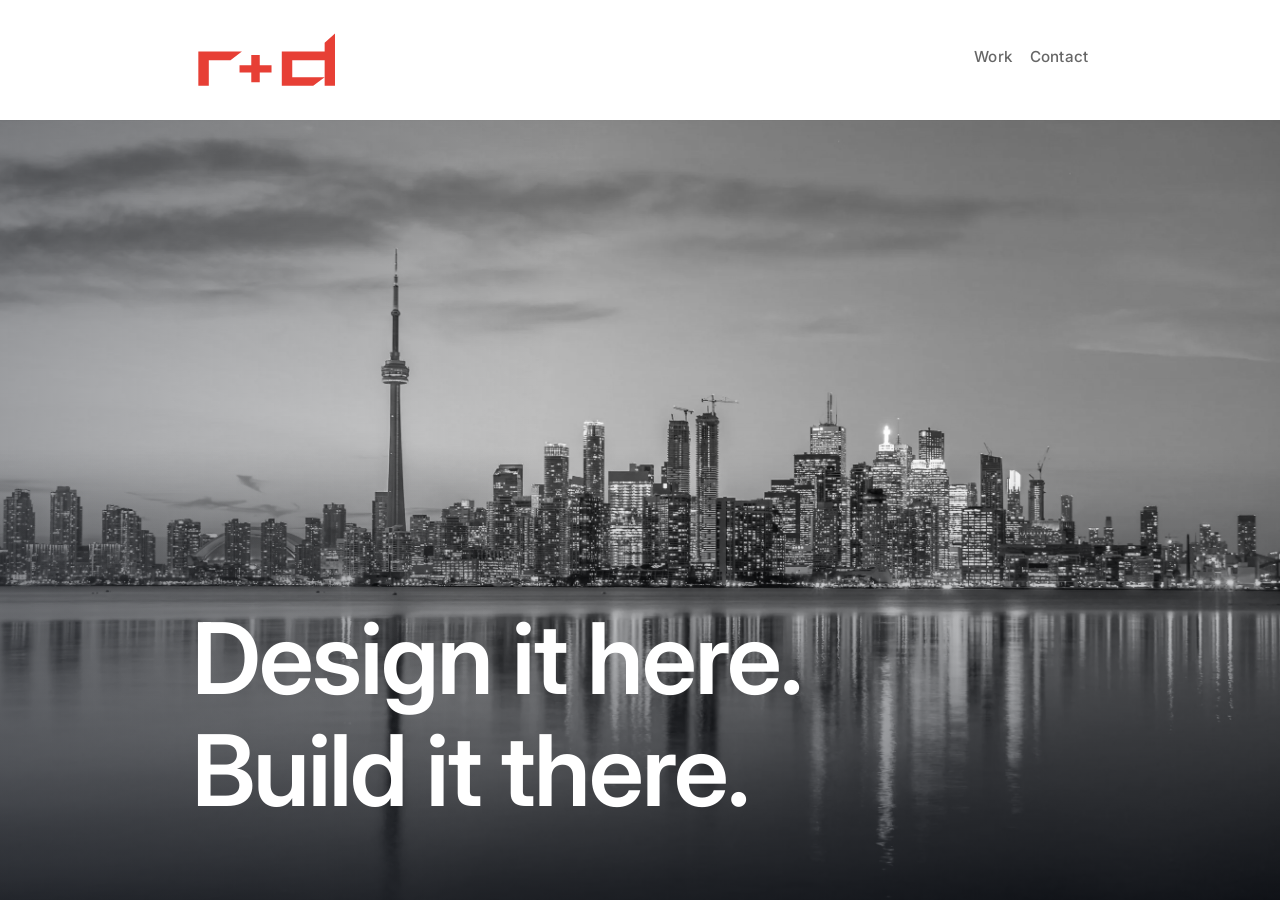
<file: index.html>
<!doctype html>
<html lang="en">
<head>
<meta charset="utf-8">
<meta name="viewport" content="width=device-width, initial-scale=1">
<title>Ross + Doell</title>
<meta name="description" content="Product design and manufacturing, from one studio.">
<link rel="icon" href="favicon.svg" type="image/svg+xml">
<link rel="icon" href="favicon.ico" sizes="any">
<link rel="apple-touch-icon" href="apple-touch-icon.png">
<link rel="canonical" href="https://rossdoell.com/">
<meta property="og:type" content="website">
<meta property="og:site_name" content="Ross + Doell">
<meta property="og:title" content="Ross + Doell">
<meta property="og:description" content="Product design and manufacturing, from one studio.">
<meta property="og:url" content="https://rossdoell.com/">
<meta property="og:image" content="https://rossdoell.com/images/og-image.jpg">
<meta property="og:image:width" content="1200">
<meta property="og:image:height" content="630">
<meta property="og:image:alt" content="Toronto skyline with the words Design it here. Build it there.">
<meta name="twitter:card" content="summary_large_image">
<link rel="stylesheet" href="styles.css">
<link rel="preconnect" href="https://fonts.googleapis.com">
<link rel="preconnect" href="https://fonts.gstatic.com" crossorigin>
<link rel="stylesheet" href="https://fonts.googleapis.com/css2?family=Inter:wght@100..900&display=swap">
<style>
  /* Pre-launch homepage is just the header and the hero: the page is locked
     to the viewport so there's nothing to scroll to, and the hero fills it
     full-bleed under the translucent header. */
  html, body{ height:100%; overflow:hidden; }
  main{ padding-top:0; }
  .hero-pin{
    /* starts below the header (rather than running under it) so the top of
       the photo, and the CN Tower's tip, is never hidden behind it */
    position:fixed; inset:var(--header-h) 0 0 0; z-index:1; overflow:hidden;
    display:flex; align-items:flex-end;
    background:var(--line);
  }
  .hero-pin-img{
    position:absolute; inset:0; width:100%; height:100%;
    object-fit:cover; display:block;
    /* keeps the CN Tower in frame at any window shape. Horizontally, it
       sits ~31% across the photo, so anchoring the crop at 31% pins it to
       the same spot on screen however narrow the window gets. Vertically,
       the photo's scaled height is 58.68vw (2800x1643) and the tower's tip
       is ~16.6% down it: when a wide, short window has to crop height, the
       crop comes off the bottom (lake) first and never takes more than 12%
       (7.04vw) off the top, so the tip always clears the edge. */
    object-position:31% calc(-1 * min(max(0px, 58.68vw - (100vh - var(--header-h))), 7.04vw));
    filter:grayscale(100%);
  }
  /* two soft gradients, not a flat block — one fading up from the bottom
     edge, one fading in from the left — so the darkest patch sits exactly
     behind the headline (bottom-left, over the lake) while the skyline and
     sky above stay unobscured as a photo in their own right */
  .hero-pin::after{
    content:''; position:absolute; inset:0;
    background:
      linear-gradient(0deg, rgba(8,12,20,.62) 0%, rgba(8,12,20,.3) 32%, rgba(8,12,20,0) 58%),
      linear-gradient(100deg, rgba(8,12,20,.4) 0%, rgba(8,12,20,0) 42%);
  }
  .hero-pin-text{
    position:relative; z-index:1;
    padding-inline:var(--wrap-pad);
    padding-bottom:clamp(3rem, 6vw, 6rem);
    flex:0 0 min(88%, 1300px);
    max-width:min(88%, 1300px);
  }
  .hero-pin-text h1{
    font-size:clamp(3.2rem, 2.08rem + 5.12vw, 7.2rem);
    font-weight:600; letter-spacing:-0.02em; line-height:1.08;
    display:flex; flex-direction:column; gap:.05em;
    color:#fff; margin:0;
  }
  .hero-pin-text .line{ display:inline-block; opacity:0; white-space:nowrap; }
  .hero-pin-text .line-left{ animation:heroSlideLeft 10s cubic-bezier(.16,.84,.44,1) 1.111s forwards; }
  .hero-pin-text .line-right{ animation:heroSlideRight 10s cubic-bezier(.16,.84,.44,1) 3.889s forwards; }
  @media (max-width:800px){
    /* use the full width on smaller screens: the fit script scales the
       headline to its container, so more room means bigger text */
    .hero-pin-text{ flex-basis:100%; max-width:100%; padding-bottom:3rem; }
    .hero-pin::after{
      background:
        linear-gradient(0deg, rgba(8,12,20,.68) 0%, rgba(8,12,20,.32) 34%, rgba(8,12,20,0) 60%),
        linear-gradient(100deg, rgba(8,12,20,.4) 0%, rgba(8,12,20,0) 55%);
    }
  }
  @keyframes heroSlideLeft{ from{ opacity:0; transform:translateX(-70px); } to{ opacity:1; transform:translateX(0); } }
  @keyframes heroSlideRight{ from{ opacity:0; transform:translateX(70px); } to{ opacity:1; transform:translateX(0); } }

  </style>
</head>
<body>

<header>
  <div class="wrap nav">
    <a class="brand" href="index.html" aria-label="Ross + Doell home">
      <svg viewBox="122 38 96 42" role="img" aria-hidden="true">
        <path fill-rule="evenodd" d="M 212.31 42.16 L 205.78 47.99 L 205.78 53.48 L 178.71 53.48 L 178.71 75.14 L 198.56 75.14 L 205.78 69.69 L 205.78 75.14 L 212.31 75.14 Z M 185.32 58.95 L 205.78 58.95 L 205.78 69.69 L 185.32 69.69 Z M 126.00 53.48 L 126.00 75.14 L 132.61 75.14 L 132.61 58.95 L 146.31 58.95 L 153.52 53.48 Z M 159.44 55.66 L 159.44 62.22 L 152.02 62.22 L 152.02 66.78 L 159.44 66.78 C 159.44 66.78 159.45 72.35 159.45 72.96 L 164.80 72.96 C 164.80 72.35 164.79 66.78 164.79 66.78 L 172.23 66.78 L 172.23 62.22 L 164.79 62.22 L 164.79 55.66 Z"/>
      </svg>
    </a>
    <nav class="links" aria-label="Primary">
      <a href="work.html">Work</a>
      <a href="contact.html">Contact</a>
    </nav>
    <button class="menu-toggle" id="menu-toggle" type="button" aria-label="Open menu" aria-expanded="false" aria-controls="mobile-nav">
      <span></span><span></span><span></span>
    </button>
  </div>
</header>

<div class="mobile-nav" id="mobile-nav" hidden>
  <button class="mobile-nav-close" id="mobile-nav-close" type="button" aria-label="Close menu">
    <svg viewBox="0 0 24 24" fill="none" stroke="currentColor" stroke-width="2" aria-hidden="true"><path d="M6 6l12 12M18 6L6 18"/></svg>
  </button>
  <nav class="mobile-nav-links" aria-label="Primary"></nav>
</div>

<main>
  <div class="hero-pin">
    <img class="hero-pin-img" src="images/skyline-full.webp" alt="Toronto skyline at dusk, reflected in the lake" width="2800" height="1643">
    <div class="hero-pin-text">
      <h1>
        <span class="line line-left">Design it here.</span>
        <span class="line line-right">Build it there.</span>
      </h1>
    </div>
  </div>

</main>

<script>
(function(){
  var h1 = document.querySelector('.hero-pin-text h1');
  var lines = document.querySelectorAll('.hero-pin-text .line');
  if(!h1 || !lines.length) return;

  function fitHero(){
    h1.style.fontSize = '';
    var container = h1.parentElement;
    if(!container) return;
    var cs = getComputedStyle(container);
    var available = container.clientWidth - parseFloat(cs.paddingLeft) - parseFloat(cs.paddingRight);
    var baseSize = parseFloat(getComputedStyle(h1).fontSize);
    var minScale = 1;
    lines.forEach(function(line){
      var natural = line.scrollWidth;
      if(natural > available){
        var scale = available / natural;
        if(scale < minScale) minScale = scale;
      }
    });
    if(minScale < 1){
      h1.style.fontSize = (baseSize * minScale * 0.97) + 'px';
    }
  }

  fitHero();
  // re-fit once Inter has loaded: measuring with the fallback font first
  // under-sizes the lines and the headline then overflows on phones
  if(document.fonts && document.fonts.ready){ document.fonts.ready.then(fitHero); }
  window.addEventListener('resize', fitHero);
})();
</script>

<script src="mobile-menu.js"></script>
</body>
</html>
</file>
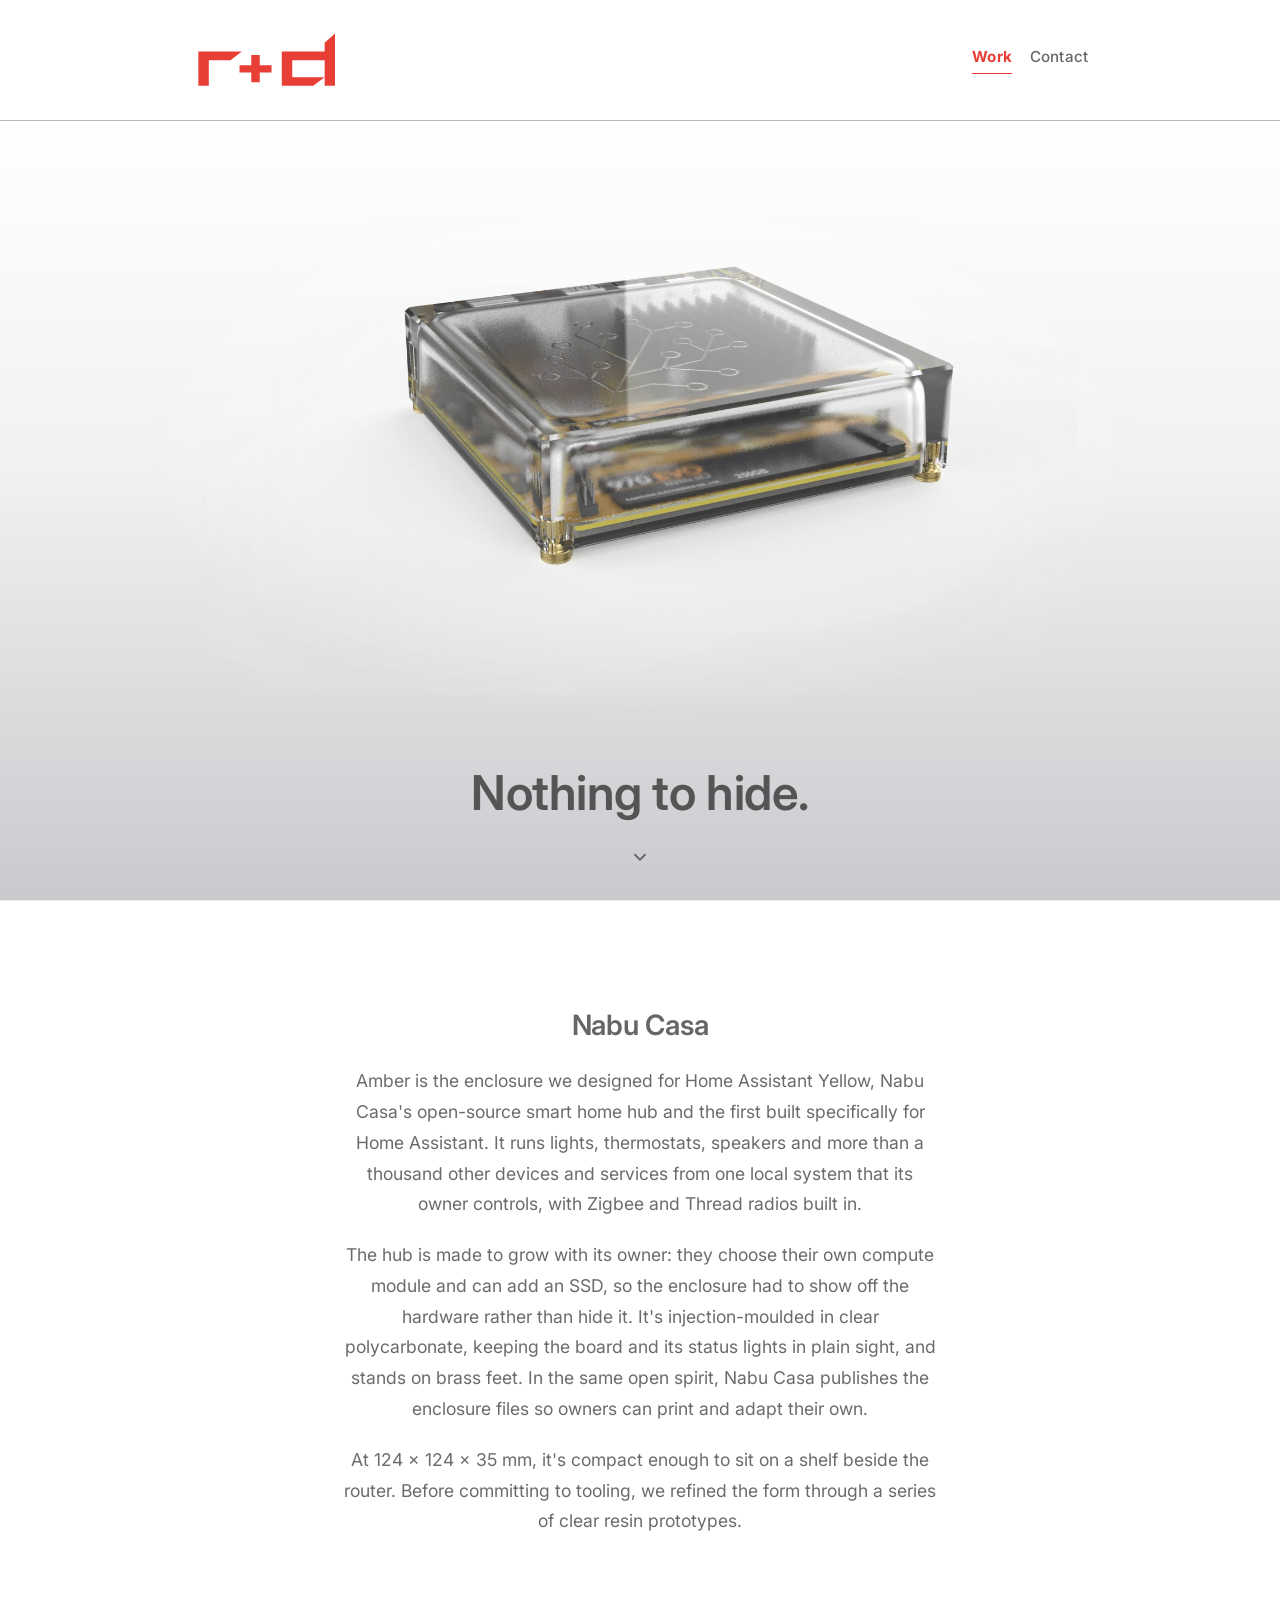
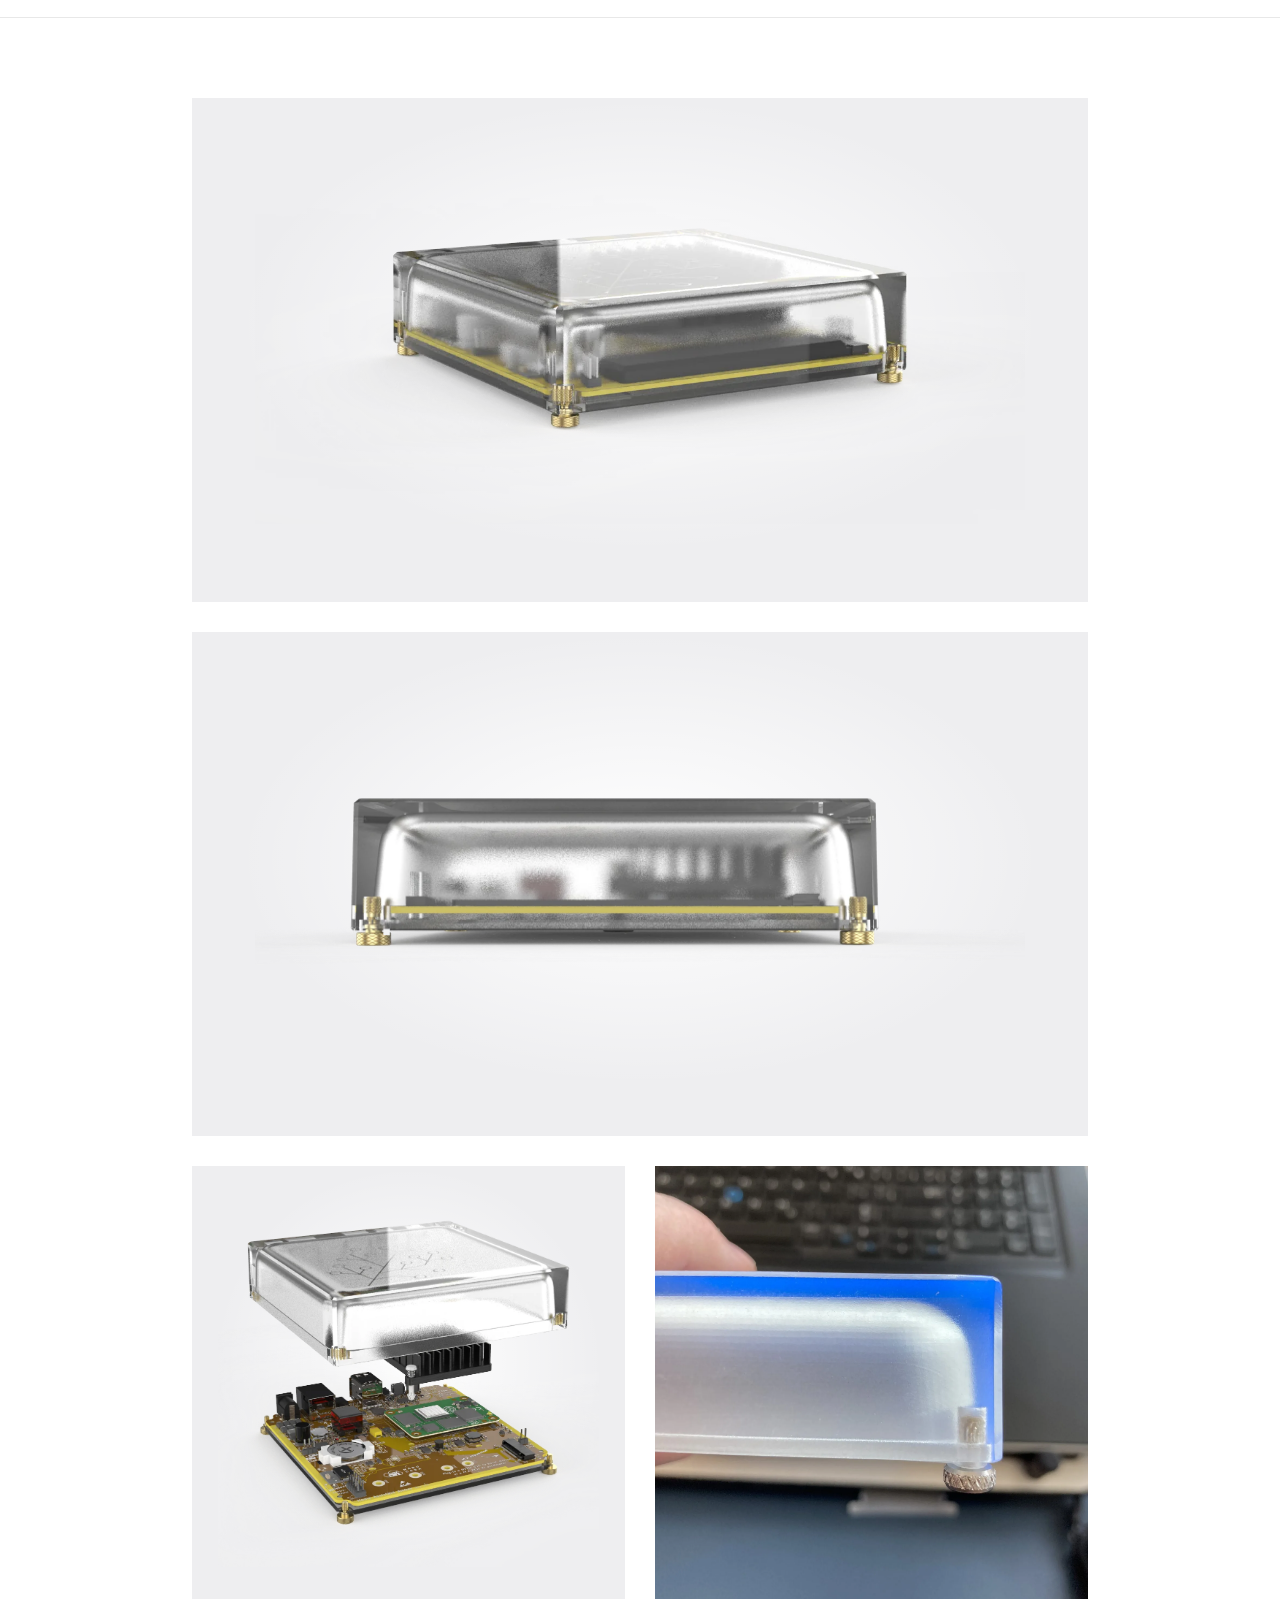
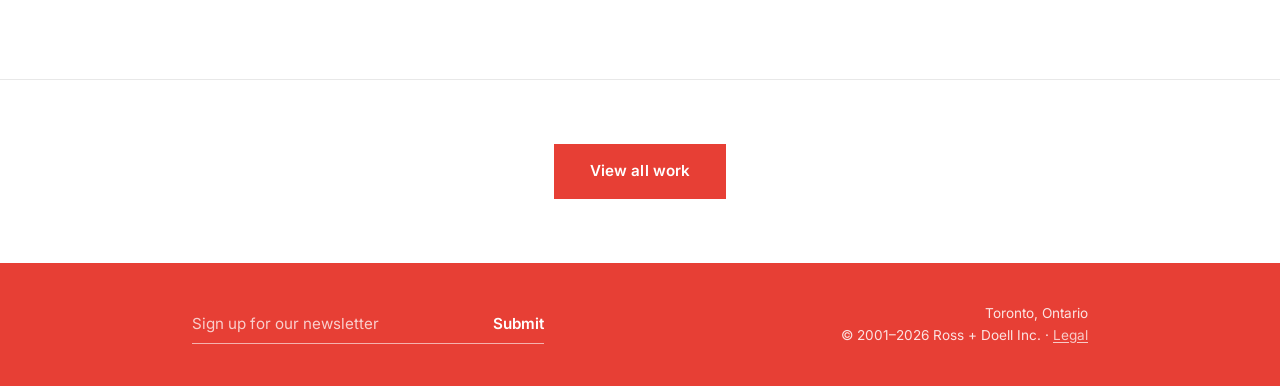
<file: amber.html>
<!doctype html>
<html lang="en">
<head>
<meta charset="utf-8">
<meta name="viewport" content="width=device-width, initial-scale=1">
<title>Amber — Ross + Doell</title>
<meta name="description" content="Amber for Nabu Casa — the clear, injection-moulded polycarbonate enclosure for Home Assistant Yellow, an open-source smart home hub.">
<link rel="icon" href="favicon.svg" type="image/svg+xml">
<link rel="icon" href="favicon.ico" sizes="any">
<link rel="apple-touch-icon" href="apple-touch-icon.png">
<link rel="canonical" href="https://rossdoell.com/amber.html">
<meta property="og:type" content="website">
<meta property="og:site_name" content="Ross + Doell">
<meta property="og:title" content="Amber — Ross + Doell">
<meta property="og:description" content="Amber for Nabu Casa — the clear, injection-moulded polycarbonate enclosure for Home Assistant Yellow, an open-source smart home hub.">
<meta property="og:url" content="https://rossdoell.com/amber.html">
<meta property="og:image" content="https://rossdoell.com/images/og-image.jpg">
<meta property="og:image:width" content="1200">
<meta property="og:image:height" content="630">
<meta property="og:image:alt" content="Toronto skyline with the words Design it here. Build it there.">
<meta name="twitter:card" content="summary_large_image">
<link rel="stylesheet" href="styles.css">
<link rel="stylesheet" href="project.css">
<link rel="preconnect" href="https://fonts.googleapis.com">
<link rel="preconnect" href="https://fonts.gstatic.com" crossorigin>
<link rel="stylesheet" href="https://fonts.googleapis.com/css2?family=Inter:wght@100..900&display=swap">
<style>
  /* hero — the Amber render is an isolated product on a transparent
     background, so it sits whole (contained, not cropped) on a light studio
     sweep with fixed colours, so it reads the same in dark mode. The motto
     is set in dark ink at the bottom, clear of the device. */
  .project-hero{
    position:relative; height:calc(100vh - 120px); min-height:26rem; overflow:hidden;
    border-top:1px solid var(--line);
    background:
      radial-gradient(ellipse 55% 50% at 50% 42%, rgba(255,255,255,.9), rgba(255,255,255,0) 70%),
      linear-gradient(to bottom, #ffffff 0%, #f1f1f2 45%, #c9cacd 100%);
    display:flex; align-items:center; justify-content:center;
    padding-bottom:7rem; /* lifts the device clear of the motto below it */
  }
  .project-hero img{
    max-width:min(80%, 900px); max-height:72%; width:auto; height:auto;
    object-fit:contain; display:block;
  }
  .project-motto{
    position:absolute; inset:0; z-index:1;
    display:flex; align-items:flex-end; justify-content:center;
    padding:2rem; padding-bottom:3rem; text-align:center;
  }
  .project-motto h1{
    color:rgba(0,0,0,.6); /* matches the company name heading below (light-mode --text-60), fixed since the hero stays light in dark mode */
    font-size:clamp(1.5rem, 1.05rem + 2.6vw, 3rem); font-weight:600;
    letter-spacing:-0.01em; line-height:1.15; max-width:18ch; text-wrap:balance;
  }
  .scroll-cue{
    position:absolute; left:50%; bottom:2rem; z-index:1;
    transform:translateX(-50%); color:#231F20; opacity:.6;
    animation:scrollCueBob 2s ease-in-out infinite;
  }

  /* wide renders: transparent isolates on a soft white backdrop */
  .wide-shot{
    aspect-ratio:16/9; overflow:hidden;
    background:
      radial-gradient(ellipse 60% 60% at 50% 45%, #ffffff, rgba(255,255,255,0) 75%),
      #eeeef0;
    display:flex; align-items:center; justify-content:center;
  }
  .wide-shot img{ width:auto; height:auto; max-width:86%; max-height:80%; object-fit:contain; }

  /* carousel: the exploded render sits contained on the same backdrop;
     the prototype photos (.is-photo) fill their square instead */
  .carousel-photo{
    width:100%; height:100%;
    background:
      radial-gradient(ellipse 60% 60% at 50% 45%, #ffffff, rgba(255,255,255,0) 75%),
      #eeeef0;
    display:flex; align-items:center; justify-content:center; overflow:hidden;
  }
  .carousel-photo img{ width:auto; height:auto; max-width:88%; max-height:88%; object-fit:contain; }
  .carousel-photo.is-photo{ background:var(--line); }
  .carousel-photo.is-photo img{ width:100%; height:100%; max-width:none; max-height:none; object-fit:cover; }

</style>
</head>
<body>

<header>
  <div class="wrap nav">
    <a class="brand" href="index.html" aria-label="Ross + Doell home">
      <svg viewBox="122 38 96 42" role="img" aria-hidden="true">
        <path fill-rule="evenodd" d="M 212.31 42.16 L 205.78 47.99 L 205.78 53.48 L 178.71 53.48 L 178.71 75.14 L 198.56 75.14 L 205.78 69.69 L 205.78 75.14 L 212.31 75.14 Z M 185.32 58.95 L 205.78 58.95 L 205.78 69.69 L 185.32 69.69 Z M 126.00 53.48 L 126.00 75.14 L 132.61 75.14 L 132.61 58.95 L 146.31 58.95 L 153.52 53.48 Z M 159.44 55.66 L 159.44 62.22 L 152.02 62.22 L 152.02 66.78 L 159.44 66.78 C 159.44 66.78 159.45 72.35 159.45 72.96 L 164.80 72.96 C 164.80 72.35 164.79 66.78 164.79 66.78 L 172.23 66.78 L 172.23 62.22 L 164.79 62.22 L 164.79 55.66 Z"/>
      </svg>
    </a>
    <nav class="links" aria-label="Primary">
      <a href="work.html" class="current">Work</a>
      <a href="contact.html">Contact</a>
    </nav>
    <button class="menu-toggle" id="menu-toggle" type="button" aria-label="Open menu" aria-expanded="false" aria-controls="mobile-nav">
      <span></span><span></span><span></span>
    </button>
  </div>
</header>

<div class="mobile-nav" id="mobile-nav" hidden>
  <button class="mobile-nav-close" id="mobile-nav-close" type="button" aria-label="Close menu">
    <svg viewBox="0 0 24 24" fill="none" stroke="currentColor" stroke-width="2" aria-hidden="true"><path d="M6 6l12 12M18 6L6 18"/></svg>
  </button>
  <nav class="mobile-nav-links" aria-label="Primary"></nav>
</div>

<main>
  <div class="project-hero">
    <img src="images/amber/hero.webp" alt="Amber, a clear polycarbonate enclosure showing the circuit board inside, product render" width="1600" height="877">
    <div class="project-motto">
      <h1>Nothing to hide.</h1>
    </div>
    <div class="scroll-cue" aria-hidden="true">
      <svg viewBox="0 0 24 24" fill="none" stroke="currentColor" stroke-width="2"><path d="M6 9l6 6 6-6"/></svg>
    </div>
  </div>

  <div class="wrap project-intro">
    <div class="project-intro-inner">
      <h2>Nabu Casa</h2>
      <p>Amber is the enclosure we designed for Home Assistant Yellow, Nabu Casa's open-source smart home hub and the first built specifically for Home Assistant. It runs lights, thermostats, speakers and more than a thousand other devices and services from one local system that its owner controls, with Zigbee and Thread radios built in.</p>
      <p>The hub is made to grow with its owner: they choose their own compute module and can add an SSD, so the enclosure had to show off the hardware rather than hide it. It's injection-moulded in clear polycarbonate, keeping the board and its status lights in plain sight, and stands on brass feet. In the same open spirit, Nabu Casa publishes the enclosure files so owners can print and adapt their own.</p>
      <p>At 124 × 124 × 35 mm, it's compact enough to sit on a shelf beside the router. Before committing to tooling, we refined the form through a series of clear resin prototypes.</p>
    </div>
  </div>

  <div class="wrap project-gallery">
    <div class="gallery-wide">
      <div class="wide-shot"><img src="images/amber/wide1.webp" alt="Amber enclosure, three-quarter view" loading="lazy"></div>
      <div class="wide-shot"><img src="images/amber/wide2.webp" alt="Amber enclosure, front view showing the board and brass feet through the clear shell" loading="lazy" width="1600" height="548"></div>
    </div>

    <div class="gallery-pillars">
      <div class="carousel-wrap">
        <div class="carousel-track" id="carousel-track">
          <div class="carousel-slot"><div class="carousel-photo"><img src="images/amber/a1.webp" alt="Exploded view: the clear cover lifted above the circuit board and heatsink" loading="lazy"></div></div>
          <div class="carousel-slot"><div class="carousel-photo is-photo"><img src="images/amber/a2.webp" alt="Close-up of a clear prototype's edge and brass foot" loading="lazy"></div></div>
          <div class="carousel-slot"><div class="carousel-photo is-photo"><img src="images/amber/a3.webp" alt="A freshly printed clear prototype cover held up after washing" loading="lazy"></div></div>
          <div class="carousel-slot"><div class="carousel-photo is-photo"><img src="images/amber/a4.webp" alt="A clear prototype cover on the build plate of a resin 3D printer, still on its supports" loading="lazy"></div></div>
          <div class="carousel-slot"><div class="carousel-photo"><img src="images/amber/a1.webp" alt="" loading="lazy"></div></div>
        </div>
      </div>
    </div>
  </div>

  <div class="wrap project-cta">
    <a class="btn-primary" href="work.html">View all work</a>
  </div>
</main>

<footer>
  <div class="wrap foot-row">
    <div class="foot-news">
      <form class="news-form" id="news-form" novalidate>
        <label class="news-label" for="news-email">Sign up for our newsletter</label>
        <input class="news-input" id="news-email" name="email" type="email" autocomplete="email" placeholder="Sign up for our newsletter" required>
        <button class="news-submit" type="submit">Submit</button>
      </form>
      <p class="news-status" id="news-status" role="status" aria-live="polite"></p>
    </div>
    <div class="foot-meta">
      Toronto, Ontario<br>
      © 2001–2026 Ross + Doell Inc. · <a href="legal.html">Legal</a>
    </div>
  </div>
</footer>

<script src="header-scroll.js"></script>
<script src="mobile-menu.js"></script>
<script src="newsletter.js"></script>
<script src="carousel.js"></script>
</body>
</html>
</file>
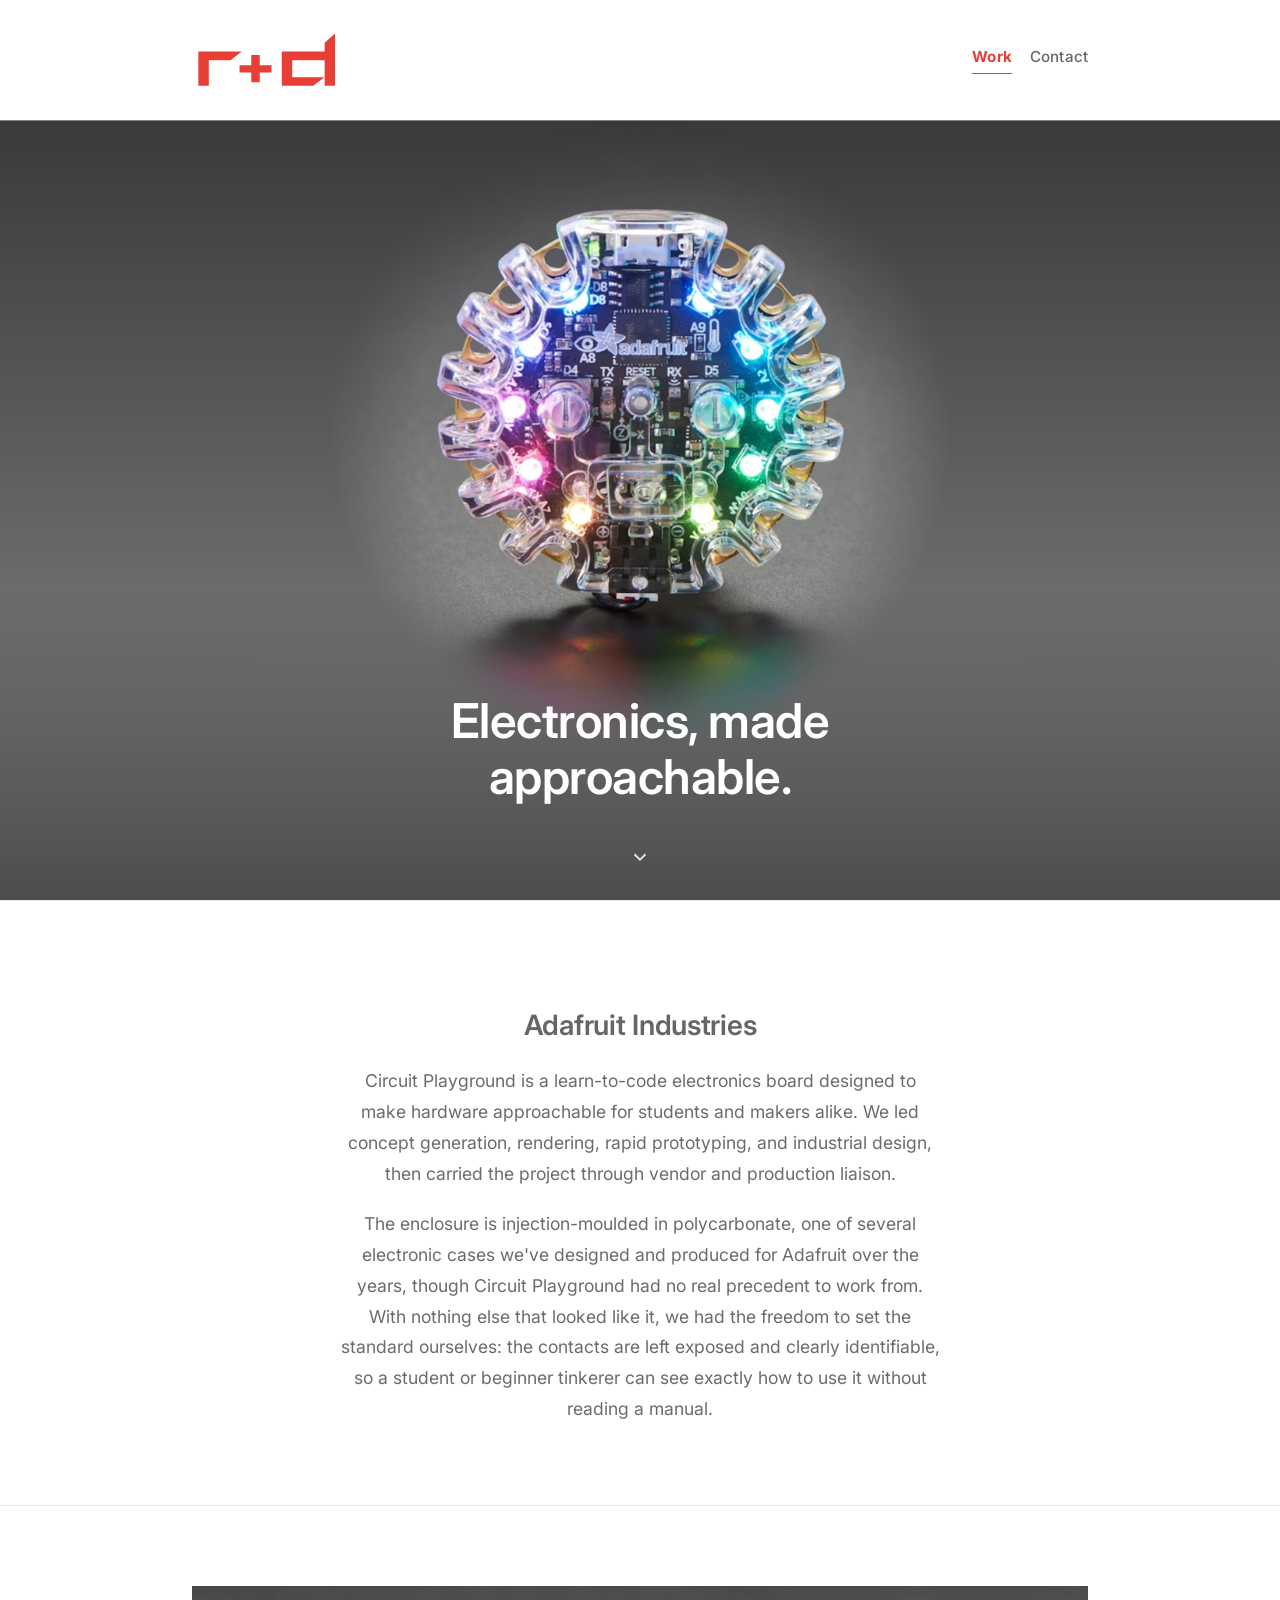
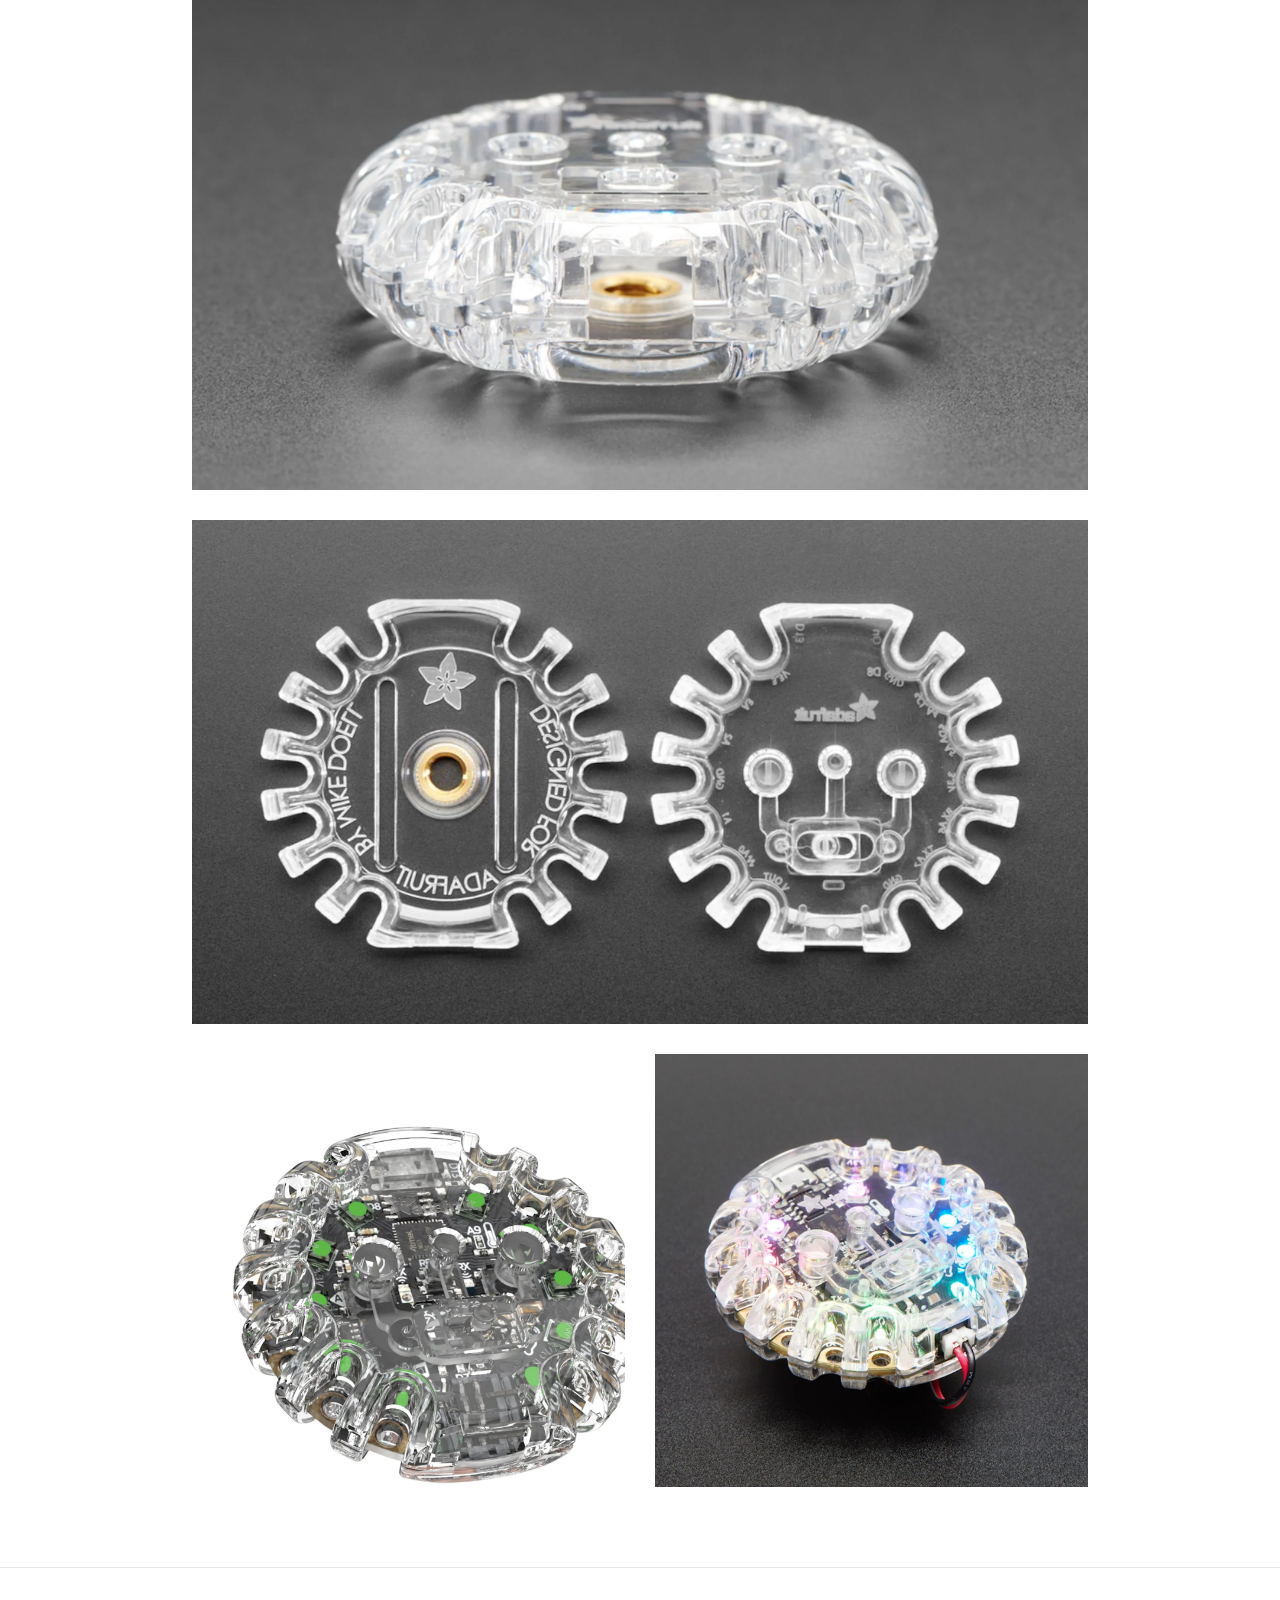
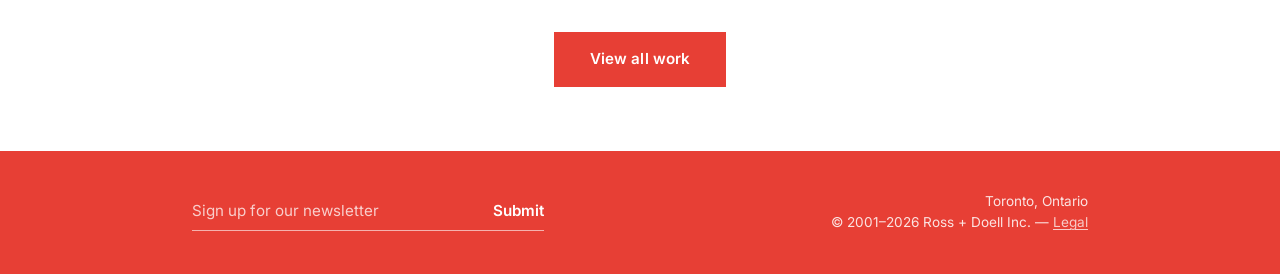
<file: circuit-playground.html>
<!doctype html>
<html lang="en">
<head>
<meta charset="utf-8">
<meta name="viewport" content="width=device-width, initial-scale=1">
<title>Circuit Playground — Ross + Doell</title>
<meta name="description" content="Circuit Playground for Adafruit Industries — a learn-to-code electronics board.">
<link rel="icon" href="favicon.svg" type="image/svg+xml">
<link rel="icon" href="favicon.ico" sizes="any">
<link rel="apple-touch-icon" href="apple-touch-icon.png">
<link rel="canonical" href="https://rossdoell.com/circuit-playground.html">
<meta property="og:type" content="website">
<meta property="og:site_name" content="Ross + Doell">
<meta property="og:title" content="Circuit Playground — Ross + Doell">
<meta property="og:description" content="Circuit Playground for Adafruit Industries — a learn-to-code electronics board.">
<meta property="og:url" content="https://rossdoell.com/circuit-playground.html">
<meta property="og:image" content="https://rossdoell.com/images/og-image.jpg">
<meta property="og:image:width" content="1200">
<meta property="og:image:height" content="630">
<meta property="og:image:alt" content="Toronto skyline with the words Design it here. Build it there.">
<meta name="twitter:card" content="summary_large_image">
<link rel="stylesheet" href="styles.css">
<link rel="stylesheet" href="project.css">
<link rel="preconnect" href="https://fonts.googleapis.com">
<link rel="preconnect" href="https://fonts.gstatic.com" crossorigin>
<link rel="stylesheet" href="https://fonts.googleapis.com/css2?family=Inter:wght@100..900&display=swap">
<style>
  /* hero — the hero photo is a square studio shot on a seamless grey
     sweep (≈#383838 at the top fading to ≈#949494 at the bottom), so
     instead of cropping it with cover (which cuts the board off on wide
     screens), it's shown whole, a little short of full hero height, with
     a soft radial mask feathering all four edges into the hero's own
     background — which repeats that same top-to-bottom fade — so there's
     no visible seam. That leaves a clear band at the bottom for the motto
     instead of it landing on top of the board. */
  .project-hero{
    position:relative; height:calc(100vh - 120px); min-height:26rem; overflow:hidden;
    border-top:1px solid var(--line);
    background:linear-gradient(to bottom, #3a3a3a, #8c8c8c);
    display:flex; justify-content:center; align-items:flex-start;
  }
  .project-hero img{
    height:80%; width:auto; max-width:none; flex:none; display:block;
    -webkit-mask-image:radial-gradient(closest-side, #000 72%, transparent 100%);
            mask-image:radial-gradient(closest-side, #000 72%, transparent 100%);
  }
  .project-hero::after{
    content:''; position:absolute; inset:0;
    background:linear-gradient(to bottom, rgba(15,13,14,0) 60%, rgba(15,13,14,.5) 100%);
  }
  .project-motto{
    position:absolute; inset:0; z-index:1;
    display:flex; align-items:flex-end; justify-content:center;
    padding:2rem; padding-bottom:4rem; text-align:center;
  }
  .project-motto h1{
    color:#fff; font-size:clamp(1.5rem, 1.05rem + 2.6vw, 3rem); font-weight:600;
    letter-spacing:-0.01em; line-height:1.15; max-width:18ch; text-wrap:balance;
  }
  .scroll-cue{
    position:absolute; left:50%; bottom:2rem; z-index:1;
    transform:translateX(-50%); color:#fff; opacity:.85;
    animation:scrollCueBob 2s ease-in-out infinite;
  }

</style>
</head>
<body>

<header>
  <div class="wrap nav">
    <a class="brand" href="index.html" aria-label="Ross + Doell home">
      <svg viewBox="122 38 96 42" role="img" aria-hidden="true">
        <path fill-rule="evenodd" d="M 212.31 42.16 L 205.78 47.99 L 205.78 53.48 L 178.71 53.48 L 178.71 75.14 L 198.56 75.14 L 205.78 69.69 L 205.78 75.14 L 212.31 75.14 Z M 185.32 58.95 L 205.78 58.95 L 205.78 69.69 L 185.32 69.69 Z M 126.00 53.48 L 126.00 75.14 L 132.61 75.14 L 132.61 58.95 L 146.31 58.95 L 153.52 53.48 Z M 159.44 55.66 L 159.44 62.22 L 152.02 62.22 L 152.02 66.78 L 159.44 66.78 C 159.44 66.78 159.45 72.35 159.45 72.96 L 164.80 72.96 C 164.80 72.35 164.79 66.78 164.79 66.78 L 172.23 66.78 L 172.23 62.22 L 164.79 62.22 L 164.79 55.66 Z"/>
      </svg>
    </a>
    <nav class="links" aria-label="Primary">
      <a href="work.html" class="current">Work</a>
      <a href="contact.html">Contact</a>
    </nav>
    <button class="menu-toggle" id="menu-toggle" type="button" aria-label="Open menu" aria-expanded="false" aria-controls="mobile-nav">
      <span></span><span></span><span></span>
    </button>
  </div>
</header>

<div class="mobile-nav" id="mobile-nav" hidden>
  <button class="mobile-nav-close" id="mobile-nav-close" type="button" aria-label="Close menu">
    <svg viewBox="0 0 24 24" fill="none" stroke="currentColor" stroke-width="2" aria-hidden="true"><path d="M6 6l12 12M18 6L6 18"/></svg>
  </button>
  <nav class="mobile-nav-links" aria-label="Primary"></nav>
</div>

<main>
  <div class="project-hero">
    <img src="images/circuit-playground/hero.webp" alt="Circuit Playground board in its clear enclosure, with its ring of LEDs lit in rainbow colours">
    <div class="project-motto">
      <h1>Electronics, made approachable.</h1>
    </div>
    <div class="scroll-cue" aria-hidden="true">
      <svg viewBox="0 0 24 24" fill="none" stroke="currentColor" stroke-width="2"><path d="M6 9l6 6 6-6"/></svg>
    </div>
  </div>

  <div class="wrap project-intro">
    <div class="project-intro-inner">
      <h2>Adafruit Industries</h2>
      <p>Circuit Playground is a learn-to-code electronics board designed to make hardware approachable for students and makers alike. We led concept generation, rendering, rapid prototyping, and industrial design, then carried the project through vendor and production liaison.</p>
      <p>The enclosure is injection-moulded in polycarbonate, one of several electronic cases we've designed and produced for Adafruit over the years, though Circuit Playground had no real precedent to work from. With nothing else that looked like it, we had the freedom to set the standard ourselves: the contacts are left exposed and clearly identifiable, so a student or beginner tinkerer can see exactly how to use it without reading a manual.</p>
    </div>
  </div>

  <div class="wrap project-gallery">
    <div class="gallery-wide">
      <div class="wide-shot"><img src="images/circuit-playground/wide1.webp" alt="Clear Circuit Playground enclosure seen edge-on, showing the brass mounting insert" loading="lazy"></div>
      <div class="wide-shot"><img src="images/circuit-playground/wide2.webp" alt="The two halves of the clear enclosure side by side, one embossed &quot;Designed for Adafruit by Mike Doell&quot;" loading="lazy"></div>
    </div>

    <div class="gallery-pillars">
      <div class="carousel-wrap">
        <div class="carousel-track" id="carousel-track">
          <div class="carousel-slot"><div class="carousel-photo"><img src="images/circuit-playground/cp1.webp" alt="Circuit Playground board seated in its clear enclosure, angled view" loading="lazy"></div></div>
          <div class="carousel-slot"><div class="carousel-photo"><img src="images/circuit-playground/cp2.webp" alt="Circuit Playground in its clear enclosure, LEDs lit, angled view with battery lead attached" loading="lazy"></div></div>
          <div class="carousel-slot"><div class="carousel-photo"><img src="images/circuit-playground/cp3.webp" alt="Underside of the board through the clear enclosure, showing the Circuit Playground Express label and brass insert" loading="lazy"></div></div>
          <div class="carousel-slot"><div class="carousel-photo"><img src="images/circuit-playground/cp4.webp" alt="Underside of the empty enclosure, embossed &quot;Designed for Adafruit by Mike Doell&quot;" loading="lazy"></div></div>
          <div class="carousel-slot"><div class="carousel-photo"><img src="images/circuit-playground/cp1.webp" alt="" loading="lazy"></div></div>
        </div>
      </div>
    </div>
  </div>

  <div class="wrap project-cta">
    <a class="btn-primary" href="work.html">View all work</a>
  </div>
</main>

<footer>
  <div class="wrap foot-row">
    <div class="foot-news">
      <form class="news-form" id="news-form" novalidate>
        <label class="news-label" for="news-email">Sign up for our newsletter</label>
        <input class="news-input" id="news-email" name="email" type="email" autocomplete="email" placeholder="Sign up for our newsletter" required>
        <button class="news-submit" type="submit">Submit</button>
      </form>
      <p class="news-status" id="news-status" role="status" aria-live="polite"></p>
    </div>
    <div class="foot-meta">
      Toronto, Ontario<br>
      © 2001–2026 Ross + Doell Inc. — <a href="legal.html">Legal</a>
    </div>
  </div>
</footer>

<script src="header-scroll.js"></script>
<script src="mobile-menu.js"></script>
<script src="newsletter.js"></script>
<script src="carousel.js"></script>
</body>
</html>
</file>
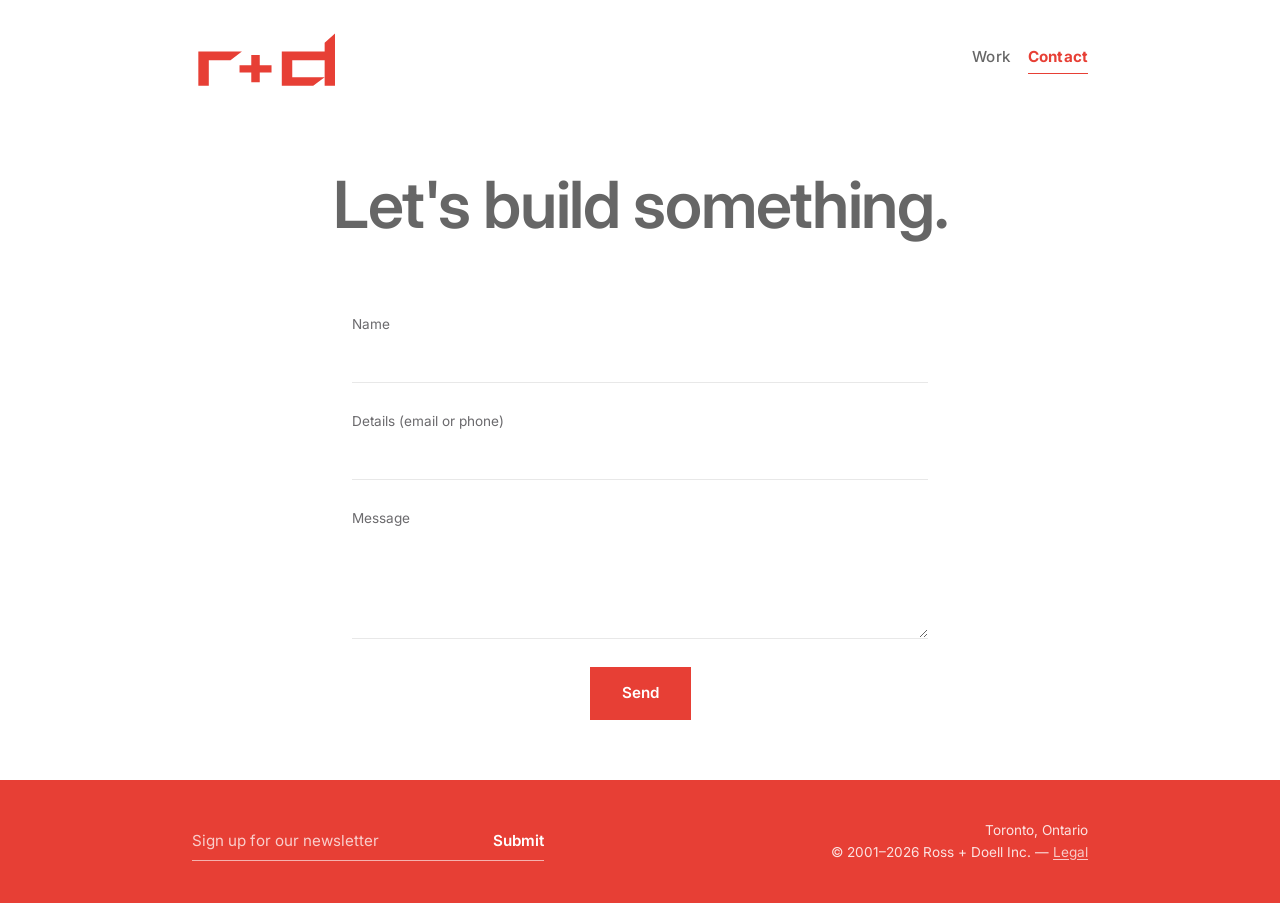
<file: contact.html>
<!doctype html>
<html lang="en">
<head>
<meta charset="utf-8">
<meta name="viewport" content="width=device-width, initial-scale=1">
<title>Contact — Ross + Doell</title>
<meta name="description" content="Get in touch with Ross + Doell.">
<link rel="icon" href="favicon.svg" type="image/svg+xml">
<link rel="icon" href="favicon.ico" sizes="any">
<link rel="apple-touch-icon" href="apple-touch-icon.png">
<link rel="canonical" href="https://rossdoell.com/contact.html">
<meta property="og:type" content="website">
<meta property="og:site_name" content="Ross + Doell">
<meta property="og:title" content="Contact — Ross + Doell">
<meta property="og:description" content="Get in touch with Ross + Doell.">
<meta property="og:url" content="https://rossdoell.com/contact.html">
<meta property="og:image" content="https://rossdoell.com/images/og-image.jpg">
<meta property="og:image:width" content="1200">
<meta property="og:image:height" content="630">
<meta property="og:image:alt" content="Toronto skyline with the words Design it here. Build it there.">
<meta name="twitter:card" content="summary_large_image">
<link rel="stylesheet" href="styles.css">
<link rel="preconnect" href="https://fonts.googleapis.com">
<link rel="preconnect" href="https://fonts.gstatic.com" crossorigin>
<link rel="stylesheet" href="https://fonts.googleapis.com/css2?family=Inter:wght@100..900&display=swap">
<style>
  /* fills the space between header and footer and centres the content in
     it, so a large window shows everything with no scrolling; when the
     window is too short for that, the page simply scrolls instead of
     clipping the form */
  .contact-main{
    display:flex; flex-direction:column;
    justify-content:center; justify-content:safe center;
    align-self:stretch; width:100%;
    /* clears the fixed 120px header (main's own padding-top would be
       overridden here) so the heading never tucks under it */
    padding-block:calc(120px + .5rem) 2.5rem;
  }
  .contact-main h1{
    font-size:clamp(2rem, 1.5rem + 3.2vw, 5.5rem);
    font-weight:600; letter-spacing:-0.02em; line-height:1.03;
    white-space:nowrap; color:var(--text-60);
    display:inline-block; opacity:0; transform-origin:center bottom;
    animation:impactLand .7s cubic-bezier(.2,.8,.3,1) forwards;
  }
  @keyframes impactLand{
    0%{ opacity:0; transform:translateY(-46px) scale(1.18); }
    50%{ opacity:1; transform:translateY(8px) scale(0.96); }
    72%{ transform:translateY(-4px) scale(1.02); }
    100%{ opacity:1; transform:translateY(0) scale(1); }
  }
  /* single centred column: heading, then the form at a comfortable reading
     width, with the Send button and status message centred under it */
  .contact-main{ align-items:center; text-align:center; }
  .contact-grid{ margin-top:2rem; width:100%; max-width:36rem; text-align:left; }
  .form-submit{ display:block; margin-inline:auto; }
  .form-status{ text-align:center; }
  /* on phones let the heading wrap rather than run edge to edge */
  @media (max-width:480px){ .contact-main h1{ white-space:normal; text-wrap:balance; } }

  .field{ display:flex; flex-direction:column; gap:.4rem; margin-bottom:1.75rem; }
  .field label{ font-size:.85rem; color:var(--muted); }
  .field input, .field textarea{
    font:inherit; font-size:1.05rem; color:var(--ink);
    background:transparent; border:none; border-bottom:1px solid var(--line);
    padding:.5rem 0; width:100%;
  }
  .field textarea{ resize:vertical; min-height:6.5rem; }
  .field input:focus, .field textarea:focus{ outline:none; border-color:var(--red); }
  .form-submit{
    margin-top:.5rem; background:var(--red); color:#fff; border:none;
    padding:.95rem 2rem; font:inherit; font-weight:600; font-size:.95rem;
    cursor:pointer; transition:background .2s ease;
  }
  .form-submit:hover{ background:var(--red-deep); }
  .form-submit:disabled{ opacity:.55; cursor:default; }
  .form-status{ margin-top:1.25rem; font-size:.95rem; }
  .form-status.error{ color:var(--red); }
  .form-status a{ color:inherit; text-decoration:underline; text-underline-offset:2px; }

</style>
</head>
<body>

<header>
  <div class="wrap nav">
    <a class="brand" href="index.html" aria-label="Ross + Doell home">
      <svg viewBox="122 38 96 42" role="img" aria-hidden="true">
        <path fill-rule="evenodd" d="M 212.31 42.16 L 205.78 47.99 L 205.78 53.48 L 178.71 53.48 L 178.71 75.14 L 198.56 75.14 L 205.78 69.69 L 205.78 75.14 L 212.31 75.14 Z M 185.32 58.95 L 205.78 58.95 L 205.78 69.69 L 185.32 69.69 Z M 126.00 53.48 L 126.00 75.14 L 132.61 75.14 L 132.61 58.95 L 146.31 58.95 L 153.52 53.48 Z M 159.44 55.66 L 159.44 62.22 L 152.02 62.22 L 152.02 66.78 L 159.44 66.78 C 159.44 66.78 159.45 72.35 159.45 72.96 L 164.80 72.96 C 164.80 72.35 164.79 66.78 164.79 66.78 L 172.23 66.78 L 172.23 62.22 L 164.79 62.22 L 164.79 55.66 Z"/>
      </svg>
    </a>
    <nav class="links" aria-label="Primary">
      <a href="work.html">Work</a>
      <a href="contact.html" class="current">Contact</a>
    </nav>
    <button class="menu-toggle" id="menu-toggle" type="button" aria-label="Open menu" aria-expanded="false" aria-controls="mobile-nav">
      <span></span><span></span><span></span>
    </button>
  </div>
</header>

<div class="mobile-nav" id="mobile-nav" hidden>
  <button class="mobile-nav-close" id="mobile-nav-close" type="button" aria-label="Close menu">
    <svg viewBox="0 0 24 24" fill="none" stroke="currentColor" stroke-width="2" aria-hidden="true"><path d="M6 6l12 12M18 6L6 18"/></svg>
  </button>
  <nav class="mobile-nav-links" aria-label="Primary"></nav>
</div>

<main class="wrap contact-main">
  <h1>Let's build something.</h1>

  <div class="contact-grid">
    <div>
      <form id="contact-form" novalidate>
        <div class="field">
          <label for="f-name">Name</label>
          <input id="f-name" name="name" type="text" autocomplete="name" required>
        </div>
        <div class="field">
          <label for="f-details">Details (email or phone)</label>
          <input id="f-details" name="details" type="text" autocomplete="email" required>
        </div>
        <div class="field">
          <label for="f-message">Message</label>
          <textarea id="f-message" name="message" required></textarea>
        </div>
        <input type="text" name="_honey" tabindex="-1" autocomplete="off" aria-hidden="true" style="position:absolute;left:-9999px;width:1px;height:1px;opacity:0">
        <button class="form-submit" type="submit">Send</button>
      </form>
      <p id="form-status" class="form-status" role="status" aria-live="polite"></p>
    </div>
  </div>
</main>

<script>
(function(){
  // Inquiries are delivered to info@rossdoell.com by FormSubmit
  // (formsubmit.co), since a static page can't send email on its own.
  // The address needs a one-time activation: the first submission makes
  // FormSubmit email an "Activate Form" link to info@, and nothing is
  // delivered until someone clicks it. If the service is unreachable or
  // refuses the submission, the visitor gets a link that opens their own
  // email app with the inquiry already filled in, so nothing is lost.
  var TO = 'info@rossdoell.com';
  var ENDPOINT = 'https://formsubmit.co/ajax/' + TO;

  var form = document.getElementById('contact-form');
  var status = document.getElementById('form-status');
  var submitBtn = form.querySelector('.form-submit');

  function mailtoHref(name, details, message) {
    var subject = 'New inquiry from ' + name;
    var body = 'From: ' + name + ' (' + details + ')\n\n' + message;
    return 'mailto:' + TO + '?subject=' + encodeURIComponent(subject) + '&body=' + encodeURIComponent(body);
  }

  function showFallback(name, details, message) {
    status.className = 'form-status error';
    status.textContent = "We couldn't send that just now. ";
    var a = document.createElement('a');
    a.href = mailtoHref(name, details, message);
    a.textContent = 'Email it to ' + TO + ' instead';
    status.appendChild(a);
    status.appendChild(document.createTextNode(' (your message is already filled in).'));
  }

  form.addEventListener('submit', async function (e) {
    e.preventDefault();
    var name = form.name.value.trim();
    var details = form.details.value.trim();
    var message = form.message.value.trim();
    if (!name || !details || !message) {
      status.className = 'form-status error';
      status.textContent = 'Please fill in all three fields.';
      return;
    }
    // hidden honeypot field: real visitors never see or fill it
    if (form._honey.value) return;

    submitBtn.disabled = true;
    submitBtn.textContent = 'Sending…';
    status.className = 'form-status';
    status.textContent = '';

    var payload = {
      name: name,
      contact: details,
      message: message,
      _subject: 'Website inquiry from ' + name,
      _template: 'table',
      _captcha: 'false'
    };
    // lets "Reply" in the inbox go straight to the visitor when they gave an email
    if (/^[^\s@]+@[^\s@]+\.[^\s@]+$/.test(details)) payload._replyto = details;

    try {
      var res = await fetch(ENDPOINT, {
        method: 'POST',
        headers: { 'Content-Type': 'application/json', 'Accept': 'application/json' },
        body: JSON.stringify(payload)
      });
      var data = await res.json().catch(function(){ return {}; });
      if (!res.ok || String(data.success) !== 'true') throw new Error(data.message || ('HTTP ' + res.status));
      form.hidden = true;
      status.className = 'form-status';
      status.textContent = "Thanks, we've got your message and will get back to you shortly.";
    } catch (err) {
      showFallback(name, details, message);
      submitBtn.disabled = false;
      submitBtn.textContent = 'Send';
    }
  });
})();
</script>

<footer>
  <div class="wrap foot-row">
    <div class="foot-news">
      <form class="news-form" id="news-form" novalidate>
        <label class="news-label" for="news-email">Sign up for our newsletter</label>
        <input class="news-input" id="news-email" name="email" type="email" autocomplete="email" placeholder="Sign up for our newsletter" required>
        <button class="news-submit" type="submit">Submit</button>
      </form>
      <p class="news-status" id="news-status" role="status" aria-live="polite"></p>
    </div>
    <div class="foot-meta">
      Toronto, Ontario<br>
      © 2001–2026 Ross + Doell Inc. — <a href="legal.html">Legal</a>
    </div>
  </div>
</footer>

<script src="header-scroll.js"></script>
<script src="mobile-menu.js"></script>
<script src="newsletter.js"></script>
</body>
</html>
</file>
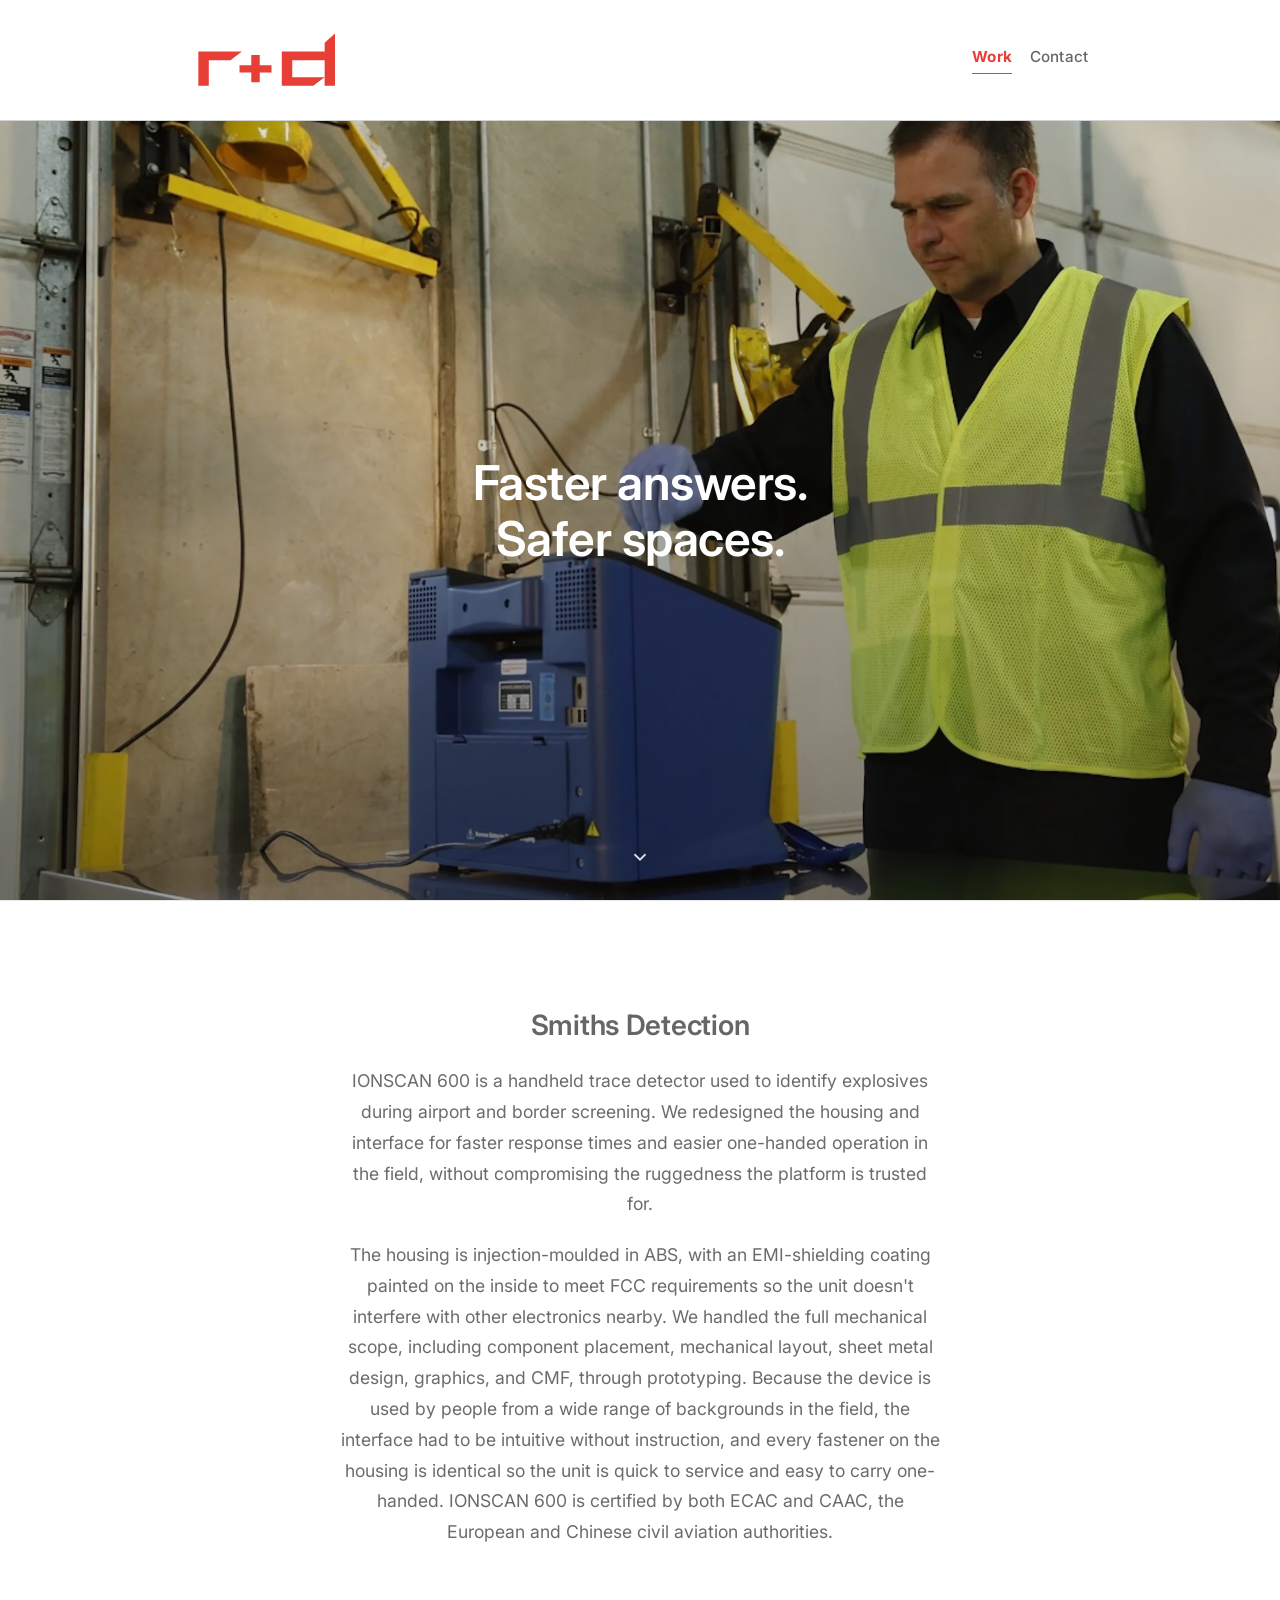
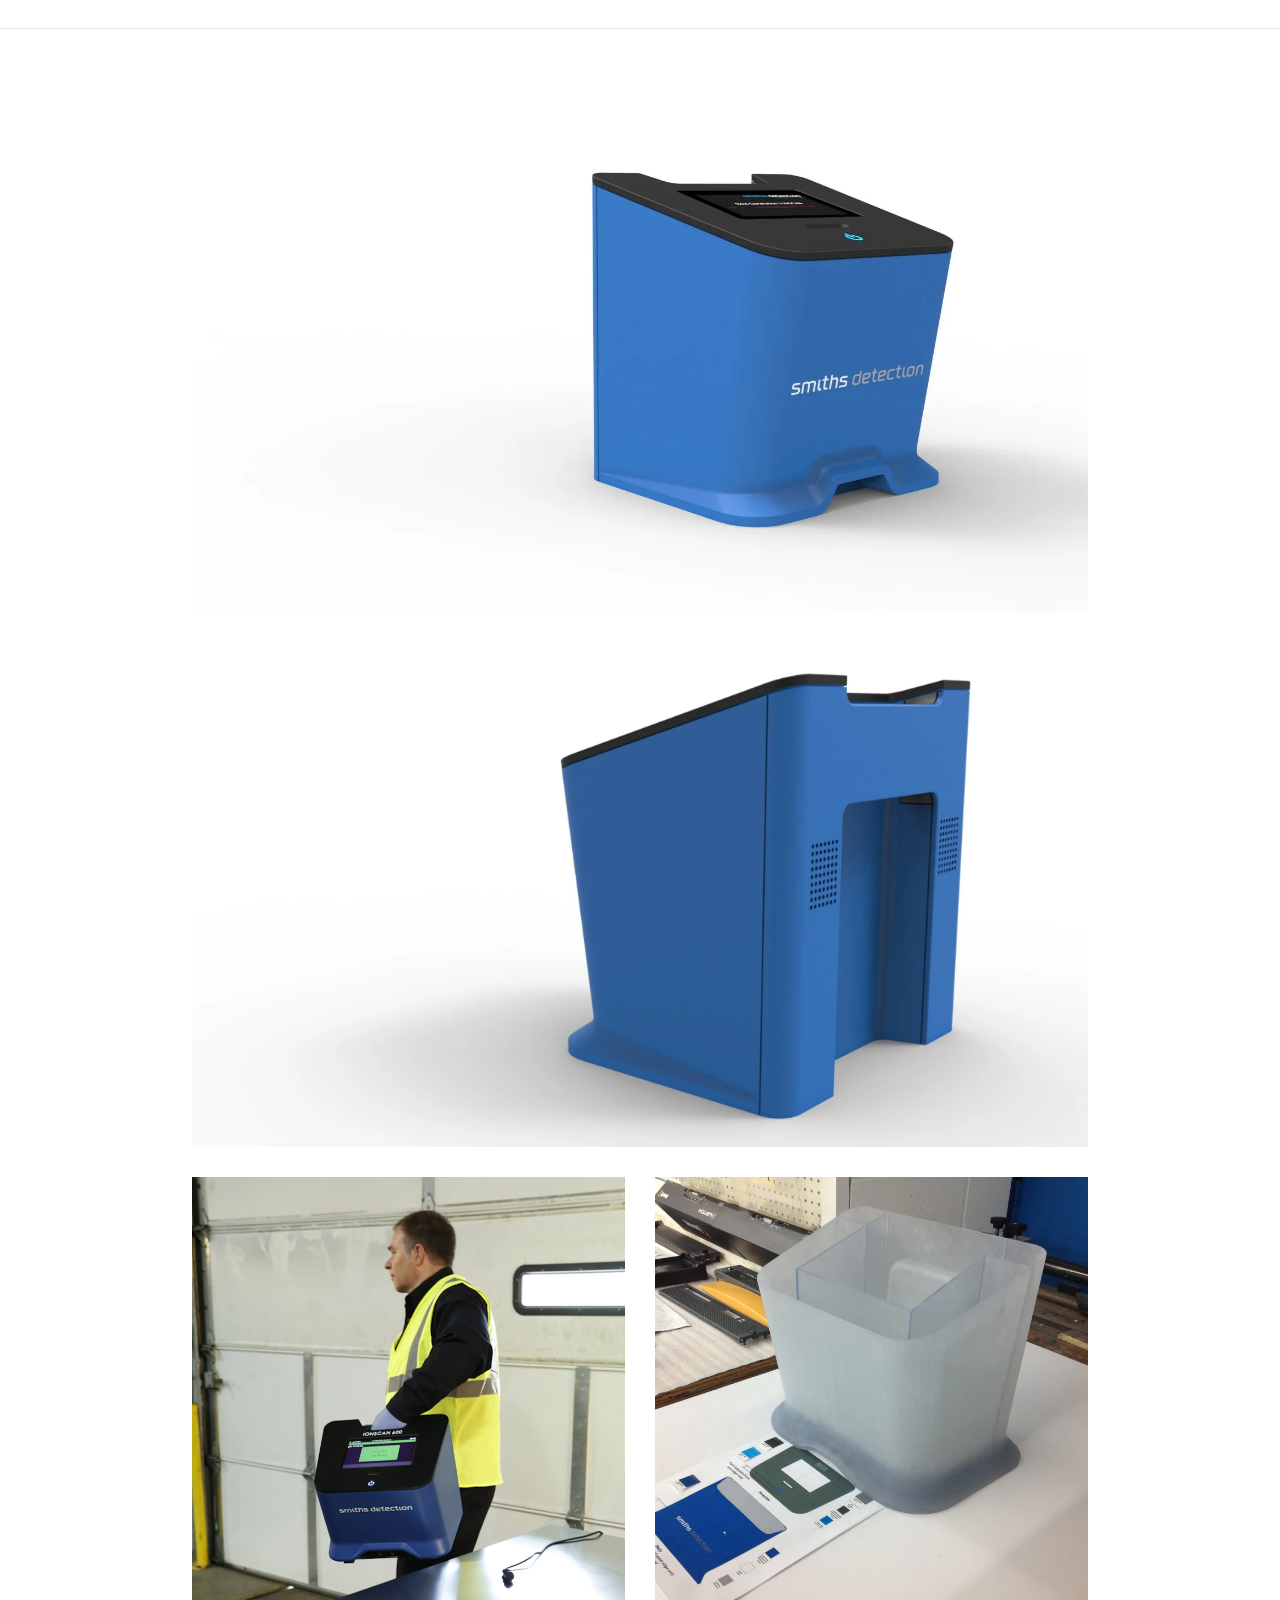
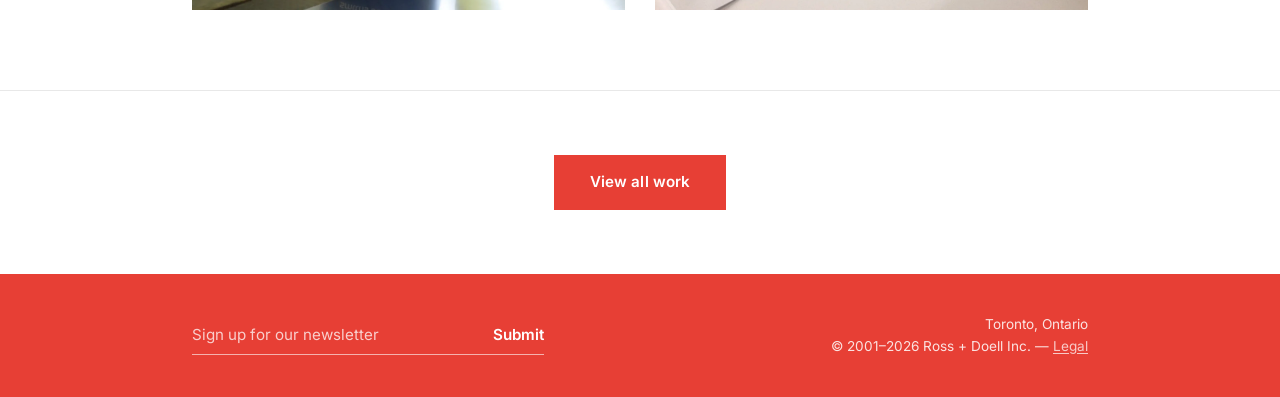
<file: ionscan-600.html>
<!doctype html>
<html lang="en">
<head>
<meta charset="utf-8">
<meta name="viewport" content="width=device-width, initial-scale=1">
<title>IONSCAN 600 — Ross + Doell</title>
<meta name="description" content="IONSCAN 600 for Smiths Detection — a handheld trace detector redesigned for faster response and easier field use.">
<link rel="icon" href="favicon.svg" type="image/svg+xml">
<link rel="icon" href="favicon.ico" sizes="any">
<link rel="apple-touch-icon" href="apple-touch-icon.png">
<link rel="canonical" href="https://rossdoell.com/ionscan-600.html">
<meta property="og:type" content="website">
<meta property="og:site_name" content="Ross + Doell">
<meta property="og:title" content="IONSCAN 600 — Ross + Doell">
<meta property="og:description" content="IONSCAN 600 for Smiths Detection — a handheld trace detector redesigned for faster response and easier field use.">
<meta property="og:url" content="https://rossdoell.com/ionscan-600.html">
<meta property="og:image" content="https://rossdoell.com/images/og-image.jpg">
<meta property="og:image:width" content="1200">
<meta property="og:image:height" content="630">
<meta property="og:image:alt" content="Toronto skyline with the words Design it here. Build it there.">
<meta name="twitter:card" content="summary_large_image">
<link rel="stylesheet" href="styles.css">
<link rel="stylesheet" href="project.css">
<link rel="preconnect" href="https://fonts.googleapis.com">
<link rel="preconnect" href="https://fonts.gstatic.com" crossorigin>
<link rel="stylesheet" href="https://fonts.googleapis.com/css2?family=Inter:wght@100..900&display=swap">
<style>
  /* hero */
  .project-hero{
    position:relative; height:calc(100vh - 120px); min-height:26rem; overflow:hidden;
    border-top:1px solid var(--line); background:var(--line);
  }
  .project-hero img{ width:100%; height:100%; object-fit:cover; display:block; }
  .project-hero::after{
    content:''; position:absolute; inset:0;
    background:linear-gradient(to bottom, rgba(15,13,14,.12), rgba(15,13,14,.4));
  }
  .project-motto{
    position:absolute; inset:0; z-index:1;
    display:flex; align-items:center; justify-content:center;
    padding-inline:2rem; text-align:center;
  }
  .project-motto h1{
    color:#fff; font-size:clamp(1.5rem, 1.05rem + 2.6vw, 3rem); font-weight:600;
    letter-spacing:-0.01em; line-height:1.15; max-width:18ch; text-wrap:balance;
  }
  .scroll-cue{
    position:absolute; left:50%; bottom:2rem; z-index:1;
    transform:translateX(-50%); color:#fff; opacity:.85;
    animation:scrollCueBob 2s ease-in-out infinite;
  }

</style>
</head>
<body>

<header>
  <div class="wrap nav">
    <a class="brand" href="index.html" aria-label="Ross + Doell home">
      <svg viewBox="122 38 96 42" role="img" aria-hidden="true">
        <path fill-rule="evenodd" d="M 212.31 42.16 L 205.78 47.99 L 205.78 53.48 L 178.71 53.48 L 178.71 75.14 L 198.56 75.14 L 205.78 69.69 L 205.78 75.14 L 212.31 75.14 Z M 185.32 58.95 L 205.78 58.95 L 205.78 69.69 L 185.32 69.69 Z M 126.00 53.48 L 126.00 75.14 L 132.61 75.14 L 132.61 58.95 L 146.31 58.95 L 153.52 53.48 Z M 159.44 55.66 L 159.44 62.22 L 152.02 62.22 L 152.02 66.78 L 159.44 66.78 C 159.44 66.78 159.45 72.35 159.45 72.96 L 164.80 72.96 C 164.80 72.35 164.79 66.78 164.79 66.78 L 172.23 66.78 L 172.23 62.22 L 164.79 62.22 L 164.79 55.66 Z"/>
      </svg>
    </a>
    <nav class="links" aria-label="Primary">
      <a href="work.html" class="current">Work</a>
      <a href="contact.html">Contact</a>
    </nav>
    <button class="menu-toggle" id="menu-toggle" type="button" aria-label="Open menu" aria-expanded="false" aria-controls="mobile-nav">
      <span></span><span></span><span></span>
    </button>
  </div>
</header>

<div class="mobile-nav" id="mobile-nav" hidden>
  <button class="mobile-nav-close" id="mobile-nav-close" type="button" aria-label="Close menu">
    <svg viewBox="0 0 24 24" fill="none" stroke="currentColor" stroke-width="2" aria-hidden="true"><path d="M6 6l12 12M18 6L6 18"/></svg>
  </button>
  <nav class="mobile-nav-links" aria-label="Primary"></nav>
</div>

<main>
  <div class="project-hero">
    <img src="images/ionscan/hero.webp" alt="Technician in a hi-vis vest swabbing for a sample beside an IONSCAN 600 at a loading dock">
    <div class="project-motto">
      <h1>Faster answers. Safer spaces.</h1>
    </div>
    <div class="scroll-cue" aria-hidden="true">
      <svg viewBox="0 0 24 24" fill="none" stroke="currentColor" stroke-width="2"><path d="M6 9l6 6 6-6"/></svg>
    </div>
  </div>

  <div class="wrap project-intro">
    <div class="project-intro-inner">
      <h2>Smiths Detection</h2>
      <p>IONSCAN 600 is a handheld trace detector used to identify explosives during airport and border screening. We redesigned the housing and interface for faster response times and easier one-handed operation in the field, without compromising the ruggedness the platform is trusted for.</p>
      <p>The housing is injection-moulded in ABS, with an EMI-shielding coating painted on the inside to meet FCC requirements so the unit doesn't interfere with other electronics nearby. We handled the full mechanical scope, including component placement, mechanical layout, sheet metal design, graphics, and CMF, through prototyping. Because the device is used by people from a wide range of backgrounds in the field, the interface had to be intuitive without instruction, and every fastener on the housing is identical so the unit is quick to service and easy to carry one-handed. IONSCAN 600 is certified by both ECAC and CAAC, the European and Chinese civil aviation authorities.</p>
    </div>
  </div>

  <div class="wrap project-gallery">
    <div class="gallery-wide">
      <div class="wide-shot"><img src="images/ionscan/wide1.webp" alt="IONSCAN 600 trace detector in Smiths Detection blue, front three-quarter render" loading="lazy"></div>
      <div class="wide-shot"><img src="images/ionscan/wide2.webp" alt="IONSCAN 600 rear three-quarter render showing the carry handle and vents" loading="lazy"></div>
    </div>

    <div class="gallery-pillars">
      <div class="carousel-wrap">
        <div class="carousel-track" id="carousel-track">
          <div class="carousel-slot"><div class="carousel-photo"><img src="images/ionscan/ion1.webp" alt="Technician carrying an IONSCAN 600 one-handed by its handle" loading="lazy"></div></div>
          <div class="carousel-slot"><div class="carousel-photo"><img src="images/ionscan/ion2.webp" alt="Translucent prototype housing beside colour and finish samples" loading="lazy"></div></div>
          <div class="carousel-slot"><div class="carousel-photo"><img src="images/ionscan/ion3.webp" alt="Gloved hand inserting a sample swab while the screen reads Analyzing Sample" loading="lazy"></div></div>
          <div class="carousel-slot"><div class="carousel-photo"><img src="images/ionscan/ion4.webp" alt="Technician sampling a shipping crate with an IONSCAN 600 on site" loading="lazy"></div></div>
          <div class="carousel-slot"><div class="carousel-photo"><img src="images/ionscan/ion1.webp" alt="" loading="lazy"></div></div>
        </div>
      </div>
    </div>
  </div>

  <div class="wrap project-cta">
    <a class="btn-primary" href="work.html">View all work</a>
  </div>
</main>

<footer>
  <div class="wrap foot-row">
    <div class="foot-news">
      <form class="news-form" id="news-form" novalidate>
        <label class="news-label" for="news-email">Sign up for our newsletter</label>
        <input class="news-input" id="news-email" name="email" type="email" autocomplete="email" placeholder="Sign up for our newsletter" required>
        <button class="news-submit" type="submit">Submit</button>
      </form>
      <p class="news-status" id="news-status" role="status" aria-live="polite"></p>
    </div>
    <div class="foot-meta">
      Toronto, Ontario<br>
      © 2001–2026 Ross + Doell Inc. — <a href="legal.html">Legal</a>
    </div>
  </div>
</footer>

<script src="header-scroll.js"></script>
<script src="mobile-menu.js"></script>
<script src="newsletter.js"></script>
<script src="carousel.js"></script>
</body>
</html>
</file>
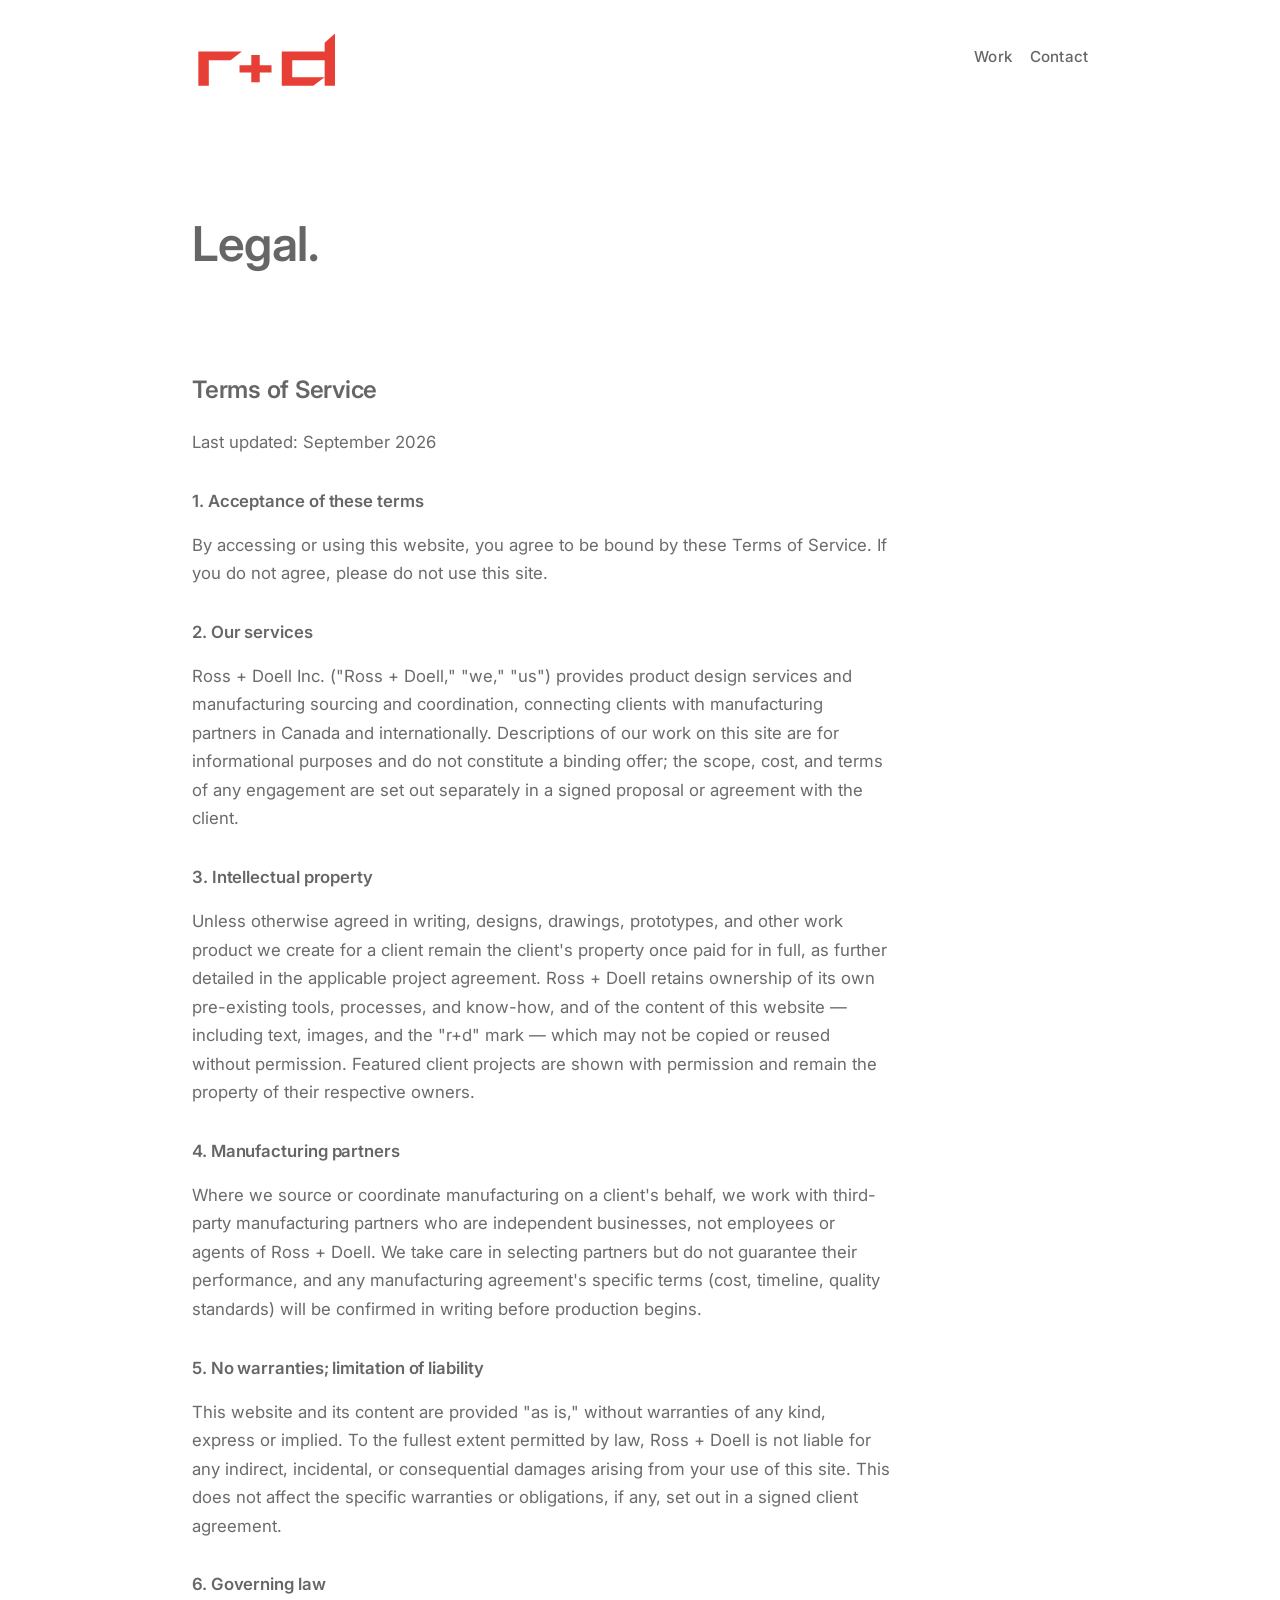
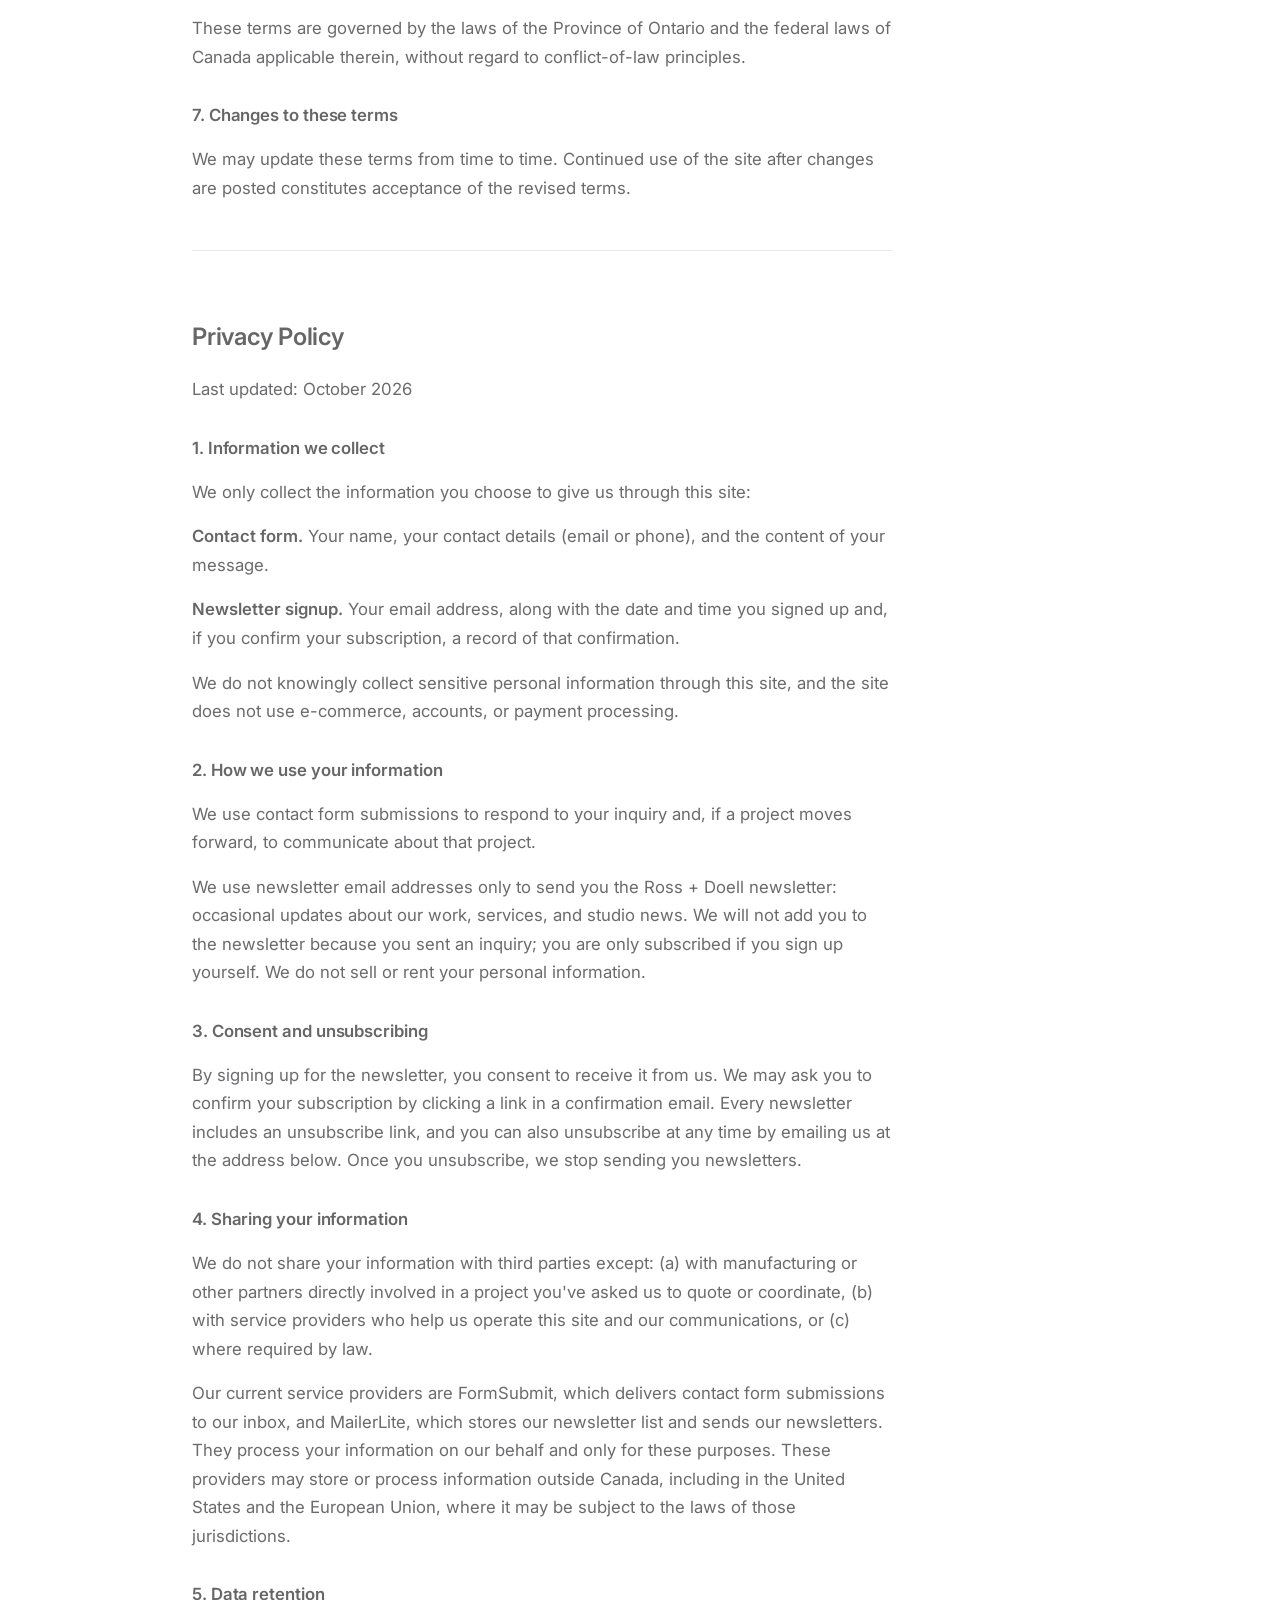
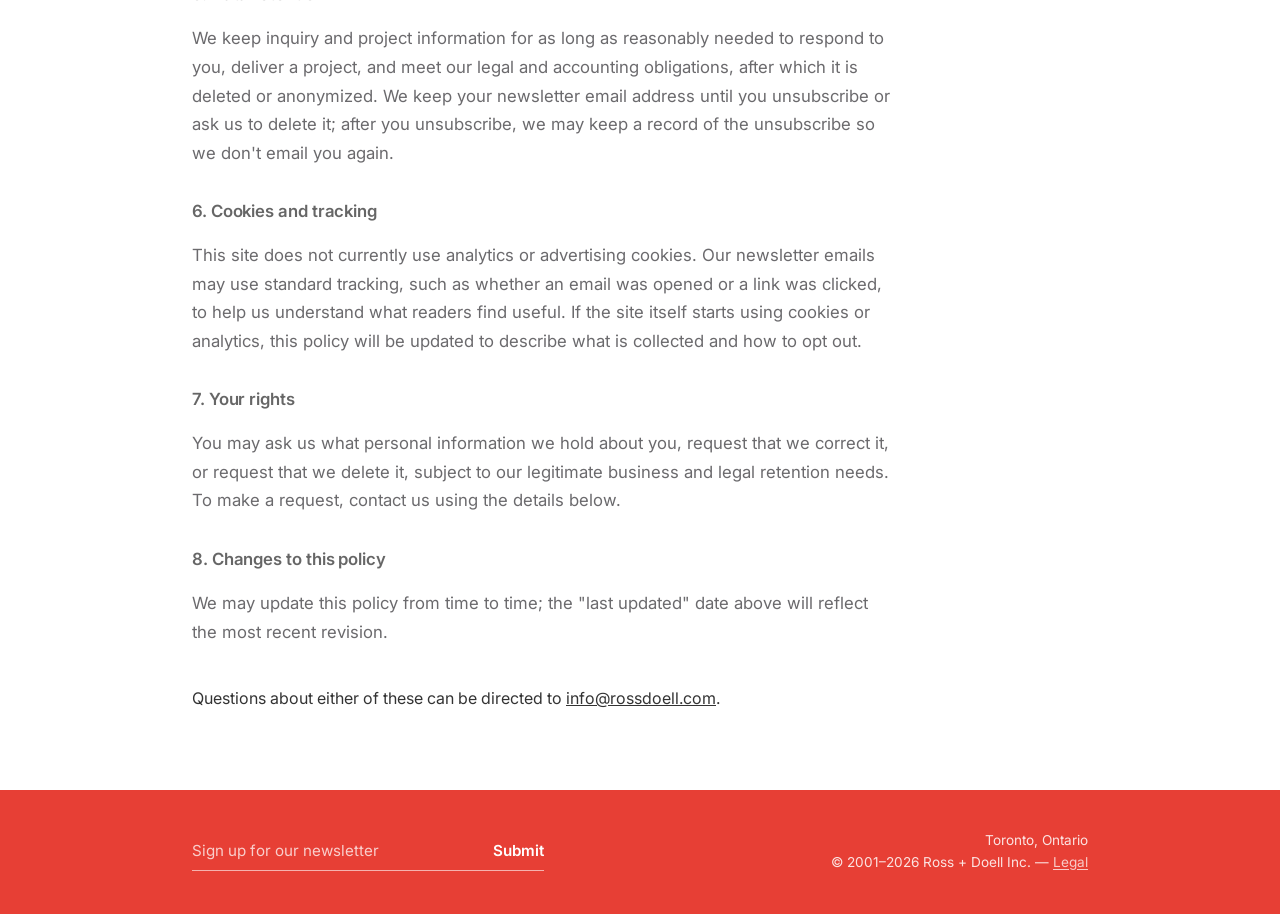
<file: legal.html>
<!doctype html>
<html lang="en">
<head>
<meta charset="utf-8">
<meta name="viewport" content="width=device-width, initial-scale=1">
<title>Legal — Ross + Doell</title>
<meta name="description" content="Terms of Service and Privacy Policy for Ross + Doell.">
<link rel="icon" href="favicon.svg" type="image/svg+xml">
<link rel="icon" href="favicon.ico" sizes="any">
<link rel="apple-touch-icon" href="apple-touch-icon.png">
<link rel="canonical" href="https://rossdoell.com/legal.html">
<meta property="og:type" content="website">
<meta property="og:site_name" content="Ross + Doell">
<meta property="og:title" content="Legal — Ross + Doell">
<meta property="og:description" content="Terms of Service and Privacy Policy for Ross + Doell.">
<meta property="og:url" content="https://rossdoell.com/legal.html">
<meta property="og:image" content="https://rossdoell.com/images/og-image.jpg">
<meta property="og:image:width" content="1200">
<meta property="og:image:height" content="630">
<meta property="og:image:alt" content="Toronto skyline with the words Design it here. Build it there.">
<meta name="twitter:card" content="summary_large_image">
<link rel="stylesheet" href="styles.css">
<link rel="preconnect" href="https://fonts.googleapis.com">
<link rel="preconnect" href="https://fonts.gstatic.com" crossorigin>
<link rel="stylesheet" href="https://fonts.googleapis.com/css2?family=Inter:wght@100..900&display=swap">
<style>
  :root{ --text-80:rgba(0,0,0,.8); }
  @media (prefers-color-scheme:dark){
    :root:not([data-theme="light"]){ --text-80:var(--ink); }
  }
  :root[data-theme="dark"]{ --text-80:var(--ink); }

  .page-head{ padding-block:3.5rem 2.5rem; }
  .page-head h1{ font-size:clamp(2rem, 1.6rem + 2vw, 3rem); font-weight:600; letter-spacing:-0.01em; color:var(--text-60); }
  .legal-body{ padding-block:0 5rem; }
  .legal-section{ max-width:70ch; }
  .legal-section + .legal-section{ margin-top:3rem; padding-top:3rem; border-top:1px solid var(--line); }
  .legal-section h2{ font-size:1.5rem; font-weight:600; letter-spacing:-0.01em; scroll-margin-top:140px; color:var(--text-60); }
  .legal-section h3{ margin-top:2rem; font-size:1.05rem; font-weight:600; letter-spacing:-0.005em; color:var(--text-60); }
  .legal-section strong{ color:var(--text-60); font-weight:600; }
  .legal-section p{ margin-top:.75rem; color:var(--muted); font-size:1.05rem; line-height:1.7; }
  .legal-section > p{ margin-top:1rem; }
</style>
</head>
<body>

<header>
  <div class="wrap nav">
    <a class="brand" href="index.html" aria-label="Ross + Doell home">
      <svg viewBox="122 38 96 42" role="img" aria-hidden="true">
        <path fill-rule="evenodd" d="M 212.31 42.16 L 205.78 47.99 L 205.78 53.48 L 178.71 53.48 L 178.71 75.14 L 198.56 75.14 L 205.78 69.69 L 205.78 75.14 L 212.31 75.14 Z M 185.32 58.95 L 205.78 58.95 L 205.78 69.69 L 185.32 69.69 Z M 126.00 53.48 L 126.00 75.14 L 132.61 75.14 L 132.61 58.95 L 146.31 58.95 L 153.52 53.48 Z M 159.44 55.66 L 159.44 62.22 L 152.02 62.22 L 152.02 66.78 L 159.44 66.78 C 159.44 66.78 159.45 72.35 159.45 72.96 L 164.80 72.96 C 164.80 72.35 164.79 66.78 164.79 66.78 L 172.23 66.78 L 172.23 62.22 L 164.79 62.22 L 164.79 55.66 Z"/>
      </svg>
    </a>
    <nav class="links" aria-label="Primary">
      <a href="work.html">Work</a>
      <a href="contact.html">Contact</a>
    </nav>
    <button class="menu-toggle" id="menu-toggle" type="button" aria-label="Open menu" aria-expanded="false" aria-controls="mobile-nav">
      <span></span><span></span><span></span>
    </button>
  </div>
</header>

<div class="mobile-nav" id="mobile-nav" hidden>
  <button class="mobile-nav-close" id="mobile-nav-close" type="button" aria-label="Close menu">
    <svg viewBox="0 0 24 24" fill="none" stroke="currentColor" stroke-width="2" aria-hidden="true"><path d="M6 6l12 12M18 6L6 18"/></svg>
  </button>
  <nav class="mobile-nav-links" aria-label="Primary"></nav>
</div>

<main>
  <div class="wrap page-head">
    <h1>Legal.</h1>
  </div>

  <div class="wrap legal-body">
    <div class="legal-section" id="terms">
      <h2>Terms of Service</h2>
      <p>Last updated: September 2026</p>

      <h3>1. Acceptance of these terms</h3>
      <p>By accessing or using this website, you agree to be bound by these Terms of Service. If you do not agree, please do not use this site.</p>

      <h3>2. Our services</h3>
      <p>Ross + Doell Inc. ("Ross + Doell," "we," "us") provides product design services and manufacturing sourcing and coordination, connecting clients with manufacturing partners in Canada and internationally. Descriptions of our work on this site are for informational purposes and do not constitute a binding offer; the scope, cost, and terms of any engagement are set out separately in a signed proposal or agreement with the client.</p>

      <h3>3. Intellectual property</h3>
      <p>Unless otherwise agreed in writing, designs, drawings, prototypes, and other work product we create for a client remain the client's property once paid for in full, as further detailed in the applicable project agreement. Ross + Doell retains ownership of its own pre-existing tools, processes, and know-how, and of the content of this website — including text, images, and the "r+d" mark — which may not be copied or reused without permission. Featured client projects are shown with permission and remain the property of their respective owners.</p>

      <h3>4. Manufacturing partners</h3>
      <p>Where we source or coordinate manufacturing on a client's behalf, we work with third-party manufacturing partners who are independent businesses, not employees or agents of Ross + Doell. We take care in selecting partners but do not guarantee their performance, and any manufacturing agreement's specific terms (cost, timeline, quality standards) will be confirmed in writing before production begins.</p>

      <h3>5. No warranties; limitation of liability</h3>
      <p>This website and its content are provided "as is," without warranties of any kind, express or implied. To the fullest extent permitted by law, Ross + Doell is not liable for any indirect, incidental, or consequential damages arising from your use of this site. This does not affect the specific warranties or obligations, if any, set out in a signed client agreement.</p>

      <h3>6. Governing law</h3>
      <p>These terms are governed by the laws of the Province of Ontario and the federal laws of Canada applicable therein, without regard to conflict-of-law principles.</p>

      <h3>7. Changes to these terms</h3>
      <p>We may update these terms from time to time. Continued use of the site after changes are posted constitutes acceptance of the revised terms.</p>
    </div>

    <div class="legal-section" id="privacy">
      <h2>Privacy Policy</h2>
      <p>Last updated: October 2026</p>

      <h3>1. Information we collect</h3>
      <p>We only collect the information you choose to give us through this site:</p>
      <p><strong>Contact form.</strong> Your name, your contact details (email or phone), and the content of your message.</p>
      <p><strong>Newsletter signup.</strong> Your email address, along with the date and time you signed up and, if you confirm your subscription, a record of that confirmation.</p>
      <p>We do not knowingly collect sensitive personal information through this site, and the site does not use e-commerce, accounts, or payment processing.</p>

      <h3>2. How we use your information</h3>
      <p>We use contact form submissions to respond to your inquiry and, if a project moves forward, to communicate about that project.</p>
      <p>We use newsletter email addresses only to send you the Ross + Doell newsletter: occasional updates about our work, services, and studio news. We will not add you to the newsletter because you sent an inquiry; you are only subscribed if you sign up yourself. We do not sell or rent your personal information.</p>

      <h3>3. Consent and unsubscribing</h3>
      <p>By signing up for the newsletter, you consent to receive it from us. We may ask you to confirm your subscription by clicking a link in a confirmation email. Every newsletter includes an unsubscribe link, and you can also unsubscribe at any time by emailing us at the address below. Once you unsubscribe, we stop sending you newsletters.</p>

      <h3>4. Sharing your information</h3>
      <p>We do not share your information with third parties except: (a) with manufacturing or other partners directly involved in a project you've asked us to quote or coordinate, (b) with service providers who help us operate this site and our communications, or (c) where required by law.</p>
      <p>Our current service providers are FormSubmit, which delivers contact form submissions to our inbox, and MailerLite, which stores our newsletter list and sends our newsletters. They process your information on our behalf and only for these purposes. These providers may store or process information outside Canada, including in the United States and the European Union, where it may be subject to the laws of those jurisdictions.</p>

      <h3>5. Data retention</h3>
      <p>We keep inquiry and project information for as long as reasonably needed to respond to you, deliver a project, and meet our legal and accounting obligations, after which it is deleted or anonymized. We keep your newsletter email address until you unsubscribe or ask us to delete it; after you unsubscribe, we may keep a record of the unsubscribe so we don't email you again.</p>

      <h3>6. Cookies and tracking</h3>
      <p>This site does not currently use analytics or advertising cookies. Our newsletter emails may use standard tracking, such as whether an email was opened or a link was clicked, to help us understand what readers find useful. If the site itself starts using cookies or analytics, this policy will be updated to describe what is collected and how to opt out.</p>

      <h3>7. Your rights</h3>
      <p>You may ask us what personal information we hold about you, request that we correct it, or request that we delete it, subject to our legitimate business and legal retention needs. To make a request, contact us using the details below.</p>

      <h3>8. Changes to this policy</h3>
      <p>We may update this policy from time to time; the "last updated" date above will reflect the most recent revision.</p>
    </div>

    <p style="margin-top:2.5rem; color:var(--text-80);">Questions about either of these can be directed to <a href="mailto:info@rossdoell.com">info@rossdoell.com</a>.</p>
  </div>
</main>

<footer>
  <div class="wrap foot-row">
    <div class="foot-news">
      <form class="news-form" id="news-form" novalidate>
        <label class="news-label" for="news-email">Sign up for our newsletter</label>
        <input class="news-input" id="news-email" name="email" type="email" autocomplete="email" placeholder="Sign up for our newsletter" required>
        <button class="news-submit" type="submit">Submit</button>
      </form>
      <p class="news-status" id="news-status" role="status" aria-live="polite"></p>
    </div>
    <div class="foot-meta">
      Toronto, Ontario<br>
      © 2001–2026 Ross + Doell Inc. — <a href="legal.html">Legal</a>
    </div>
  </div>
</footer>

<script src="header-scroll.js"></script>
<script src="mobile-menu.js"></script>
<script src="newsletter.js"></script>
</body>
</html>
</file>
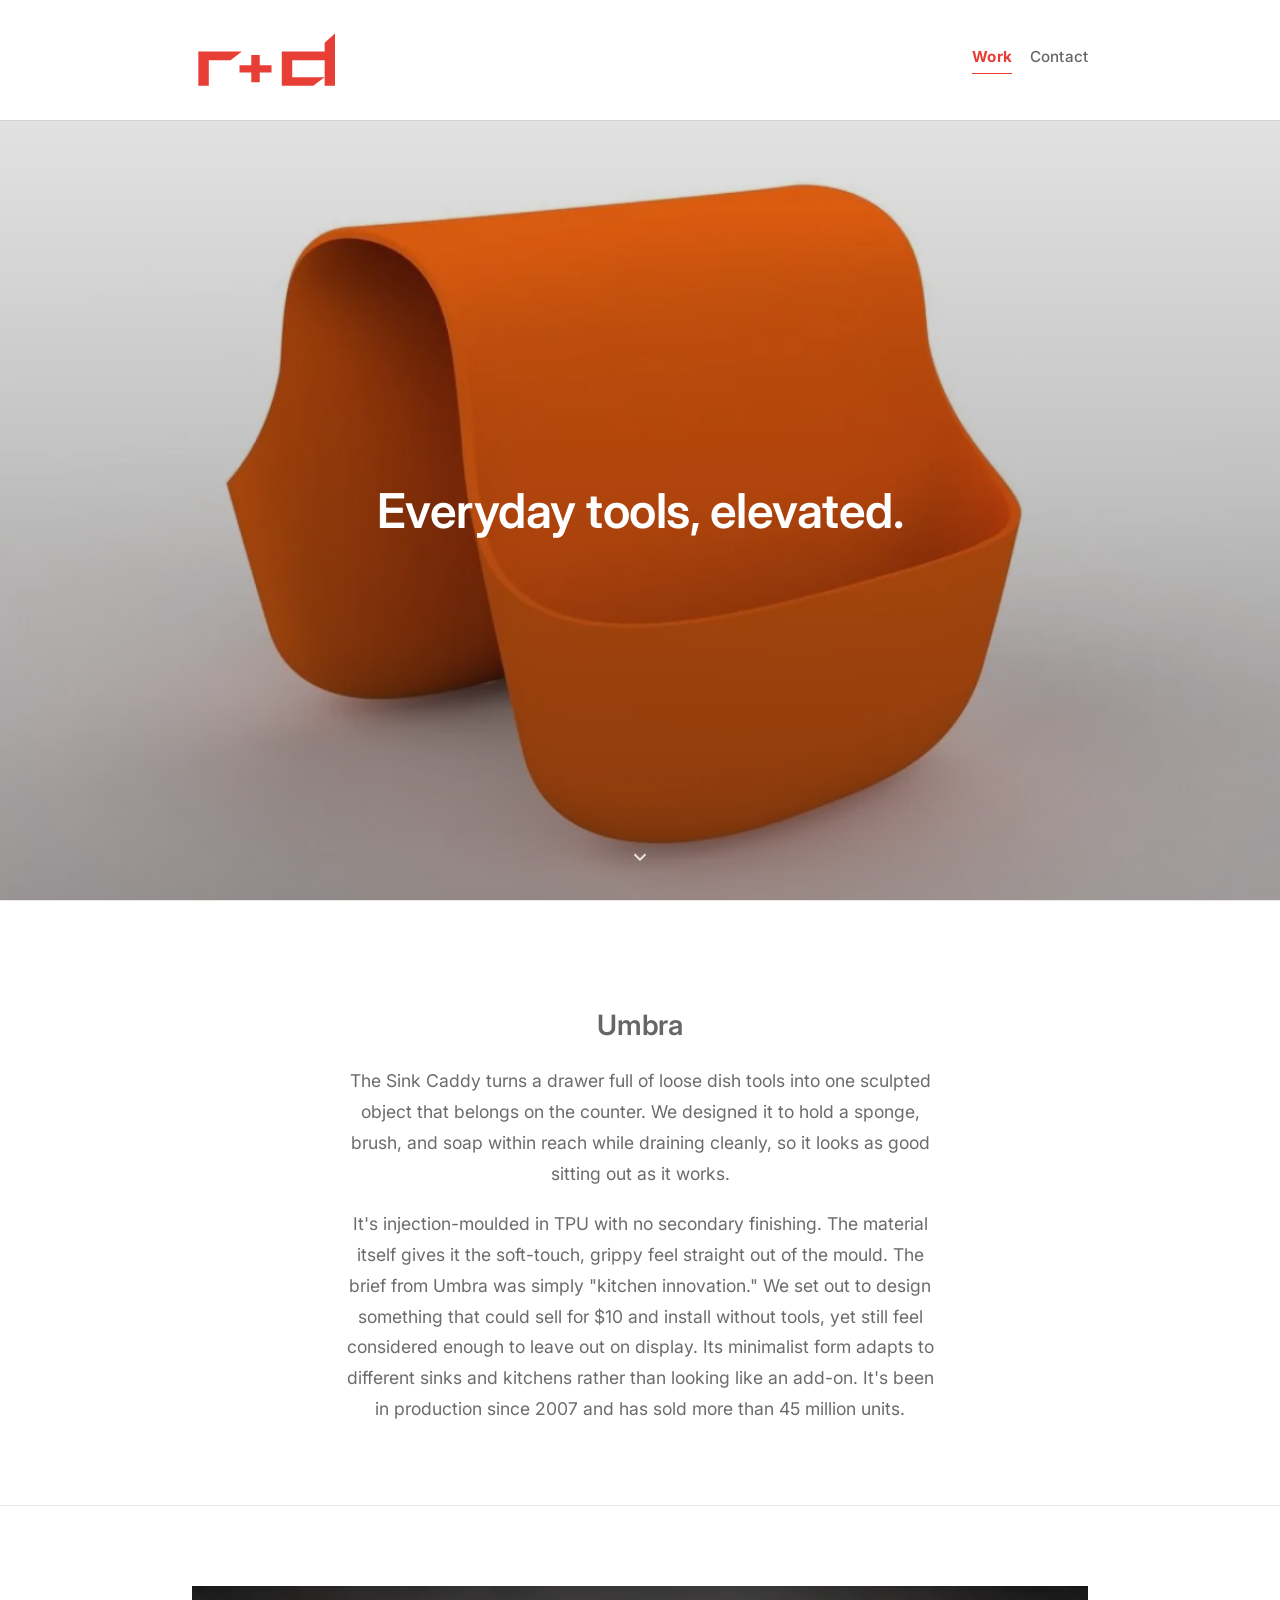
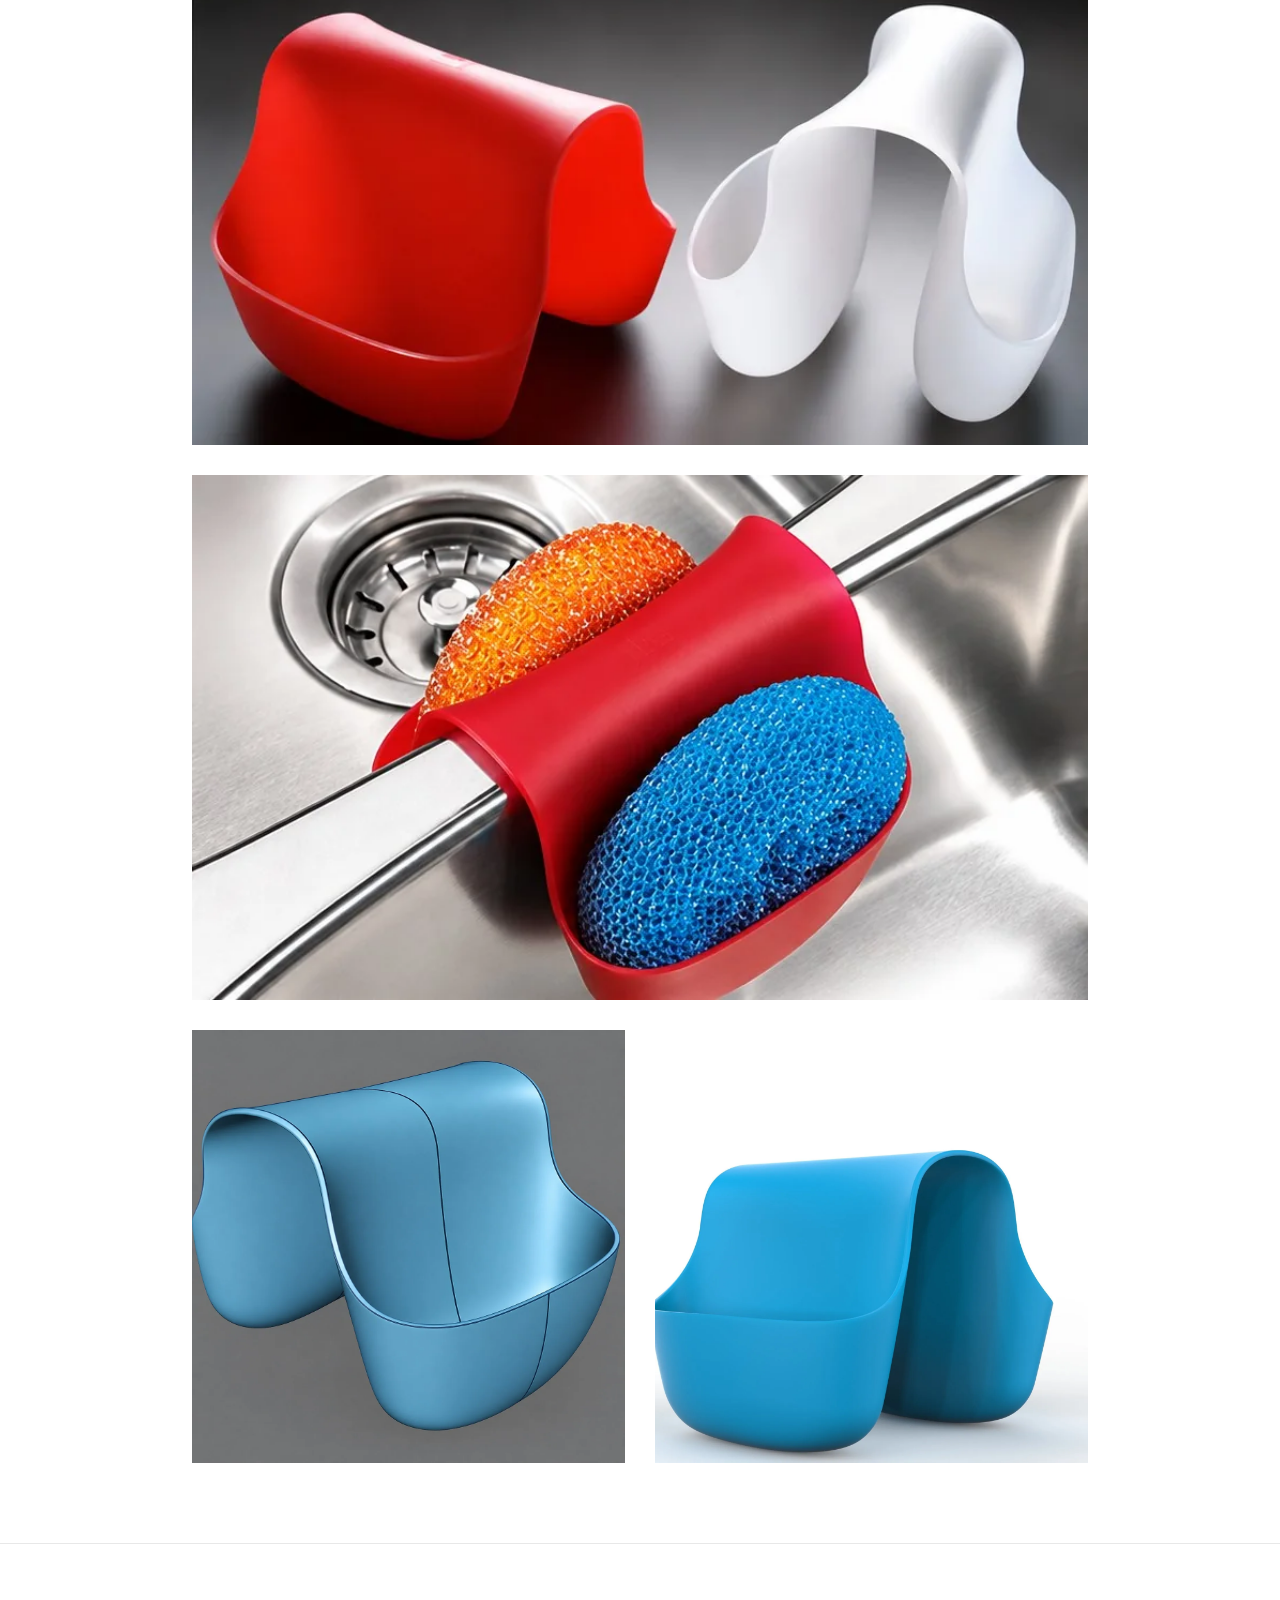
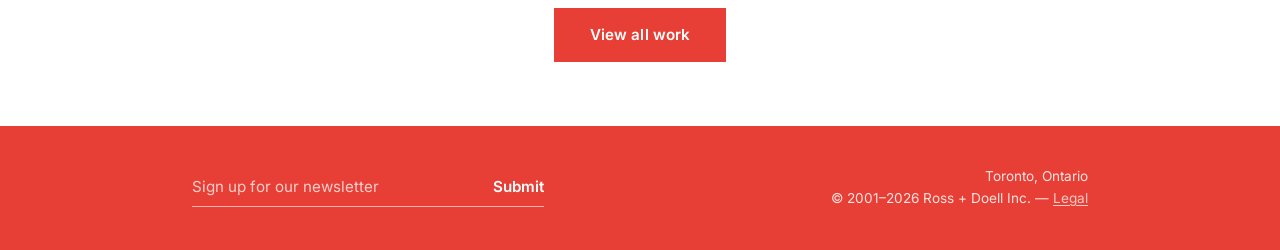
<file: sink-caddy.html>
<!doctype html>
<html lang="en">
<head>
<meta charset="utf-8">
<meta name="viewport" content="width=device-width, initial-scale=1">
<title>Sink Caddy — Ross + Doell</title>
<meta name="description" content="Sink Caddy for Umbra — a sculpted home for everyday dish tools.">
<link rel="icon" href="favicon.svg" type="image/svg+xml">
<link rel="icon" href="favicon.ico" sizes="any">
<link rel="apple-touch-icon" href="apple-touch-icon.png">
<link rel="canonical" href="https://rossdoell.com/sink-caddy.html">
<meta property="og:type" content="website">
<meta property="og:site_name" content="Ross + Doell">
<meta property="og:title" content="Sink Caddy — Ross + Doell">
<meta property="og:description" content="Sink Caddy for Umbra — a sculpted home for everyday dish tools.">
<meta property="og:url" content="https://rossdoell.com/sink-caddy.html">
<meta property="og:image" content="https://rossdoell.com/images/og-image.jpg">
<meta property="og:image:width" content="1200">
<meta property="og:image:height" content="630">
<meta property="og:image:alt" content="Toronto skyline with the words Design it here. Build it there.">
<meta name="twitter:card" content="summary_large_image">
<link rel="stylesheet" href="styles.css">
<link rel="stylesheet" href="project.css">
<link rel="preconnect" href="https://fonts.googleapis.com">
<link rel="preconnect" href="https://fonts.gstatic.com" crossorigin>
<link rel="stylesheet" href="https://fonts.googleapis.com/css2?family=Inter:wght@100..900&display=swap">
<style>
  /* hero */
  .project-hero{
    position:relative; height:calc(100vh - 120px); min-height:26rem; overflow:hidden;
    border-top:1px solid var(--line); background:var(--line);
  }
  .project-hero img{ width:100%; height:100%; object-fit:cover; display:block; }
  .project-hero::after{
    content:''; position:absolute; inset:0;
    background:linear-gradient(to bottom, rgba(15,13,14,.12), rgba(15,13,14,.4));
  }
  .project-motto{
    position:absolute; inset:0; z-index:1;
    display:flex; align-items:center; justify-content:center;
    padding-inline:2rem; text-align:center;
  }
  .project-motto h1{
    color:#fff; font-size:clamp(1.5rem, 1.05rem + 2.6vw, 3rem); font-weight:600;
    letter-spacing:-0.01em; line-height:1.15; max-width:18ch; text-wrap:balance;
  }
  .scroll-cue{
    position:absolute; left:50%; bottom:2rem; z-index:1;
    transform:translateX(-50%); color:#fff; opacity:.85;
    animation:scrollCueBob 2s ease-in-out infinite;
  }

  /* the wide photos aren't 16:9, so each frame takes its photo's own
     proportions rather than cropping the product at the edges */
  .wide-shot{ aspect-ratio:auto; }
  .wide-shot img{ height:auto; }

</style>
</head>
<body>

<header>
  <div class="wrap nav">
    <a class="brand" href="index.html" aria-label="Ross + Doell home">
      <svg viewBox="122 38 96 42" role="img" aria-hidden="true">
        <path fill-rule="evenodd" d="M 212.31 42.16 L 205.78 47.99 L 205.78 53.48 L 178.71 53.48 L 178.71 75.14 L 198.56 75.14 L 205.78 69.69 L 205.78 75.14 L 212.31 75.14 Z M 185.32 58.95 L 205.78 58.95 L 205.78 69.69 L 185.32 69.69 Z M 126.00 53.48 L 126.00 75.14 L 132.61 75.14 L 132.61 58.95 L 146.31 58.95 L 153.52 53.48 Z M 159.44 55.66 L 159.44 62.22 L 152.02 62.22 L 152.02 66.78 L 159.44 66.78 C 159.44 66.78 159.45 72.35 159.45 72.96 L 164.80 72.96 C 164.80 72.35 164.79 66.78 164.79 66.78 L 172.23 66.78 L 172.23 62.22 L 164.79 62.22 L 164.79 55.66 Z"/>
      </svg>
    </a>
    <nav class="links" aria-label="Primary">
      <a href="work.html" class="current">Work</a>
      <a href="contact.html">Contact</a>
    </nav>
    <button class="menu-toggle" id="menu-toggle" type="button" aria-label="Open menu" aria-expanded="false" aria-controls="mobile-nav">
      <span></span><span></span><span></span>
    </button>
  </div>
</header>

<div class="mobile-nav" id="mobile-nav" hidden>
  <button class="mobile-nav-close" id="mobile-nav-close" type="button" aria-label="Close menu">
    <svg viewBox="0 0 24 24" fill="none" stroke="currentColor" stroke-width="2" aria-hidden="true"><path d="M6 6l12 12M18 6L6 18"/></svg>
  </button>
  <nav class="mobile-nav-links" aria-label="Primary"></nav>
</div>

<main>
  <div class="project-hero">
    <img src="images/sink-caddy/hero.webp" alt="Orange Umbra Sink Caddy, product render">
    <div class="project-motto">
      <h1>Everyday tools, elevated.</h1>
    </div>
    <div class="scroll-cue" aria-hidden="true">
      <svg viewBox="0 0 24 24" fill="none" stroke="currentColor" stroke-width="2"><path d="M6 9l6 6 6-6"/></svg>
    </div>
  </div>

  <div class="wrap project-intro">
    <div class="project-intro-inner">
      <h2>Umbra</h2>
      <p>The Sink Caddy turns a drawer full of loose dish tools into one sculpted object that belongs on the counter. We designed it to hold a sponge, brush, and soap within reach while draining cleanly, so it looks as good sitting out as it works.</p>
      <p>It's injection-moulded in TPU with no secondary finishing. The material itself gives it the soft-touch, grippy feel straight out of the mould. The brief from Umbra was simply "kitchen innovation." We set out to design something that could sell for $10 and install without tools, yet still feel considered enough to leave out on display. Its minimalist form adapts to different sinks and kitchens rather than looking like an add-on. It's been in production since 2007 and has sold more than 45 million units.</p>
    </div>
  </div>

  <div class="wrap project-gallery">
    <div class="gallery-wide">
      <div class="wide-shot"><img src="images/sink-caddy/wide1.webp" alt="Red and white Sink Caddies side by side" loading="lazy" width="837" height="429"></div>
      <div class="wide-shot"><img src="images/sink-caddy/wide2.webp" alt="Red Sink Caddy straddling a sink divider, holding two scrubbers" loading="lazy" width="837" height="490"></div>
    </div>

    <div class="gallery-pillars">
      <div class="carousel-wrap">
        <div class="carousel-track" id="carousel-track">
          <div class="carousel-slot"><div class="carousel-photo"><img src="images/sink-caddy/c1.webp" alt="Early CAD surface model of the Sink Caddy" loading="lazy"></div></div>
          <div class="carousel-slot"><div class="carousel-photo"><img src="images/sink-caddy/c2.webp" alt="Blue Sink Caddy, product render" loading="lazy"></div></div>
          <div class="carousel-slot"><div class="carousel-photo"><img src="images/sink-caddy/c3.webp" alt="Light blue Sink Caddy, product render" loading="lazy"></div></div>
          <div class="carousel-slot"><div class="carousel-photo"><img src="images/sink-caddy/c4.webp" alt="Close-up of a teal Sink Caddy's drainage holes where it drapes over the sink edge" loading="lazy"></div></div>
          <div class="carousel-slot"><div class="carousel-photo"><img src="images/sink-caddy/c1.webp" alt="" loading="lazy"></div></div>
        </div>
      </div>
    </div>
  </div>

  <div class="wrap project-cta">
    <a class="btn-primary" href="work.html">View all work</a>
  </div>
</main>

<footer>
  <div class="wrap foot-row">
    <div class="foot-news">
      <form class="news-form" id="news-form" novalidate>
        <label class="news-label" for="news-email">Sign up for our newsletter</label>
        <input class="news-input" id="news-email" name="email" type="email" autocomplete="email" placeholder="Sign up for our newsletter" required>
        <button class="news-submit" type="submit">Submit</button>
      </form>
      <p class="news-status" id="news-status" role="status" aria-live="polite"></p>
    </div>
    <div class="foot-meta">
      Toronto, Ontario<br>
      © 2001–2026 Ross + Doell Inc. — <a href="legal.html">Legal</a>
    </div>
  </div>
</footer>

<script src="header-scroll.js"></script>
<script src="mobile-menu.js"></script>
<script src="newsletter.js"></script>
<script src="carousel.js"></script>
</body>
</html>
</file>
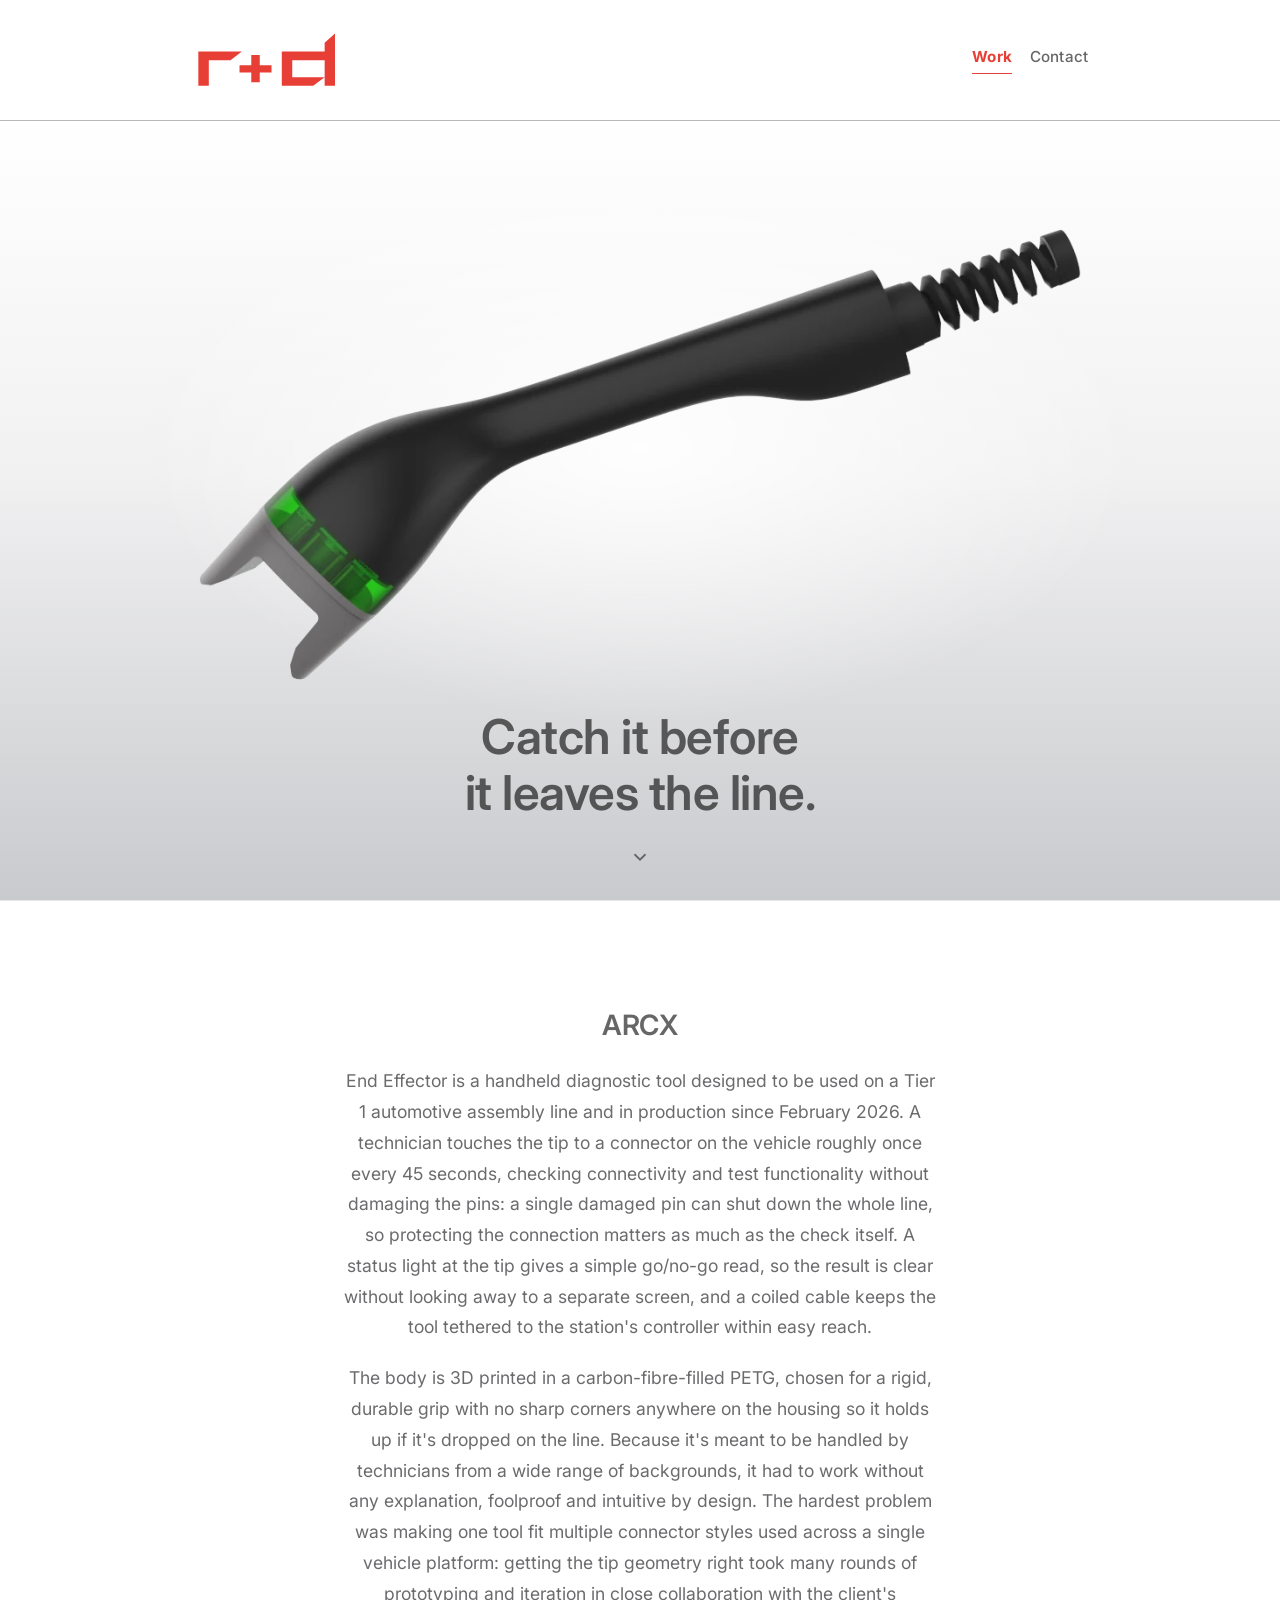
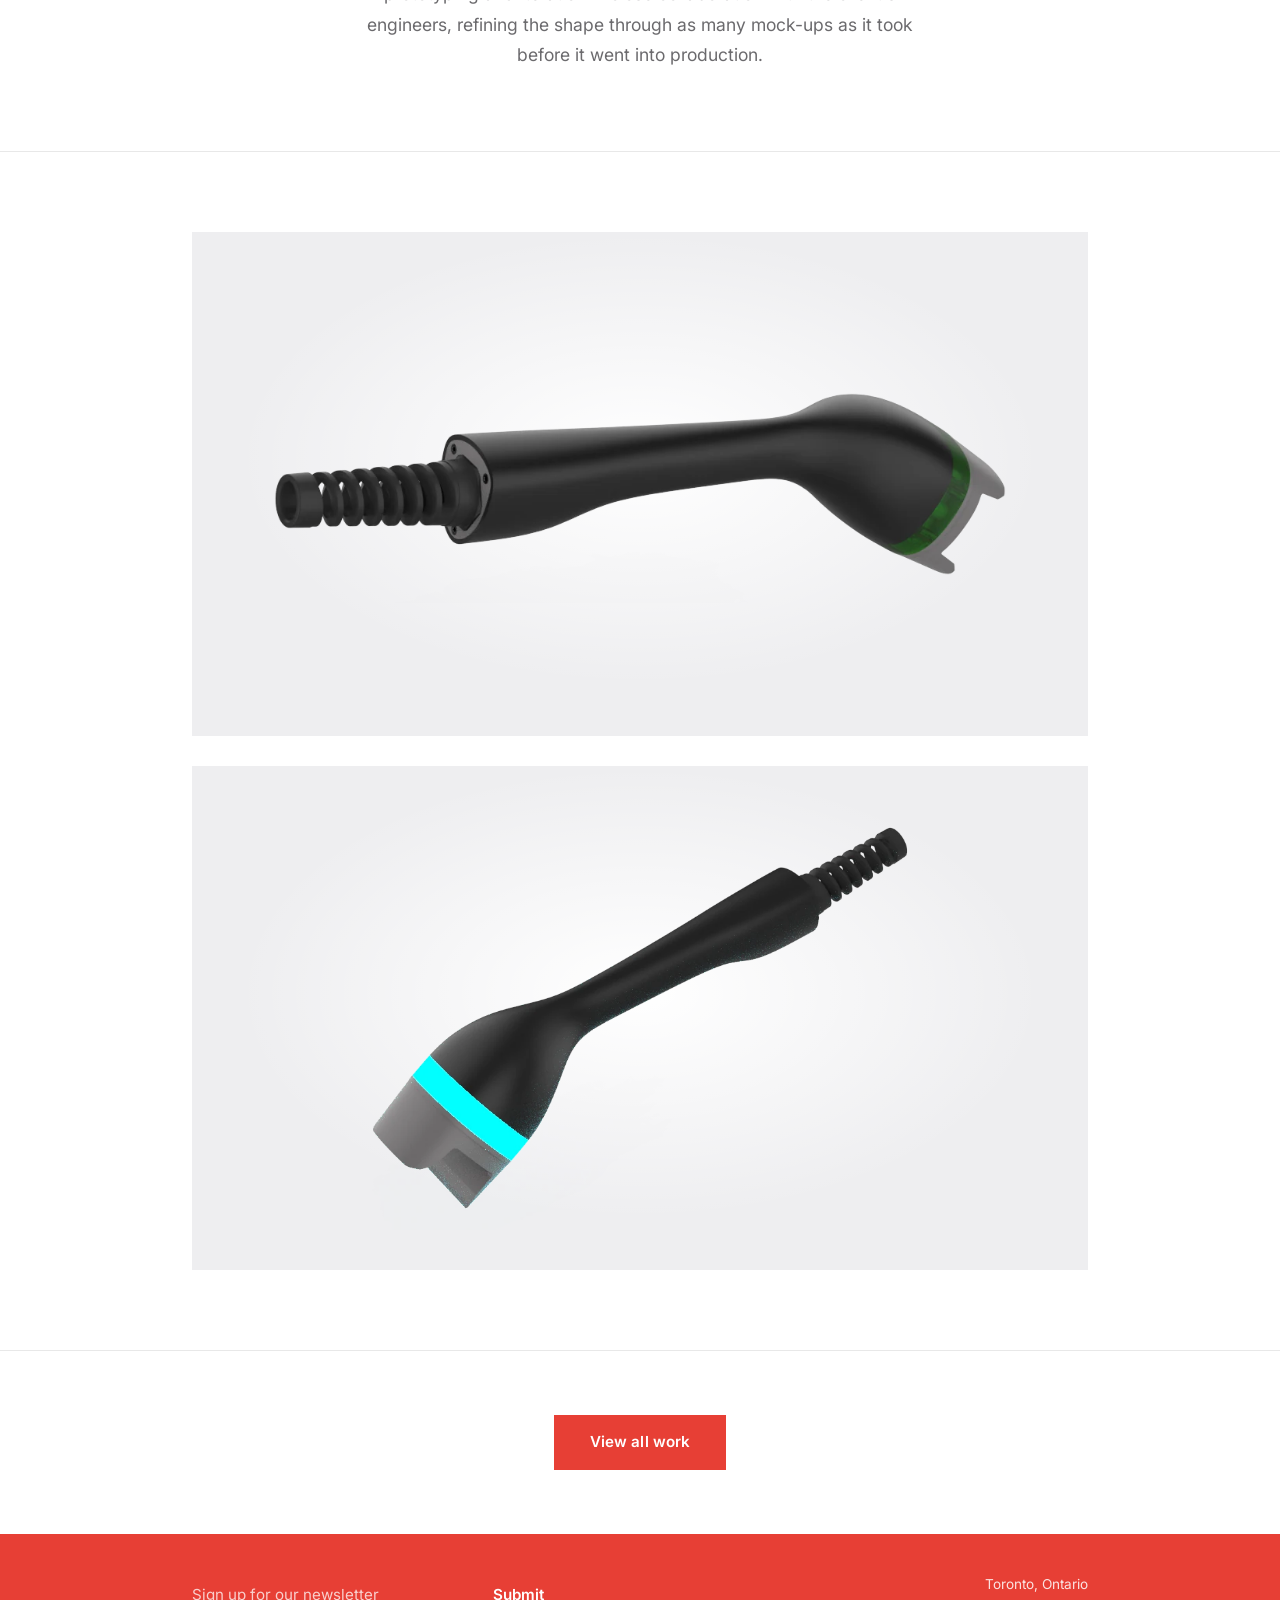
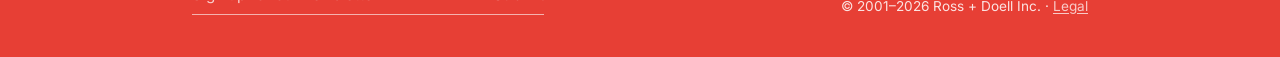
<file: wand.html>
<!doctype html>
<html lang="en">
<head>
<meta charset="utf-8">
<meta name="viewport" content="width=device-width, initial-scale=1">
<title>End Effector — Ross + Doell</title>
<meta name="description" content="End Effector — a handheld diagnostic tool for verifying connections on an assembly line without damaging pins.">
<link rel="icon" href="favicon.svg" type="image/svg+xml">
<link rel="icon" href="favicon.ico" sizes="any">
<link rel="apple-touch-icon" href="apple-touch-icon.png">
<link rel="canonical" href="https://rossdoell.com/wand.html">
<meta property="og:type" content="website">
<meta property="og:site_name" content="Ross + Doell">
<meta property="og:title" content="End Effector — Ross + Doell">
<meta property="og:description" content="End Effector — a handheld diagnostic tool for verifying connections on an assembly line without damaging pins.">
<meta property="og:url" content="https://rossdoell.com/wand.html">
<meta property="og:image" content="https://rossdoell.com/images/og-image.jpg">
<meta property="og:image:width" content="1200">
<meta property="og:image:height" content="630">
<meta property="og:image:alt" content="Toronto skyline with the words Design it here. Build it there.">
<meta name="twitter:card" content="summary_large_image">
<link rel="stylesheet" href="styles.css">
<link rel="stylesheet" href="project.css">
<link rel="preconnect" href="https://fonts.googleapis.com">
<link rel="preconnect" href="https://fonts.gstatic.com" crossorigin>
<link rel="stylesheet" href="https://fonts.googleapis.com/css2?family=Inter:wght@100..900&display=swap">
<style>
  /* hero — the hero render is an isolated product on a transparent
     background, cropped tight to the tool (the original canvas left it
     tiny in a sea of empty space). It sits on a soft white
     studio sweep with a faint glow behind it (fixed colours, not --paper,
     so it reads the same in dark mode), shown whole via contain, with the
     motto in dark ink at the bottom, clear of the tool. */
  .project-hero{
    position:relative; height:calc(100vh - 120px); min-height:26rem; overflow:hidden;
    border-top:1px solid var(--line);
    background:
      radial-gradient(ellipse 55% 50% at 50% 42%, rgba(255,255,255,.9), rgba(255,255,255,0) 70%),
      linear-gradient(to bottom, #ffffff 0%, #f1f1f2 45%, #c9cacd 100%);
    display:flex; align-items:center; justify-content:center;
    padding-bottom:7rem; /* lifts the tool clear of the motto below it */
  }
  .project-hero img{
    max-width:min(86%, 1100px); max-height:78%; width:auto; height:auto;
    object-fit:contain; display:block;
  }
  .project-motto{
    position:absolute; inset:0; z-index:1;
    display:flex; align-items:flex-end; justify-content:center;
    padding:2rem; padding-bottom:3rem; text-align:center;
  }
  .project-motto h1{
    color:rgba(0,0,0,.6); /* matches the company name heading below (light-mode --text-60), fixed since the hero stays light in dark mode */
    font-size:clamp(1.5rem, 1.05rem + 2.6vw, 3rem); font-weight:600;
    letter-spacing:-0.01em; line-height:1.15; max-width:18ch; text-wrap:balance;
  }
  .scroll-cue{
    position:absolute; left:50%; bottom:2rem; z-index:1;
    transform:translateX(-50%); color:#231F20; opacity:.6;
    animation:scrollCueBob 2s ease-in-out infinite;
  }

  /* gallery — the wide renders are the same kind of transparent isolate
     as the hero, also cropped tight, so each sits large on a soft white
     backdrop (a gentle glow over pale grey, fixed so it holds in dark
     mode) rather than the plain photo ph-tile used elsewhere on the site. */
  .wide-shot{
    aspect-ratio:16/9; overflow:hidden;
    background:
      radial-gradient(ellipse 60% 60% at 50% 45%, #ffffff, rgba(255,255,255,0) 75%),
      #eeeef0;
    display:flex; align-items:center; justify-content:center;
  }
  .wide-shot img{ width:auto; height:auto; max-width:88%; max-height:84%; object-fit:contain; }

</style>
</head>
<body>

<header>
  <div class="wrap nav">
    <a class="brand" href="index.html" aria-label="Ross + Doell home">
      <svg viewBox="122 38 96 42" role="img" aria-hidden="true">
        <path fill-rule="evenodd" d="M 212.31 42.16 L 205.78 47.99 L 205.78 53.48 L 178.71 53.48 L 178.71 75.14 L 198.56 75.14 L 205.78 69.69 L 205.78 75.14 L 212.31 75.14 Z M 185.32 58.95 L 205.78 58.95 L 205.78 69.69 L 185.32 69.69 Z M 126.00 53.48 L 126.00 75.14 L 132.61 75.14 L 132.61 58.95 L 146.31 58.95 L 153.52 53.48 Z M 159.44 55.66 L 159.44 62.22 L 152.02 62.22 L 152.02 66.78 L 159.44 66.78 C 159.44 66.78 159.45 72.35 159.45 72.96 L 164.80 72.96 C 164.80 72.35 164.79 66.78 164.79 66.78 L 172.23 66.78 L 172.23 62.22 L 164.79 62.22 L 164.79 55.66 Z"/>
      </svg>
    </a>
    <nav class="links" aria-label="Primary">
      <a href="work.html" class="current">Work</a>
      <a href="contact.html">Contact</a>
    </nav>
    <button class="menu-toggle" id="menu-toggle" type="button" aria-label="Open menu" aria-expanded="false" aria-controls="mobile-nav">
      <span></span><span></span><span></span>
    </button>
  </div>
</header>

<div class="mobile-nav" id="mobile-nav" hidden>
  <button class="mobile-nav-close" id="mobile-nav-close" type="button" aria-label="Close menu">
    <svg viewBox="0 0 24 24" fill="none" stroke="currentColor" stroke-width="2" aria-hidden="true"><path d="M6 6l12 12M18 6L6 18"/></svg>
  </button>
  <nav class="mobile-nav-links" aria-label="Primary"></nav>
</div>

<main>
  <div class="project-hero">
    <img src="images/arcx/hero.webp" alt="End Effector assembly-line diagnostic tool, product render">
    <div class="project-motto">
      <h1>Catch it before it leaves the line.</h1>
    </div>
    <div class="scroll-cue" aria-hidden="true">
      <svg viewBox="0 0 24 24" fill="none" stroke="currentColor" stroke-width="2"><path d="M6 9l6 6 6-6"/></svg>
    </div>
  </div>

  <div class="wrap project-intro">
    <div class="project-intro-inner">
      <h2>ARCX</h2>
      <p>End Effector is a handheld diagnostic tool designed to be used on a Tier 1 automotive assembly line and in production since February 2026. A technician touches the tip to a connector on the vehicle roughly once every 45 seconds, checking connectivity and test functionality without damaging the pins: a single damaged pin can shut down the whole line, so protecting the connection matters as much as the check itself. A status light at the tip gives a simple go/no-go read, so the result is clear without looking away to a separate screen, and a coiled cable keeps the tool tethered to the station's controller within easy reach.</p>
      <p>The body is 3D printed in a carbon-fibre-filled PETG, chosen for a rigid, durable grip with no sharp corners anywhere on the housing so it holds up if it's dropped on the line. Because it's meant to be handled by technicians from a wide range of backgrounds, it had to work without any explanation, foolproof and intuitive by design. The hardest problem was making one tool fit multiple connector styles used across a single vehicle platform: getting the tip geometry right took many rounds of prototyping and iteration in close collaboration with the client's engineers, refining the shape through as many mock-ups as it took before it went into production.</p>
    </div>
  </div>

  <div class="wrap project-gallery">
    <div class="gallery-wide">
      <div class="wide-shot"><img src="images/arcx/wide1.webp" alt="End Effector diagnostic tool, side profile product render" loading="lazy"></div>
      <div class="wide-shot"><img src="images/arcx/wide2.webp" alt="End Effector diagnostic tool with status light detail, product render" loading="lazy"></div>
    </div>
  </div>

  <div class="wrap project-cta">
    <a class="btn-primary" href="work.html">View all work</a>
  </div>
</main>

<footer>
  <div class="wrap foot-row">
    <div class="foot-news">
      <form class="news-form" id="news-form" novalidate>
        <label class="news-label" for="news-email">Sign up for our newsletter</label>
        <input class="news-input" id="news-email" name="email" type="email" autocomplete="email" placeholder="Sign up for our newsletter" required>
        <button class="news-submit" type="submit">Submit</button>
      </form>
      <p class="news-status" id="news-status" role="status" aria-live="polite"></p>
    </div>
    <div class="foot-meta">
      Toronto, Ontario<br>
      © 2001–2026 Ross + Doell Inc. · <a href="legal.html">Legal</a>
    </div>
  </div>
</footer>

<script src="header-scroll.js"></script>
<script src="mobile-menu.js"></script>
<script src="newsletter.js"></script>
</body>
</html>
</file>
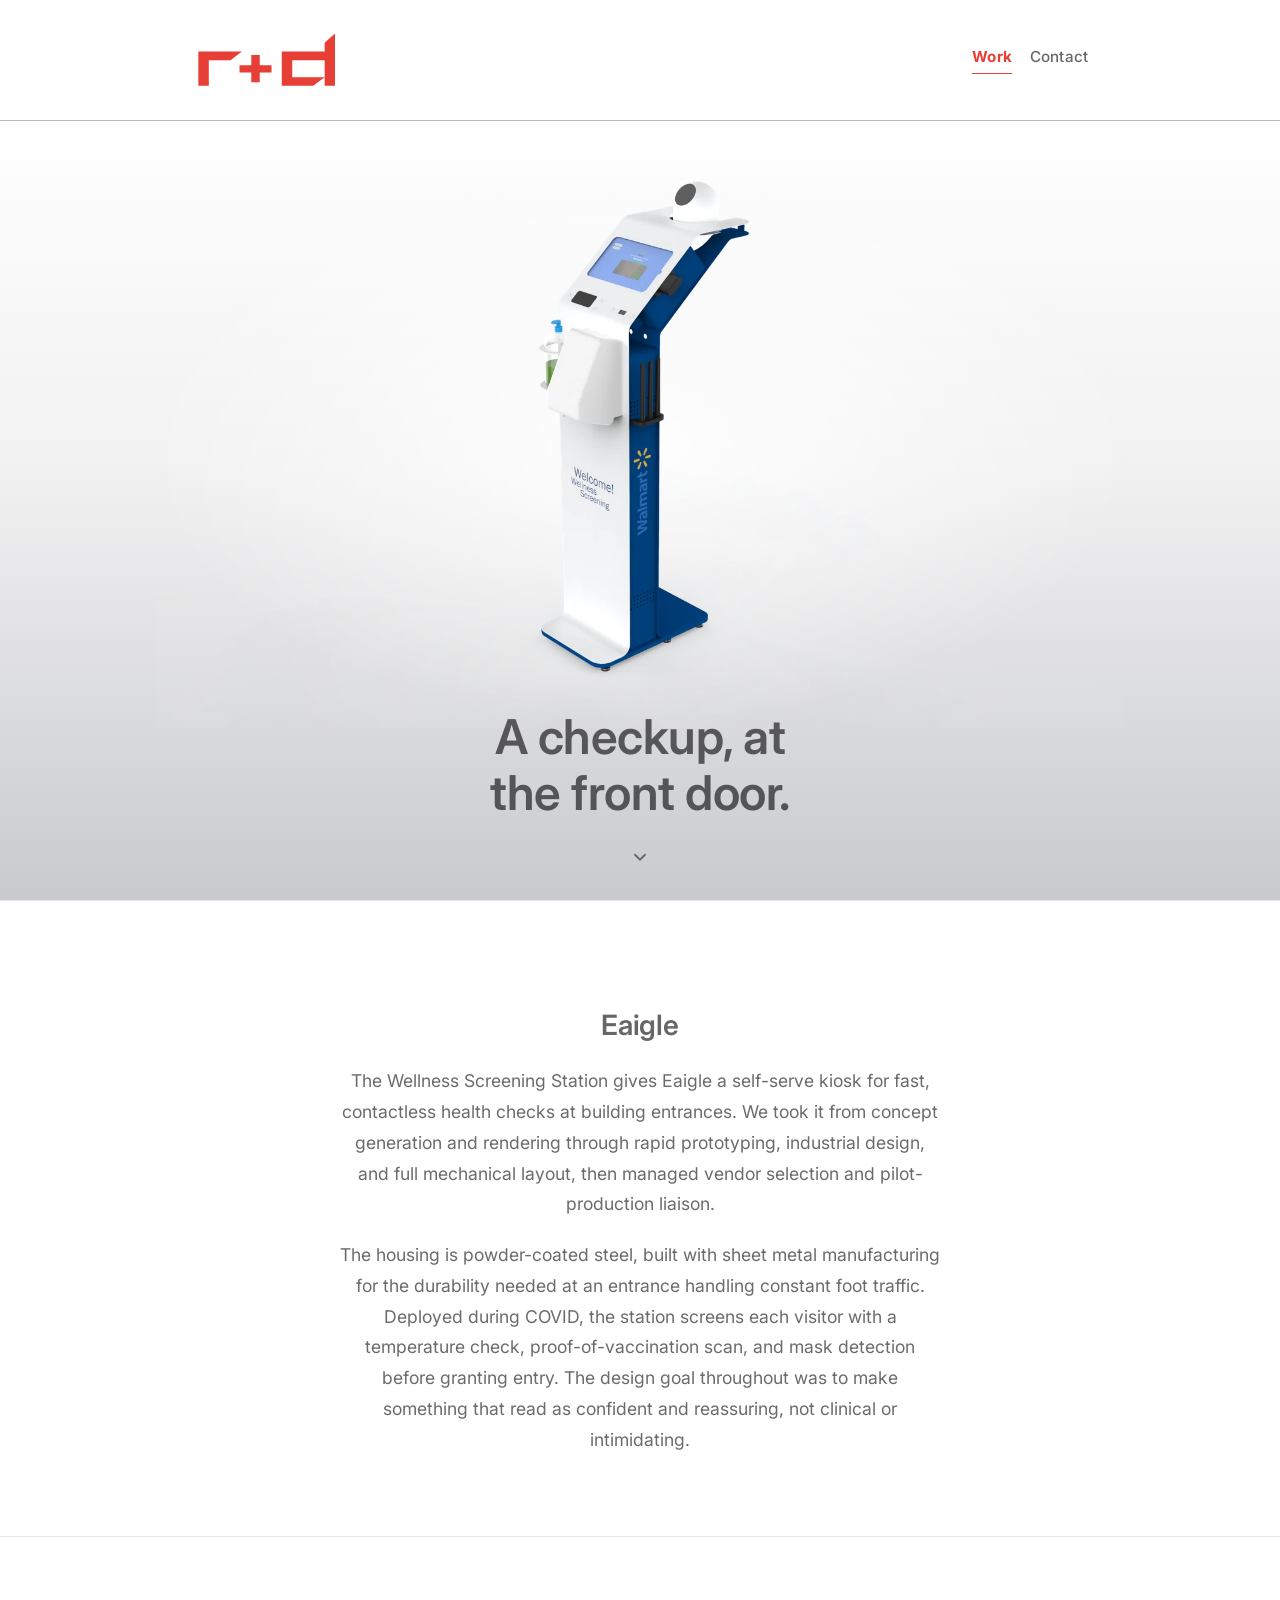
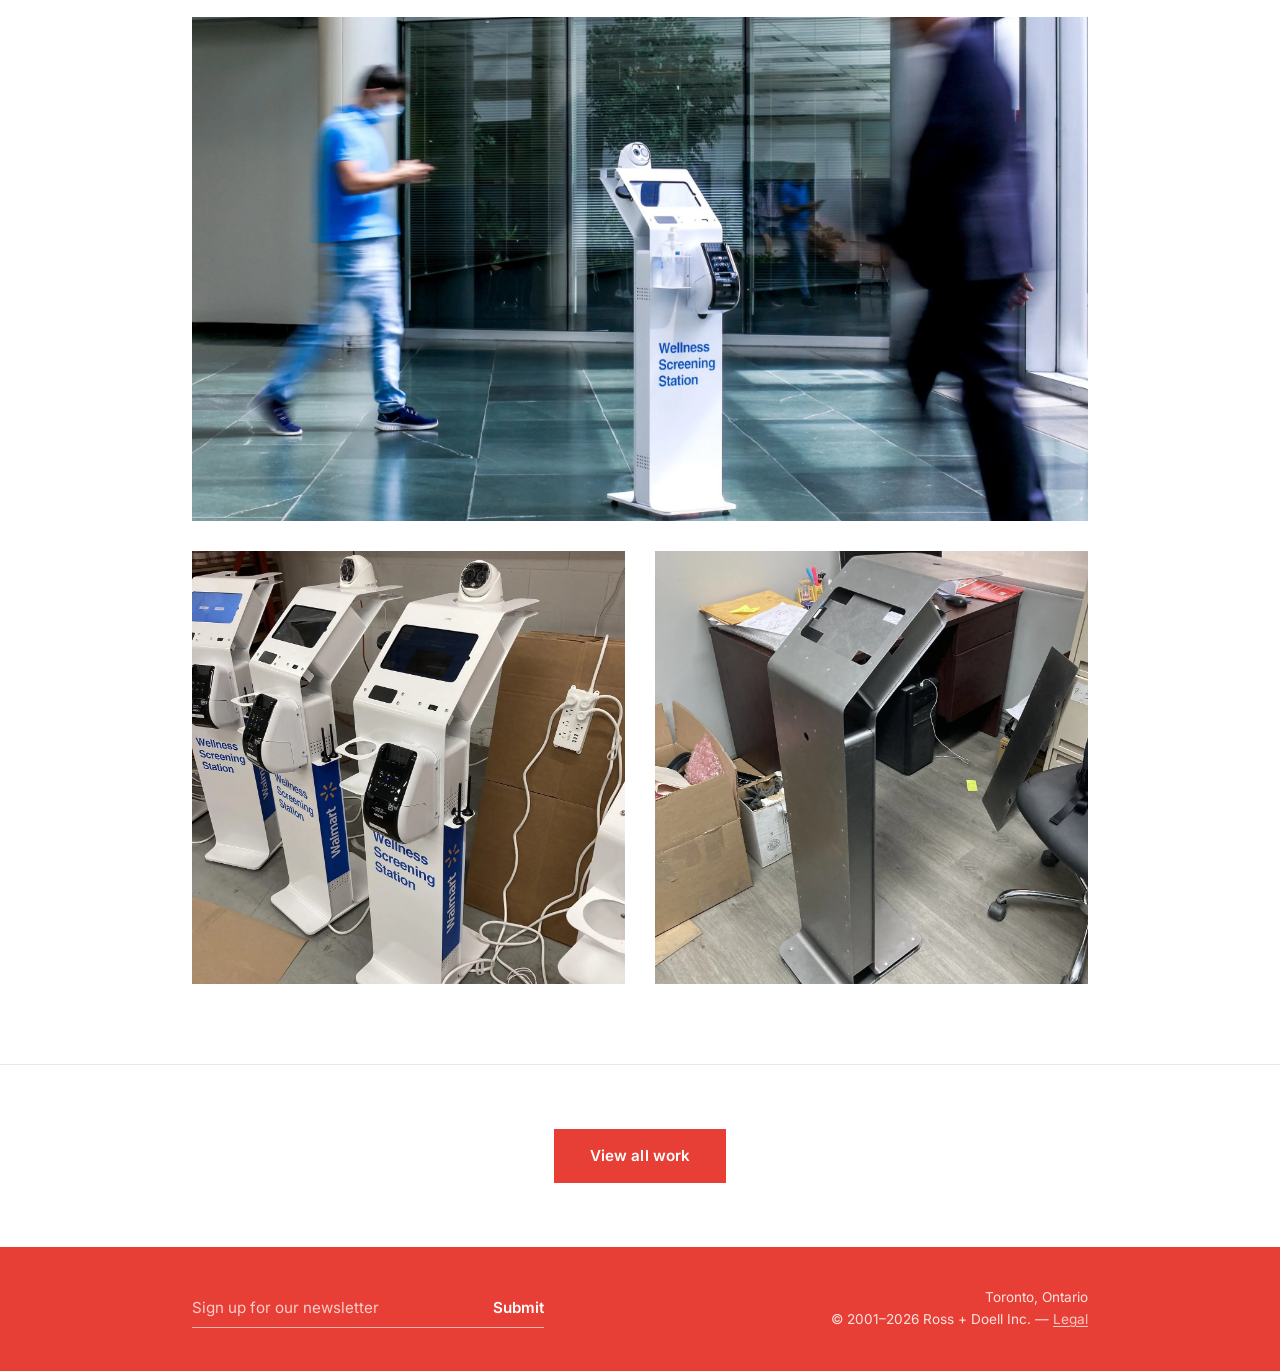
<file: wellness-screening-station.html>
<!doctype html>
<html lang="en">
<head>
<meta charset="utf-8">
<meta name="viewport" content="width=device-width, initial-scale=1">
<title>Wellness Screening Station — Ross + Doell</title>
<meta name="description" content="Wellness Screening Station for Eaigle — a self-serve kiosk for fast, contactless health checks.">
<link rel="icon" href="favicon.svg" type="image/svg+xml">
<link rel="icon" href="favicon.ico" sizes="any">
<link rel="apple-touch-icon" href="apple-touch-icon.png">
<link rel="canonical" href="https://rossdoell.com/wellness-screening-station.html">
<meta property="og:type" content="website">
<meta property="og:site_name" content="Ross + Doell">
<meta property="og:title" content="Wellness Screening Station — Ross + Doell">
<meta property="og:description" content="Wellness Screening Station for Eaigle — a self-serve kiosk for fast, contactless health checks.">
<meta property="og:url" content="https://rossdoell.com/wellness-screening-station.html">
<meta property="og:image" content="https://rossdoell.com/images/og-image.jpg">
<meta property="og:image:width" content="1200">
<meta property="og:image:height" content="630">
<meta property="og:image:alt" content="Toronto skyline with the words Design it here. Build it there.">
<meta name="twitter:card" content="summary_large_image">
<link rel="stylesheet" href="styles.css">
<link rel="stylesheet" href="project.css">
<link rel="preconnect" href="https://fonts.googleapis.com">
<link rel="preconnect" href="https://fonts.gstatic.com" crossorigin>
<link rel="stylesheet" href="https://fonts.googleapis.com/css2?family=Inter:wght@100..900&display=swap">
<style>
  /* hero — a light studio sweep: KioskHero is a transparent
     render (kiosk plus its soft floor shadow), so it sits on white fading
     to a soft grey at the floor, with a faint glow behind the kiosk (fixed
     colours, not --paper, so it reads the same in dark mode). The render
     is sized by height, not width, since the kiosk is tall and narrow: on
     phones the wide, mostly-empty canvas just overflows and crops at the
     sides instead of shrinking the kiosk down to a sliver. The motto is
     in dark ink at the bottom, clear of the kiosk. */
  .project-hero{
    position:relative; height:calc(100vh - 120px); min-height:26rem; overflow:hidden;
    border-top:1px solid var(--line);
    background:
      radial-gradient(ellipse 55% 50% at 50% 42%, rgba(255,255,255,.9), rgba(255,255,255,0) 70%),
      linear-gradient(to bottom, #ffffff 0%, #f1f1f2 45%, #c9cacd 100%);
    display:flex; align-items:center; justify-content:center;
    padding-bottom:7rem; /* lifts the kiosk clear of the motto below it */
  }
  .project-hero img{ height:82%; width:auto; max-width:none; flex:none; display:block; }
  .project-motto{
    position:absolute; inset:0; z-index:1;
    display:flex; align-items:flex-end; justify-content:center;
    padding:2rem; padding-bottom:3rem; text-align:center;
  }
  .project-motto h1{
    color:rgba(0,0,0,.6); /* matches the company name heading below (light-mode --text-60), fixed since the hero stays light in dark mode */
    font-size:clamp(1.5rem, 1.05rem + 2.6vw, 3rem); font-weight:600;
    letter-spacing:-0.01em; line-height:1.15; max-width:18ch; text-wrap:balance;
  }
  .scroll-cue{
    position:absolute; left:50%; bottom:2rem; z-index:1;
    transform:translateX(-50%); color:#231F20; opacity:.6;
    animation:scrollCueBob 2s ease-in-out infinite;
  }

  /* two square photos side by side (stacked on phones) in place of the
     auto-advancing carousel the other project pages use */
  .photo-pair{ margin-top:1.875rem; display:grid; grid-template-columns:1fr 1fr; gap:1.875rem; }
  @media (max-width:800px){ .photo-pair{ grid-template-columns:1fr; } }
  .photo-pair-item{ aspect-ratio:1/1; overflow:hidden; background:var(--line); }
  .photo-pair-item img{ width:100%; height:100%; object-fit:cover; display:block; }

</style>
</head>
<body>

<header>
  <div class="wrap nav">
    <a class="brand" href="index.html" aria-label="Ross + Doell home">
      <svg viewBox="122 38 96 42" role="img" aria-hidden="true">
        <path fill-rule="evenodd" d="M 212.31 42.16 L 205.78 47.99 L 205.78 53.48 L 178.71 53.48 L 178.71 75.14 L 198.56 75.14 L 205.78 69.69 L 205.78 75.14 L 212.31 75.14 Z M 185.32 58.95 L 205.78 58.95 L 205.78 69.69 L 185.32 69.69 Z M 126.00 53.48 L 126.00 75.14 L 132.61 75.14 L 132.61 58.95 L 146.31 58.95 L 153.52 53.48 Z M 159.44 55.66 L 159.44 62.22 L 152.02 62.22 L 152.02 66.78 L 159.44 66.78 C 159.44 66.78 159.45 72.35 159.45 72.96 L 164.80 72.96 C 164.80 72.35 164.79 66.78 164.79 66.78 L 172.23 66.78 L 172.23 62.22 L 164.79 62.22 L 164.79 55.66 Z"/>
      </svg>
    </a>
    <nav class="links" aria-label="Primary">
      <a href="work.html" class="current">Work</a>
      <a href="contact.html">Contact</a>
    </nav>
    <button class="menu-toggle" id="menu-toggle" type="button" aria-label="Open menu" aria-expanded="false" aria-controls="mobile-nav">
      <span></span><span></span><span></span>
    </button>
  </div>
</header>

<div class="mobile-nav" id="mobile-nav" hidden>
  <button class="mobile-nav-close" id="mobile-nav-close" type="button" aria-label="Close menu">
    <svg viewBox="0 0 24 24" fill="none" stroke="currentColor" stroke-width="2" aria-hidden="true"><path d="M6 6l12 12M18 6L6 18"/></svg>
  </button>
  <nav class="mobile-nav-links" aria-label="Primary"></nav>
</div>

<main>
  <div class="project-hero">
    <img src="images/kiosk/hero.webp" alt="Eaigle Wellness Screening Station kiosk, product render">
    <div class="project-motto">
      <h1>A checkup, at the front door.</h1>
    </div>
    <div class="scroll-cue" aria-hidden="true">
      <svg viewBox="0 0 24 24" fill="none" stroke="currentColor" stroke-width="2"><path d="M6 9l6 6 6-6"/></svg>
    </div>
  </div>

  <div class="wrap project-intro">
    <div class="project-intro-inner">
      <h2>Eaigle</h2>
      <p>The Wellness Screening Station gives Eaigle a self-serve kiosk for fast, contactless health checks at building entrances. We took it from concept generation and rendering through rapid prototyping, industrial design, and full mechanical layout, then managed vendor selection and pilot-production liaison.</p>
      <p>The housing is powder-coated steel, built with sheet metal manufacturing for the durability needed at an entrance handling constant foot traffic. Deployed during COVID, the station screens each visitor with a temperature check, proof-of-vaccination scan, and mask detection before granting entry. The design goal throughout was to make something that read as confident and reassuring, not clinical or intimidating.</p>
    </div>
  </div>

  <div class="wrap project-gallery">
    <div class="gallery-wide">
      <div class="wide-shot"><img src="images/kiosk/wide1.webp" alt="Wellness Screening Station in a building lobby as people walk past" loading="lazy"></div>
    </div>

    <div class="photo-pair">
      <div class="photo-pair-item"><img src="images/kiosk/k1.webp" alt="A row of finished Wellness Screening Stations lined up before deployment" loading="lazy"></div>
      <div class="photo-pair-item"><img src="images/kiosk/k2.webp" alt="Bare sheet-metal prototype of the kiosk housing" loading="lazy"></div>
    </div>
  </div>

  <div class="wrap project-cta">
    <a class="btn-primary" href="work.html">View all work</a>
  </div>
</main>

<footer>
  <div class="wrap foot-row">
    <div class="foot-news">
      <form class="news-form" id="news-form" novalidate>
        <label class="news-label" for="news-email">Sign up for our newsletter</label>
        <input class="news-input" id="news-email" name="email" type="email" autocomplete="email" placeholder="Sign up for our newsletter" required>
        <button class="news-submit" type="submit">Submit</button>
      </form>
      <p class="news-status" id="news-status" role="status" aria-live="polite"></p>
    </div>
    <div class="foot-meta">
      Toronto, Ontario<br>
      © 2001–2026 Ross + Doell Inc. — <a href="legal.html">Legal</a>
    </div>
  </div>
</footer>

<script src="header-scroll.js"></script>
<script src="mobile-menu.js"></script>
<script src="newsletter.js"></script>
</body>
</html>
</file>
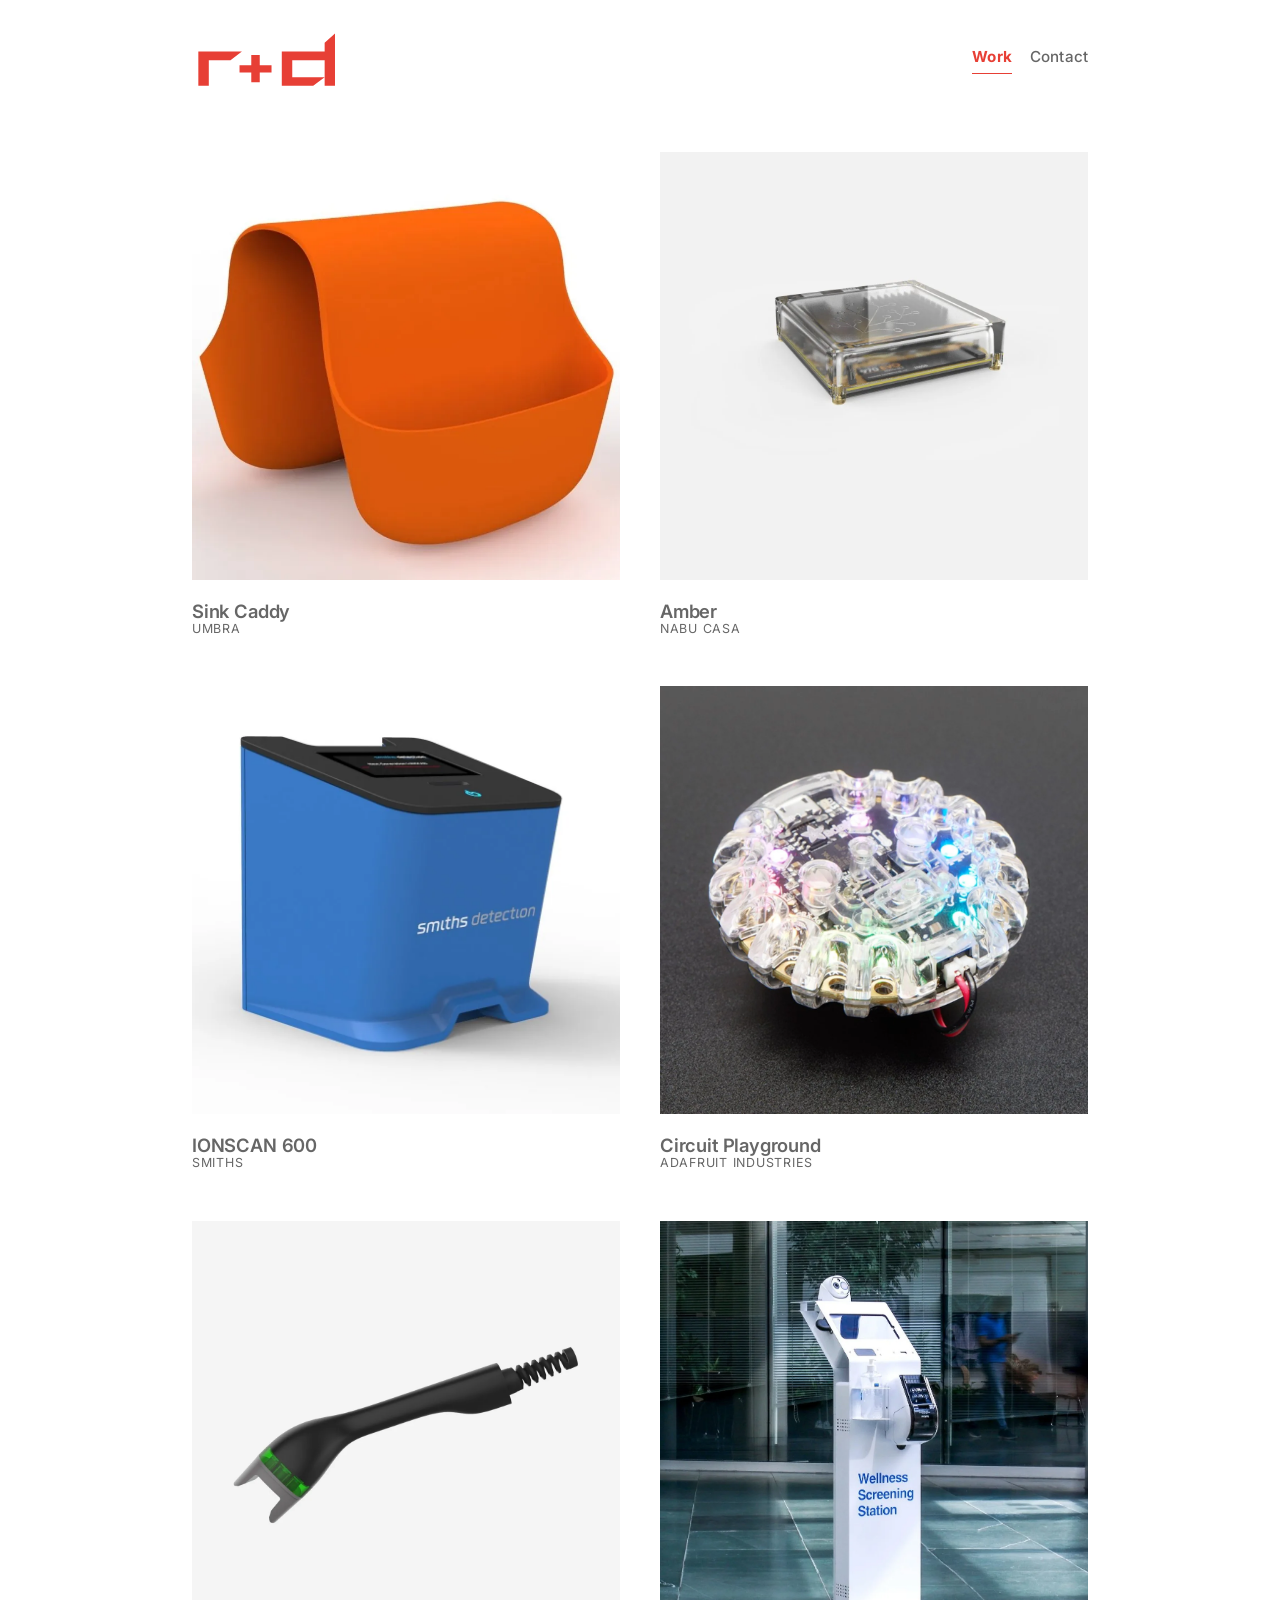
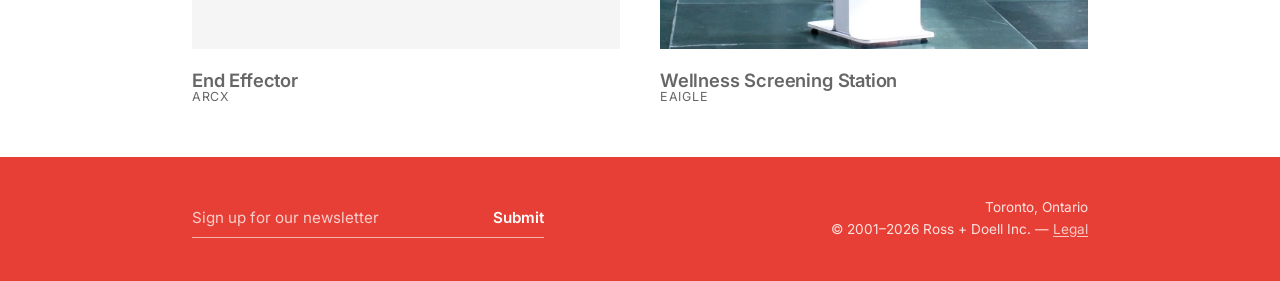
<file: work.html>
<!doctype html>
<html lang="en">
<head>
<meta charset="utf-8">
<meta name="viewport" content="width=device-width, initial-scale=1">
<title>Work — Ross + Doell</title>
<meta name="description" content="Selected product design projects.">
<link rel="icon" href="favicon.svg" type="image/svg+xml">
<link rel="icon" href="favicon.ico" sizes="any">
<link rel="apple-touch-icon" href="apple-touch-icon.png">
<link rel="canonical" href="https://rossdoell.com/work.html">
<meta property="og:type" content="website">
<meta property="og:site_name" content="Ross + Doell">
<meta property="og:title" content="Work — Ross + Doell">
<meta property="og:description" content="Selected product design projects.">
<meta property="og:url" content="https://rossdoell.com/work.html">
<meta property="og:image" content="https://rossdoell.com/images/og-image.jpg">
<meta property="og:image:width" content="1200">
<meta property="og:image:height" content="630">
<meta property="og:image:alt" content="Toronto skyline with the words Design it here. Build it there.">
<meta name="twitter:card" content="summary_large_image">
<link rel="stylesheet" href="styles.css">
<link rel="preconnect" href="https://fonts.googleapis.com">
<link rel="preconnect" href="https://fonts.gstatic.com" crossorigin>
<link rel="stylesheet" href="https://fonts.googleapis.com/css2?family=Inter:wght@100..900&display=swap">
<style>
  :root{ --text-80:rgba(0,0,0,.6); }
  @media (prefers-color-scheme:dark){
    :root:not([data-theme="light"]){ --text-80:rgba(242,241,241,1); }
  }
  :root[data-theme="dark"]{ --text-80:rgba(242,241,241,1); }

  .gallery{ padding-block:2rem 3.125rem; }
  .gallery-grid{ display:grid; grid-template-columns:repeat(2, 1fr); gap:3rem 2.5rem; }
  @media (max-width:700px){ .gallery-grid{ grid-template-columns:1fr; gap:2.5rem; } }

  .tile{ display:block; text-decoration:none; background:var(--paper); }
  .tile:focus-visible{ outline:2px solid var(--red); outline-offset:-2px; }
  .tile-media{
    position:relative; overflow:hidden; background:var(--line); aspect-ratio:1/1;
    container-type:inline-size;
  }
  .tile-media img{ position:absolute; inset:0; width:100%; height:100%; object-fit:cover; transition:transform .5s ease; }
  .tile:hover .tile-media img{ transform:scale(1.04); }

  .tile-hover{
    position:absolute; inset:0; display:flex; align-items:center; padding:2rem;
    background:linear-gradient(to right, rgba(15,13,14,.6), rgba(15,13,14,.15) 70%, transparent);
    opacity:0; transition:opacity .3s ease;
  }
  .tile:hover .tile-hover, .tile:focus-visible .tile-hover{ opacity:1; }
  .tile-hover-inner{ border-left:2px solid var(--red); padding-left:1.25rem; max-width:34ch; }
  .tile-hover-inner p{ color:#fff; font-size:clamp(1rem, 7cqw, 1.6rem); line-height:1.09; }

  .tile-caption{ padding:1.5rem 0 0; }
  .tile-caption .name{ font-weight:600; font-size:1.15rem; line-height:.85; letter-spacing:-0.01em; color:var(--text-80); }
  .tile-caption .company{ margin-top:0; font-size:.78rem; letter-spacing:.06em; text-transform:uppercase; color:var(--text-80); }
</style>
</head>
<body>

<header>
  <div class="wrap nav">
    <a class="brand" href="index.html" aria-label="Ross + Doell home">
      <svg viewBox="122 38 96 42" role="img" aria-hidden="true">
        <path fill-rule="evenodd" d="M 212.31 42.16 L 205.78 47.99 L 205.78 53.48 L 178.71 53.48 L 178.71 75.14 L 198.56 75.14 L 205.78 69.69 L 205.78 75.14 L 212.31 75.14 Z M 185.32 58.95 L 205.78 58.95 L 205.78 69.69 L 185.32 69.69 Z M 126.00 53.48 L 126.00 75.14 L 132.61 75.14 L 132.61 58.95 L 146.31 58.95 L 153.52 53.48 Z M 159.44 55.66 L 159.44 62.22 L 152.02 62.22 L 152.02 66.78 L 159.44 66.78 C 159.44 66.78 159.45 72.35 159.45 72.96 L 164.80 72.96 C 164.80 72.35 164.79 66.78 164.79 66.78 L 172.23 66.78 L 172.23 62.22 L 164.79 62.22 L 164.79 55.66 Z"/>
      </svg>
    </a>
    <nav class="links" aria-label="Primary">
      <a href="work.html" class="current">Work</a>
      <a href="contact.html">Contact</a>
    </nav>
    <button class="menu-toggle" id="menu-toggle" type="button" aria-label="Open menu" aria-expanded="false" aria-controls="mobile-nav">
      <span></span><span></span><span></span>
    </button>
  </div>
</header>

<div class="mobile-nav" id="mobile-nav" hidden>
  <button class="mobile-nav-close" id="mobile-nav-close" type="button" aria-label="Close menu">
    <svg viewBox="0 0 24 24" fill="none" stroke="currentColor" stroke-width="2" aria-hidden="true"><path d="M6 6l12 12M18 6L6 18"/></svg>
  </button>
  <nav class="mobile-nav-links" aria-label="Primary"></nav>
</div>

<main>

  <div class="wrap">
  <div class="gallery">

    <div class="gallery-grid">
      <a class="tile" href="sink-caddy.html">
        <div class="tile-media">
          <img src="images/tiles/sink-caddy.webp" alt="Orange Umbra Sink Caddy, product render" loading="lazy">
          <div class="tile-hover">
            <div class="tile-hover-inner">
              <p>A sculpted sink caddy that turns everyday dish tools into a clean, considered counter object.</p>
            </div>
          </div>
        </div>
        <div class="tile-caption">
          <div class="name">Sink Caddy</div>
          <div class="company">Umbra</div>
        </div>
      </a>
      <a class="tile" href="amber.html">
        <div class="tile-media">
          <img src="images/tiles/amber.webp" alt="Amber, a clear polycarbonate smart home hub enclosure, product render" loading="lazy">
          <div class="tile-hover">
            <div class="tile-hover-inner">
              <p>A clear, injection-moulded enclosure for an open-source smart home hub.</p>
            </div>
          </div>
        </div>
        <div class="tile-caption">
          <div class="name">Amber</div>
          <div class="company">Nabu Casa</div>
        </div>
      </a>
      <a class="tile" href="ionscan-600.html">
        <div class="tile-media">
          <img src="images/tiles/ionscan-600.webp" alt="IONSCAN 600 trace detector in Smiths Detection blue, product render" loading="lazy">
          <div class="tile-hover">
            <div class="tile-hover-inner">
              <p>A handheld trace detector redesigned for faster response and easier field use in security screening.</p>
            </div>
          </div>
        </div>
        <div class="tile-caption">
          <div class="name">IONSCAN 600</div>
          <div class="company">Smiths</div>
        </div>
      </a>
      <a class="tile" href="circuit-playground.html">
        <div class="tile-media">
          <img src="images/tiles/circuit-playground.webp" alt="Circuit Playground in its clear enclosure with its LEDs lit" loading="lazy">
          <div class="tile-hover">
            <div class="tile-hover-inner">
              <p>A learn-to-code electronics board designed to make hardware approachable.</p>
            </div>
          </div>
        </div>
        <div class="tile-caption">
          <div class="name">Circuit Playground</div>
          <div class="company">Adafruit Industries</div>
        </div>
      </a>
      <a class="tile" href="wand.html">
        <div class="tile-media">
          <img src="images/tiles/end-effector.webp" alt="End Effector assembly-line diagnostic tool, product render" loading="lazy">
          <div class="tile-hover">
            <div class="tile-hover-inner">
              <p>A handheld diagnostic tool for verifying connections on an assembly line without damaging pins.</p>
            </div>
          </div>
        </div>
        <div class="tile-caption">
          <div class="name">End Effector</div>
          <div class="company">ARCX</div>
        </div>
      </a>
      <a class="tile" href="wellness-screening-station.html">
        <div class="tile-media">
          <img src="images/tiles/kiosk.webp" alt="Wellness Screening Station kiosk in a building lobby" loading="lazy">
          <div class="tile-hover">
            <div class="tile-hover-inner">
              <p>A self-serve kiosk for fast, contactless health screening at building entrances.</p>
            </div>
          </div>
        </div>
        <div class="tile-caption">
          <div class="name">Wellness Screening Station</div>
          <div class="company">Eaigle</div>
        </div>
      </a>
    </div>

  </div>
  </div>
</main>

<footer>
  <div class="wrap foot-row">
    <div class="foot-news">
      <form class="news-form" id="news-form" novalidate>
        <label class="news-label" for="news-email">Sign up for our newsletter</label>
        <input class="news-input" id="news-email" name="email" type="email" autocomplete="email" placeholder="Sign up for our newsletter" required>
        <button class="news-submit" type="submit">Submit</button>
      </form>
      <p class="news-status" id="news-status" role="status" aria-live="polite"></p>
    </div>
    <div class="foot-meta">
      Toronto, Ontario<br>
      © 2001–2026 Ross + Doell Inc. — <a href="legal.html">Legal</a>
    </div>
  </div>
</footer>

<script src="header-scroll.js"></script>
<script src="mobile-menu.js"></script>
<script src="newsletter.js"></script>
</body>
</html>
</file>
<file: styles.css>
:root{
  --ink:#231F20;
  --paper:#FFFFFF;
  --line:rgba(35,31,32,.10);
  --red:#E73F35;
  --red-deep:#C22E26;
  --muted:#6B6A6D;
  --text-60:rgba(0,0,0,.6);

  --font:'Inter','Helvetica Neue',Helvetica,Arial,sans-serif;
  --max:1800px;
  --header-h:120px;
  /* fluid side margin: holds at 12rem down to ~1100px, narrows continuously
     to 1.5rem by ~400px, instead of jumping between two fixed values */
  --wrap-pad: clamp(1.5rem, 24vw - 4.5rem, 12rem);
  --hamburger:rgba(0,0,0,.8);
  color-scheme: light;
}

@media (prefers-color-scheme: dark){
  :root:not([data-theme="light"]){
    --ink:#F2F1F1;
    --paper:#141314;
    --line:rgba(242,241,241,.12);
    --muted:#9C9A9D;
    --red-deep:#FF5B4E;
    --text-60:rgba(242,241,241,1);
    --hamburger:#fff;
    color-scheme: dark;
  }
}
:root[data-theme="dark"]{
  --ink:#F2F1F1;
  --paper:#141314;
  --line:rgba(242,241,241,.12);
  --muted:#9C9A9D;
  --red-deep:#FF5B4E;
  --text-60:rgba(242,241,241,1);
  --hamburger:#fff;
  color-scheme: dark;
}

*{box-sizing:border-box;}
body{
  margin:0;
  background:var(--paper);
  color:var(--ink);
  font-family:var(--font);
  line-height:1.5;
  -webkit-font-smoothing:antialiased;
  min-height:100vh;
  display:flex;
  flex-direction:column;
}
img{max-width:100%;display:block;}
a{color:inherit;}
p{margin:0;}
.wrap{max-width:var(--max);margin:0 auto;padding-inline:var(--wrap-pad);}

/* header */
main{ padding-top:120px; flex:1 1 auto; }
header{
  position:fixed; top:0; left:0; right:0; z-index:40;
  background:color-mix(in srgb, var(--paper) 90%, transparent);
  backdrop-filter:blur(8px);
  transition:transform .3s ease;
}
header.header-hidden{ transform:translateY(-100%); }
.nav{ display:flex; align-items:center; justify-content:space-between; height:120px; }
.brand{ display:flex; align-items:center; text-decoration:none; }
.brand svg{ width:152px; height:auto; }
.brand path{ fill:var(--red); }
nav.links{ display:flex; align-items:center; gap:1.125rem; }
nav.links a{
  text-decoration:none; font-size:.95rem; font-weight:500;
  color:var(--text-60); letter-spacing:.01em;
  padding-bottom:.3rem;
  border-bottom:1px solid transparent;
  transition:color .2s ease, border-color .2s ease;
}
nav.links a:hover{ color:var(--red); }
nav.links a.current{ font-weight:700; color:var(--red); border-bottom-color:currentColor; }

/* hamburger toggle — hidden until the links row no longer has room */
.menu-toggle{
  display:none; flex-direction:column; justify-content:center; align-items:flex-end;
  gap:5px; width:28px; height:22px; padding:0; margin:0;
  border:none; background:none; cursor:pointer;
}
.menu-toggle span{ display:block; width:100%; height:2px; background:var(--hamburger); border-radius:1px; transition:background .2s ease; }
.menu-toggle:hover span{ background:var(--red); }

/* full-page mobile menu */
.mobile-nav{
  position:fixed; inset:0; z-index:200;
  background:var(--red); color:#fff;
  display:flex; flex-direction:column; align-items:center; justify-content:center;
}
.mobile-nav[hidden]{ display:none; }
.mobile-nav-close{
  position:absolute; top:2.25rem; right:2.25rem;
  width:32px; height:32px; padding:0; border:none; background:none; color:#fff; cursor:pointer;
}
.mobile-nav-close svg{ width:100%; height:100%; }
.mobile-nav-links{ display:flex; flex-direction:column; align-items:center; gap:2.25rem; }
.mobile-nav-links a{
  text-decoration:none; color:#fff; opacity:.85;
  font-size:clamp(1.75rem, 4vw + 1rem, 2.75rem); font-weight:600; letter-spacing:-0.01em;
  transition:opacity .25s ease, transform .25s ease;
}
.mobile-nav-links a:hover, .mobile-nav-links a.current{ opacity:1; text-decoration:underline; text-underline-offset:8px; }
.mobile-nav-links a:hover{ transform:translateX(10px); }

@media (max-width:560px){
  nav.links{ display:none; }
  .menu-toggle{ display:flex; }
}

/* footer */
footer{ background:var(--red); padding-block:2.5rem; color:#fff; flex:0 0 auto; }
.foot-row{ display:flex; justify-content:space-between; align-items:center; gap:1.5rem; flex-wrap:wrap; }
.foot-meta{ margin-left:auto; font-size:.85rem; color:#fff; opacity:.85; text-align:right; line-height:1.6; }
.foot-meta a{ color:#fff; text-decoration:underline; text-underline-offset:2px; opacity:.85; }
.foot-meta a:hover{ opacity:1; }
/* newsletter signup: a compact underlined line (placeholder left, plain
   Submit right), sitting at the left of the footer row across from the
   location/copyright block. The status line hangs below it without adding
   height, so the two sides stay vertically centred on each other. */
.foot-news{ position:relative; width:min(100%, 22rem); margin-right:auto; }
.news-form{
  display:flex; align-items:center; gap:1rem;
  border-bottom:1px solid rgba(255,255,255,.6);
  transition:border-color .2s ease;
}
.news-form:focus-within{ border-color:#fff; }
.news-label{ position:absolute; width:1px; height:1px; overflow:hidden; clip:rect(0 0 0 0); white-space:nowrap; }
.news-input{
  flex:1 1 auto; min-width:0;
  font:inherit; font-size:.95rem; color:#fff;
  background:transparent; border:none; padding:.45rem 0; outline:none;
}
.news-input::placeholder{ color:rgba(255,255,255,.75); }
.news-submit{
  flex:0 0 auto; background:none; border:none; padding:.45rem 0; cursor:pointer;
  font:inherit; font-size:.95rem; font-weight:600; color:#fff;
  transition:opacity .2s ease;
}
.news-submit:hover{ opacity:.75; }
.news-submit:disabled{ opacity:.5; cursor:default; }
.news-submit:focus-visible{ outline:2px solid #fff; outline-offset:4px; }
.news-status{ position:absolute; top:100%; left:0; right:0; margin-top:.4rem; font-size:.8rem; line-height:1.4; color:#fff; }
.news-status:empty{ display:none; }
.news-status a{ color:#fff; text-decoration:underline; text-underline-offset:2px; }

@media (max-width:640px){
  .foot-row{ flex-direction:column; align-items:flex-start; }
  .foot-meta{ text-align:left; margin-left:0; }
  .news-status{ position:static; }
}

@media (prefers-reduced-motion: reduce){
  *{ transition:none !important; animation-duration:0.01ms !important; animation-iteration-count:1 !important; }
}
</file>
<file: project.css>
/* Shared layout for the case-study pages (hero scroll cue, intro, gallery,
   photo carousel, and the closing call to action). Each page keeps only its
   own hero and photo treatments inline. */

.scroll-cue svg{ width:22px; height:22px; display:block; }
@keyframes scrollCueBob{ 0%,100%{ transform:translate(-50%,0); } 50%{ transform:translate(-50%,8px); } }
@media (prefers-reduced-motion: reduce){ .scroll-cue{ animation:none; } }
.project-intro{ border-top:1px solid var(--line); padding-block:5rem; text-align:center; }
.project-intro-inner{ max-width:60ch; margin-inline:auto; }
.project-intro h2{
  font-size:clamp(1.4rem, 1.15rem + 1vw, 1.75rem); font-weight:600; letter-spacing:-0.01em;
  color:var(--text-60); margin-bottom:1.25rem;
}
.project-intro p{ font-size:1.1rem; line-height:1.75; color:var(--muted); }
.project-intro p + p{ margin-top:1.25rem; }
.project-gallery{ border-top:1px solid var(--line); padding-block:5rem; }
.gallery-wide{ display:grid; gap:1.875rem; }
.project-cta{
  border-top:1px solid var(--line); padding-block:4rem;
  display:flex; justify-content:center;
}
.btn-primary{
  display:inline-block; background:var(--red); color:#fff; text-decoration:none;
  font-weight:600; font-size:.95rem; letter-spacing:.01em;
  padding:1rem 2.25rem; transition:background .2s ease;
}
.btn-primary:hover{ background:var(--red-deep); }

/* default photo frames: wide shots are 16:9 and photos fill their frame;
   pages with transparent renders override these to sit them on a backdrop */
.wide-shot{ aspect-ratio:16/9; overflow:hidden; background:var(--line); }
.wide-shot img{ width:100%; height:100%; object-fit:cover; display:block; }
.carousel-photo{ width:100%; height:100%; overflow:hidden; background:var(--line); }
.carousel-photo img{ width:100%; height:100%; object-fit:cover; display:block; }

/* photo carousel (pages with a .carousel-track) */
.gallery-pillars{ margin-top:1.875rem; }
.carousel-wrap{ overflow:hidden; }
.carousel-track{ display:flex; gap:1.875rem; transition:transform .7s cubic-bezier(.65,0,.35,1); }
.carousel-slot{ flex:0 0 calc(50% - .9375rem); aspect-ratio:1/1; }
@media (max-width:800px){ .carousel-slot{ flex-basis:100%; } }
</file>
